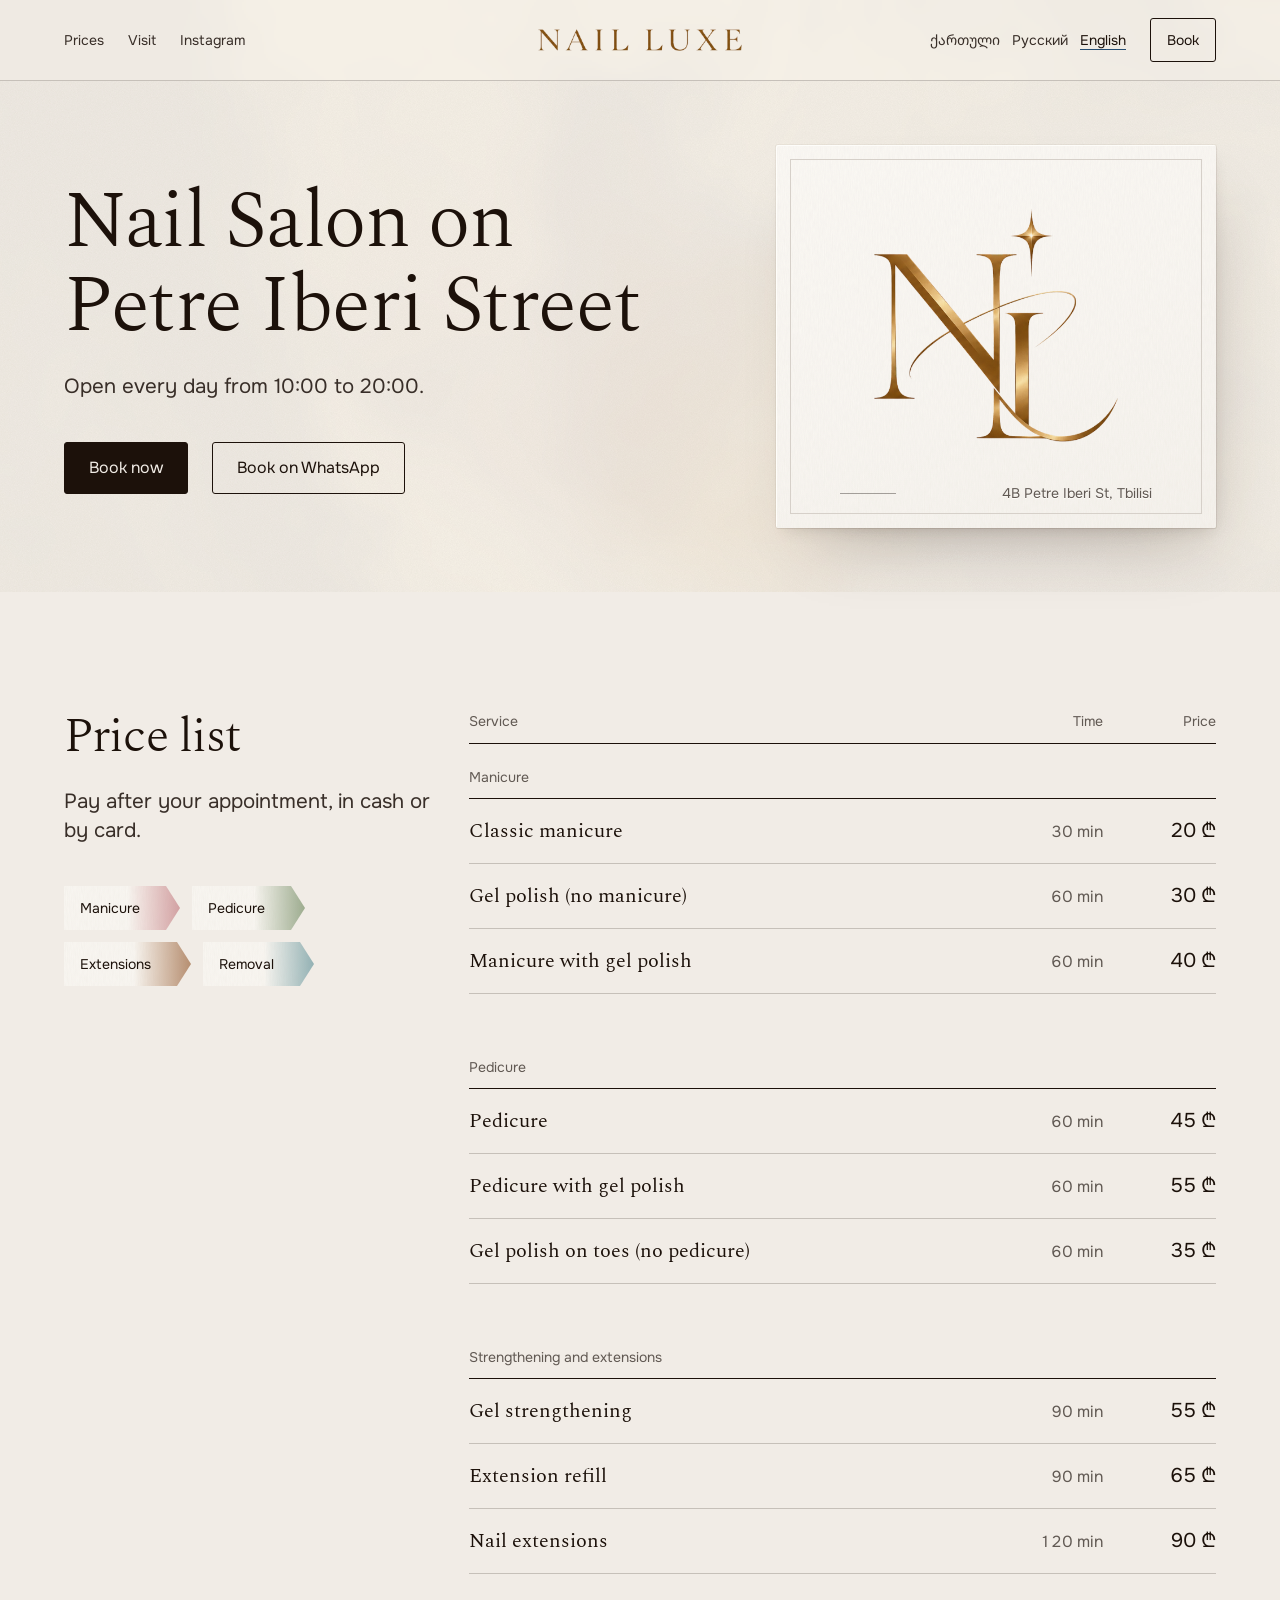
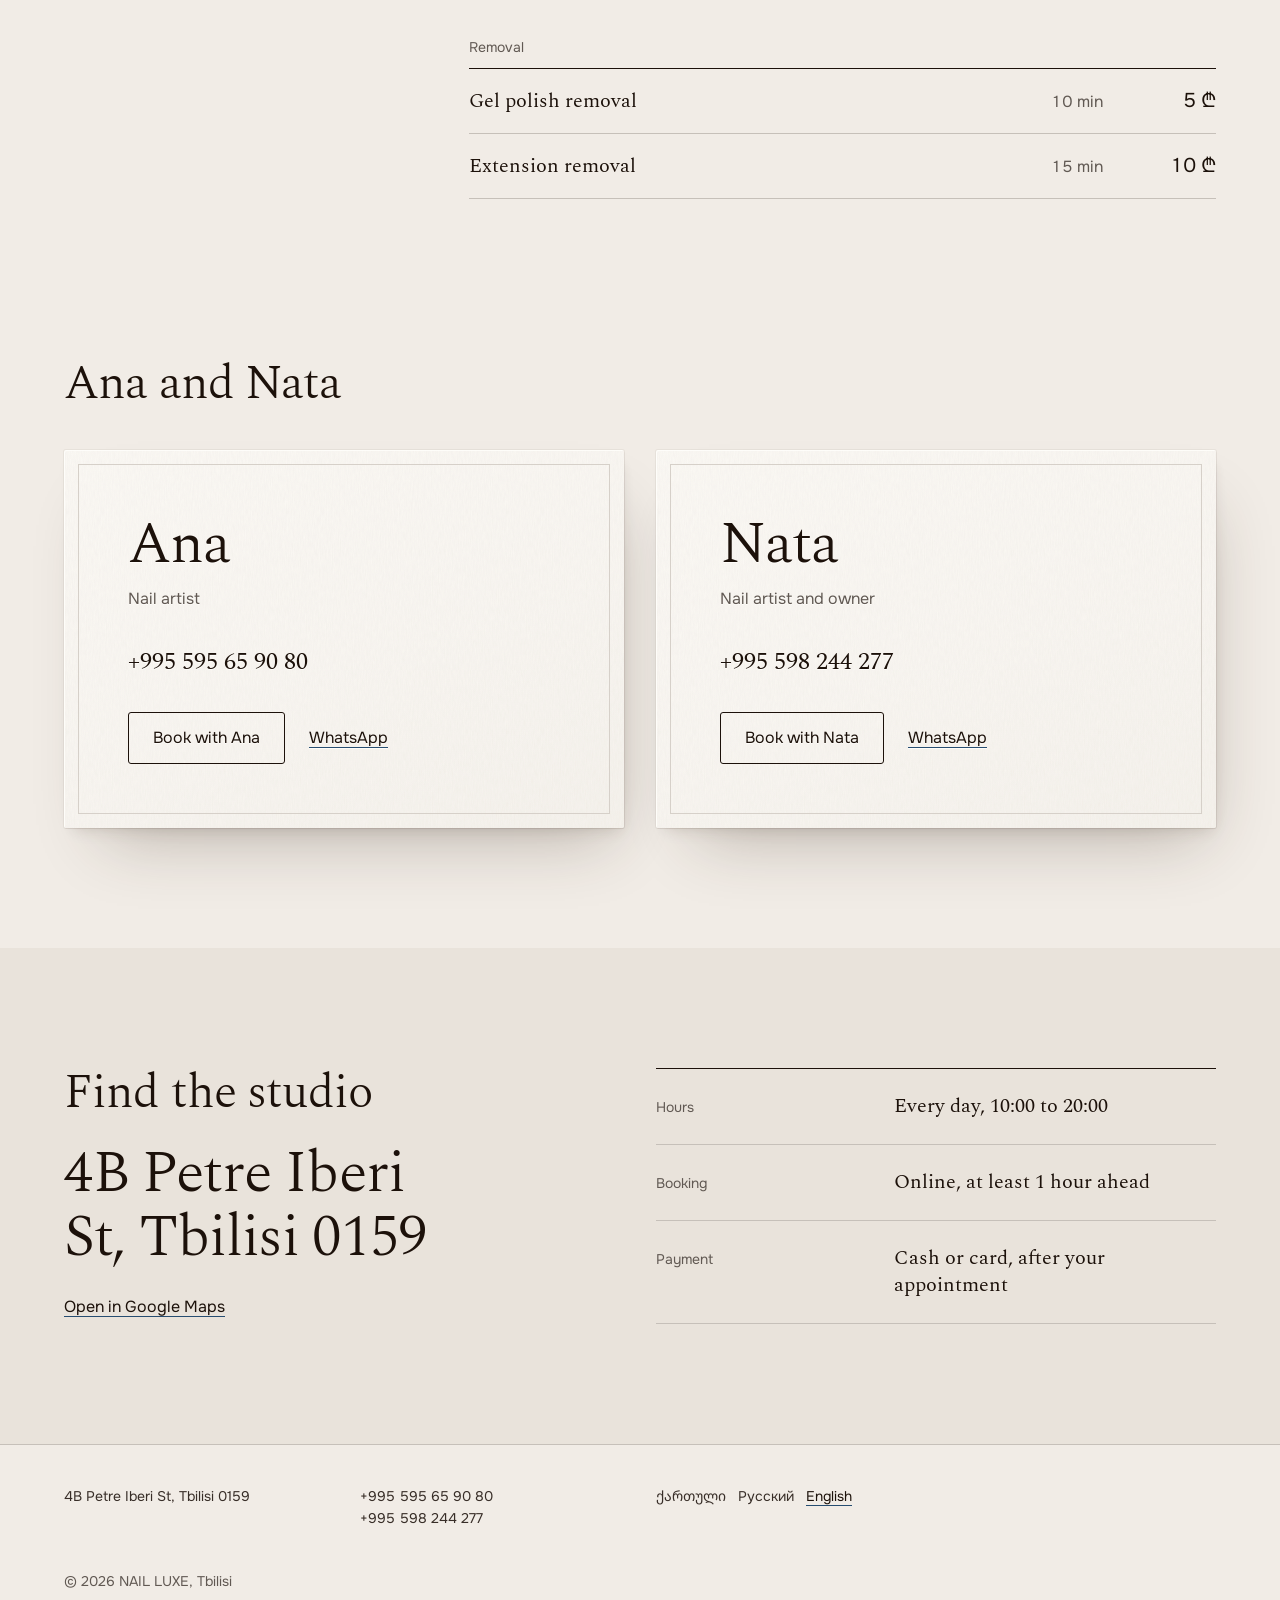
<file: site/index.html>
<!doctype html>
<html lang="ka">
<head>
<meta charset="utf-8">
<meta name="viewport" content="width=device-width, initial-scale=1">
<title>NAIL LUXE</title>
<link rel="canonical" href="https://kunstkameranika.github.io/nail_luxe/ka/">
<link rel="alternate" hreflang="ka" href="https://kunstkameranika.github.io/nail_luxe/ka/">
<link rel="alternate" hreflang="ru" href="https://kunstkameranika.github.io/nail_luxe/ru/">
<link rel="alternate" hreflang="en" href="https://kunstkameranika.github.io/nail_luxe/en/">
<link rel="alternate" hreflang="x-default" href="https://kunstkameranika.github.io/nail_luxe/">
<link rel="icon" href="assets/brand/icon-32.png" sizes="32x32">
<script>
(function () {
  var langs = ["ka","ru","en"], pick = "ka";
  var prefs = navigator.languages || [navigator.language || ""];
  for (var i = 0; i < prefs.length; i++) { var p = String(prefs[i]).slice(0, 2).toLowerCase(); if (langs.indexOf(p) > -1) { pick = p; break; } }
  location.replace(pick + "/");
})();
</script>
<style>body{font:16px/1.5 system-ui,sans-serif;margin:2rem}</style>
</head>
<body>
<p><a href="ka/">ქართული</a><br><a href="ru/">Русский</a><br><a href="en/">English</a></p>
</body>
</html>
</file>
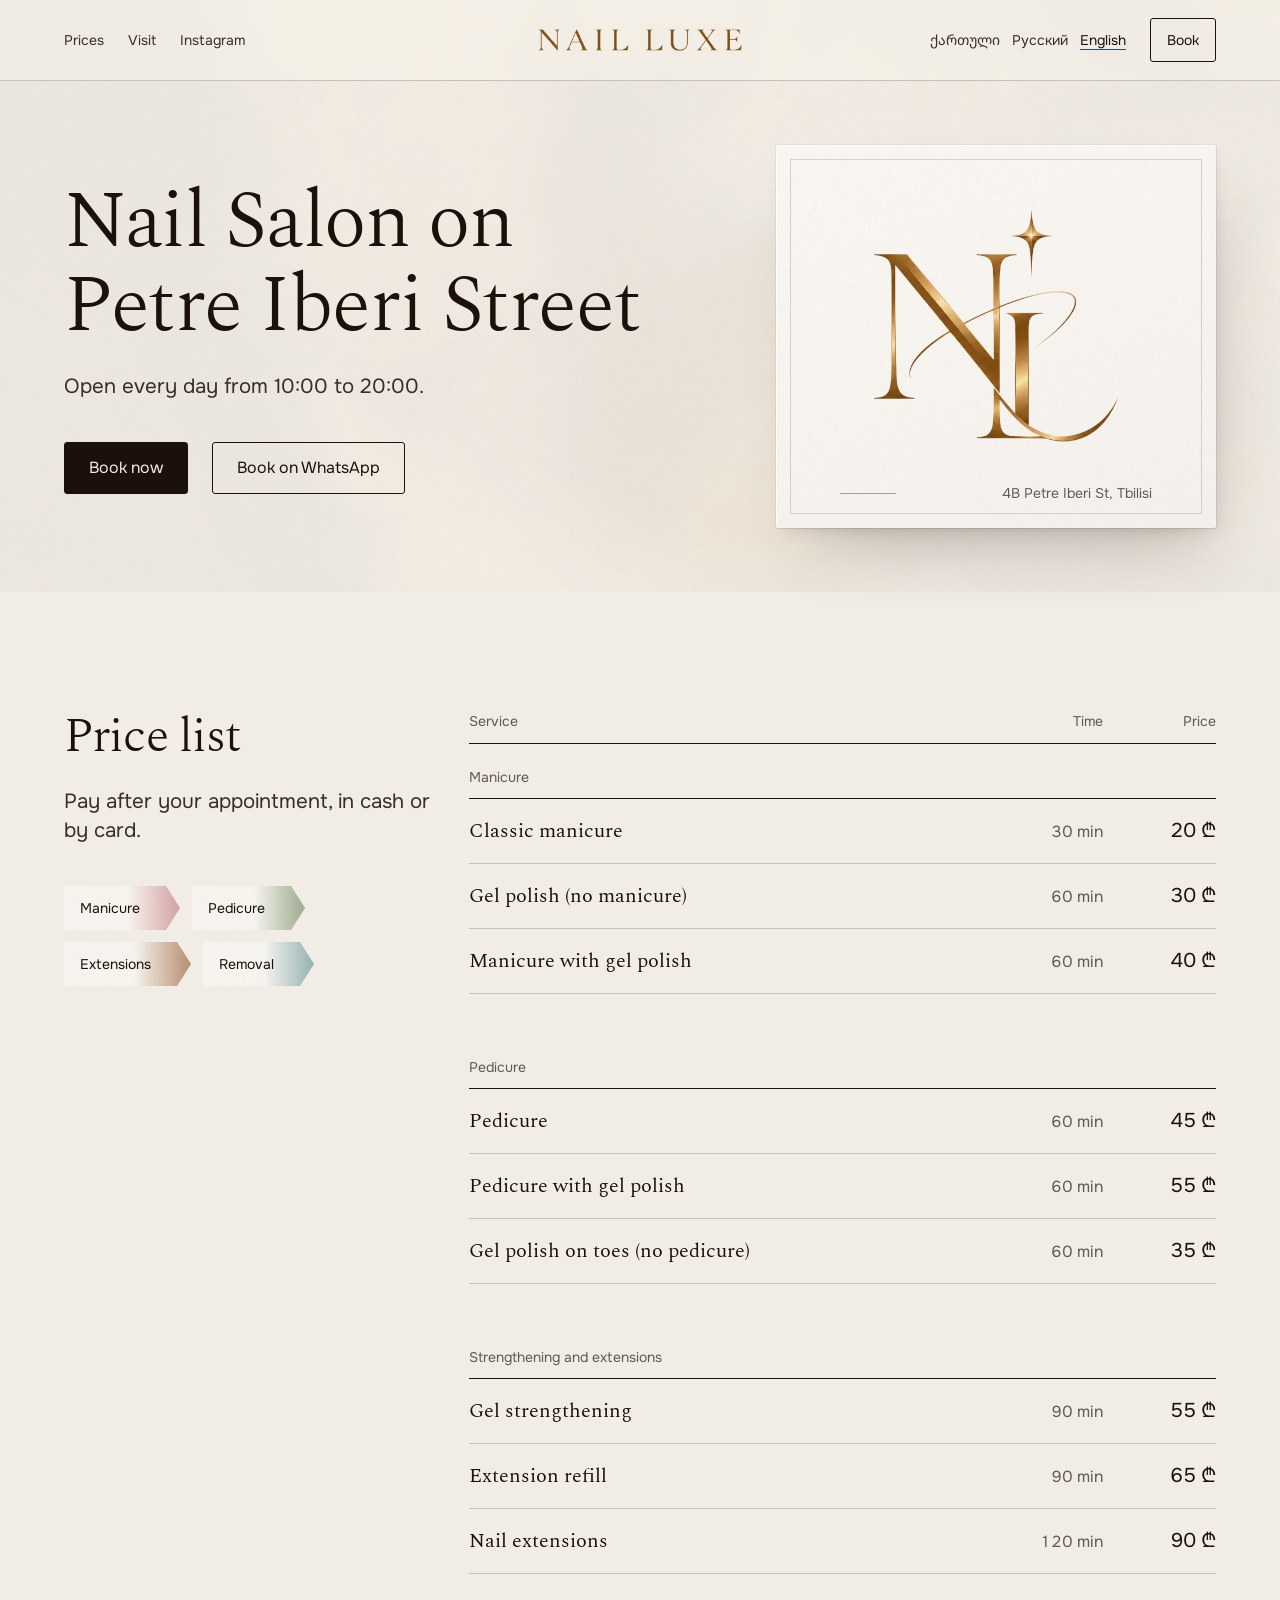
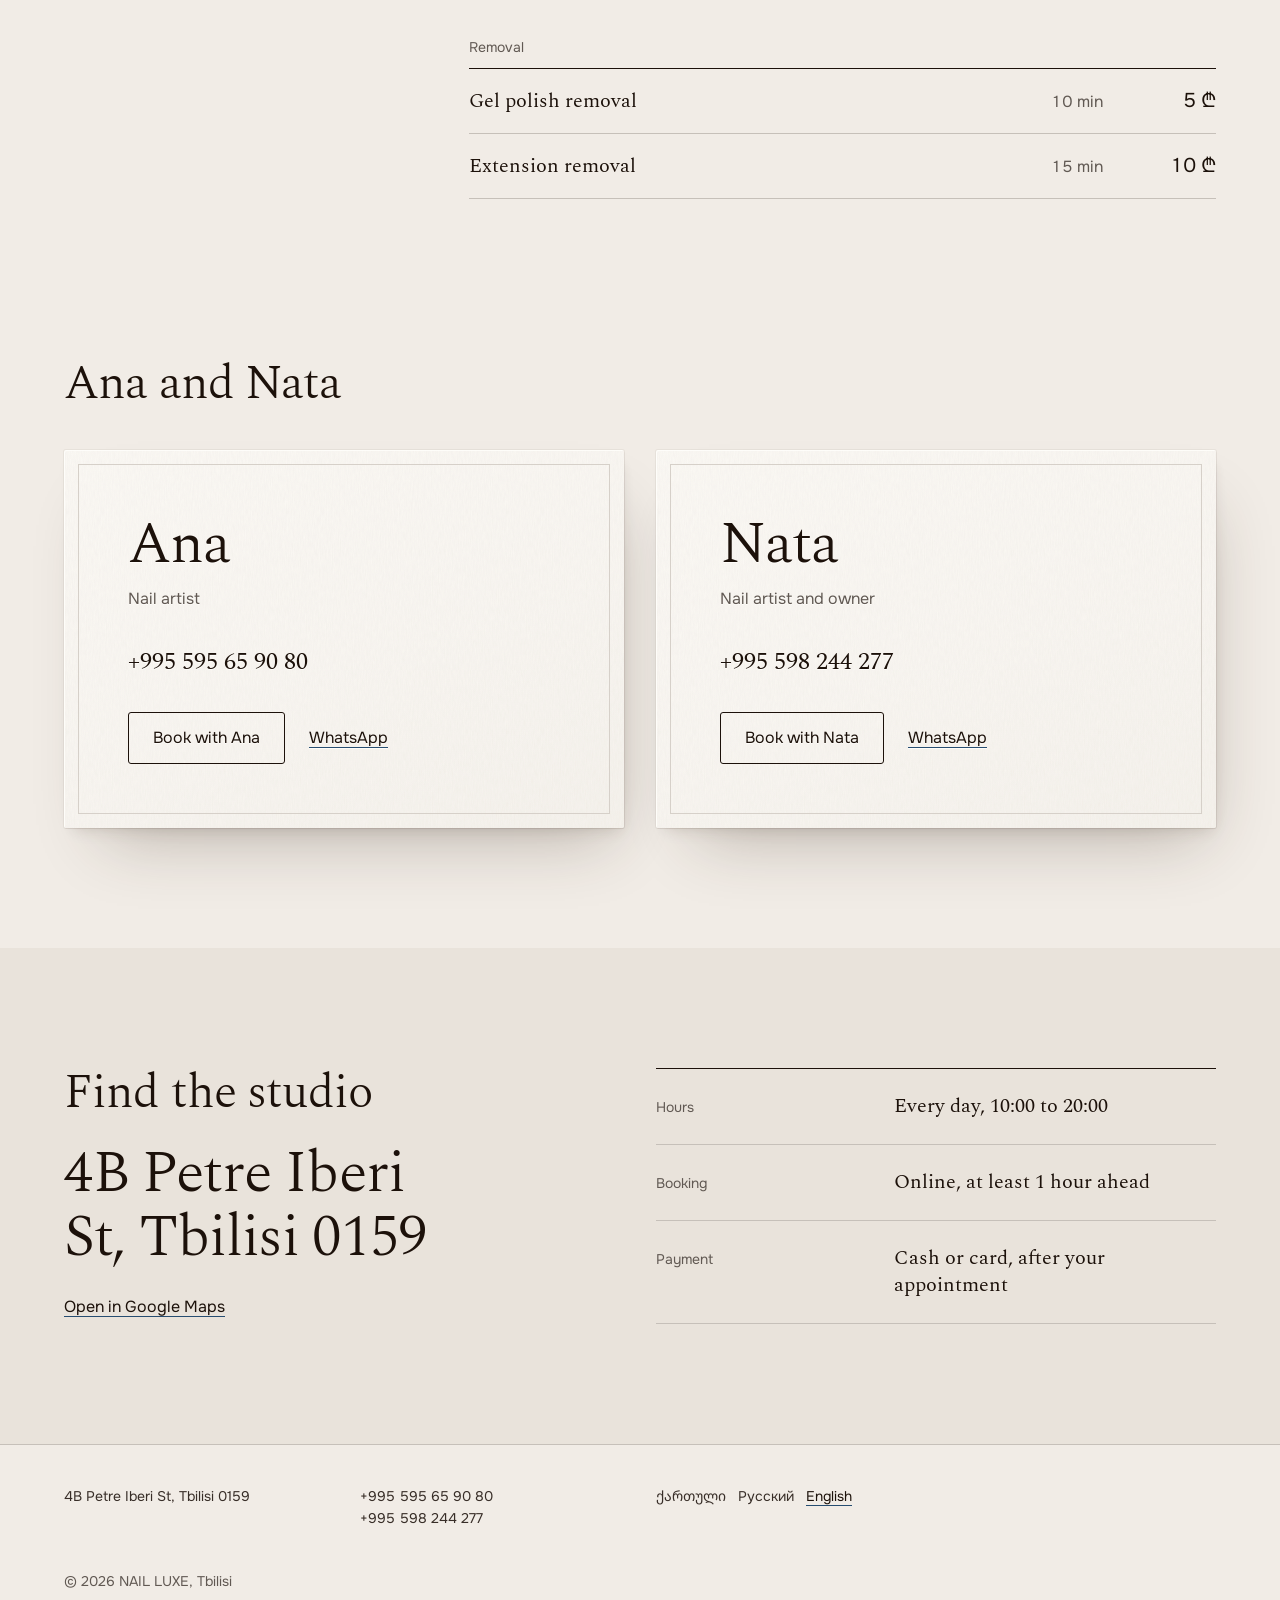
<file: site/en/index.html>
<!doctype html>
<html lang="en">
<head>
<meta charset="utf-8">
<meta name="viewport" content="width=device-width, initial-scale=1, viewport-fit=cover">
<title>NAIL LUXE: manicure and pedicure in Tbilisi</title>
<meta name="description" content="Manicure, pedicure, gel polish and nail extensions at 4B Petre Iberi St, Tbilisi. Open every day 10:00–20:00. Book online.">
<link rel="canonical" href="https://kunstkameranika.github.io/nail_luxe/en/">
<link rel="alternate" hreflang="ka" href="https://kunstkameranika.github.io/nail_luxe/ka/">
<link rel="alternate" hreflang="ru" href="https://kunstkameranika.github.io/nail_luxe/ru/">
<link rel="alternate" hreflang="en" href="https://kunstkameranika.github.io/nail_luxe/en/">
<link rel="alternate" hreflang="x-default" href="https://kunstkameranika.github.io/nail_luxe/">
<meta property="og:type" content="website">
<meta property="og:title" content="NAIL LUXE: manicure and pedicure in Tbilisi">
<meta property="og:description" content="Manicure, pedicure, gel polish and nail extensions at 4B Petre Iberi St, Tbilisi. Open every day 10:00–20:00. Book online.">
<meta property="og:image" content="https://kunstkameranika.github.io/nail_luxe/assets/brand/icon-512.png">
<meta property="og:locale" content="en_US">
<meta name="theme-color" content="#efe9e2">
<link rel="icon" href="../assets/brand/icon-32.png" sizes="32x32">
<link rel="apple-touch-icon" href="../assets/brand/icon-180.png">
<link rel="preconnect" href="https://fonts.googleapis.com">
<link rel="preconnect" href="https://fonts.gstatic.com" crossorigin>
<link rel="stylesheet" href="https://fonts.googleapis.com/css2?family=Onest:wght@400&family=Spectral:wght@300;400&display=swap">
<link rel="stylesheet" href="https://fonts.googleapis.com/css2?family=Noto+Sans+Georgian:wght@400&text=%E1%83%A5%E1%83%90%E1%83%A0%E1%83%97%E1%83%A3%E1%83%9A%E1%83%98&display=swap">
<link rel="stylesheet" href="../assets/css/site.css">
<script type="application/ld+json">{"@context":"https://schema.org","@type":"NailSalon","name":"NAIL LUXE","url":"https://kunstkameranika.github.io/nail_luxe/en/","image":"https://kunstkameranika.github.io/nail_luxe/assets/brand/icon-512.png","telephone":"+995598244277","priceRange":"5–90 GEL","paymentAccepted":"Cash, Credit Card","currenciesAccepted":"GEL","address":{"@type":"PostalAddress","streetAddress":"4B Petre Iberi St","addressLocality":"Tbilisi","postalCode":"0159","addressCountry":"GE"},"openingHoursSpecification":[{"@type":"OpeningHoursSpecification","dayOfWeek":["Monday","Tuesday","Wednesday","Thursday","Friday","Saturday","Sunday"],"opens":"10:00","closes":"20:00"}]}</script>
</head>
<body class="lang-en">
<canvas class="air" aria-hidden="true"></canvas>
<header class="mast">
  <div class="container mast-row">
    <nav class="mast-links" aria-label="NAIL LUXE">
      <a href="#prices">Prices</a>
      <a href="#visit">Visit</a>
      <a href="#" data-pending="instagram">Instagram</a>
    </nav>
    <a class="mast-mark" href="./" aria-label="NAIL LUXE"><img src="../assets/brand/wordmark.webp" width="1291" height="139" alt="NAIL LUXE"></a>
    <div class="mast-end">
      <nav class="langs" aria-label="Language"><a href="../ka/" lang="ka" hreflang="ka">ქართული</a><a href="../ru/" lang="ru" hreflang="ru">Русский</a><a href="../en/" aria-current="page" lang="en">English</a></nav>
      <a class="btn btn--small" href="#" data-pending="fresha">Book</a>
    </div>
  </div>
</header>

<main>
  <section class="hero air-zone">
    <div class="container hero-grid">
      <div class="hero-text">
        <h1>Nail Salon on Petre Iberi Street</h1>
        <p class="lead">Open every day from 10:00 to 20:00.</p>
        <div class="hero-actions">
          <a class="btn btn--primary" href="#" data-pending="fresha">Book now</a>
          <a class="btn" href="https://wa.me/995598244277?text=Hello!%20I'd%20like%20to%20book%20at%20Nail%20Luxe." target="_blank" rel="noopener">Book on WhatsApp</a>
        </div>
      </div>
      <figure class="print stock">
        <img src="../assets/brand/monogram.webp" width="863" height="826" alt="NAIL LUXE" fetchpriority="high">
        <figcaption><span class="pencil" aria-hidden="true"></span>4B Petre Iberi St, Tbilisi</figcaption>
      </figure>
    </div>
  </section>

  <section class="prices" id="prices">
    <div class="container prices-grid">
      <div class="prices-head">
        <h2>Price list</h2>
        <p class="lead">Pay after your appointment, in cash or by card.</p>
        <div class="rail" aria-hidden="false"><a class="strip" href="#g-hands" style="--stain: var(--stain-1)">Manicure</a><a class="strip" href="#g-feet" style="--stain: var(--stain-2)">Pedicure</a><a class="strip" href="#g-build" style="--stain: var(--stain-3)">Extensions</a><a class="strip" href="#g-off" style="--stain: var(--stain-4)">Removal</a></div>
      </div>
      <table class="menu">
        <caption class="visually-hidden">Price list</caption>
        <thead><tr><th scope="col">Service</th><th scope="col" class="num">Time</th><th scope="col" class="num">Price</th></tr></thead>
      <tbody id="g-hands">
        <tr class="group"><th scope="rowgroup" colspan="3">Manicure</th></tr>
        <tr><th scope="row">Classic manicure</th><td class="num">30 min</td><td class="num price">20 ₾</td></tr>
        <tr><th scope="row">Gel polish (no manicure)</th><td class="num">60 min</td><td class="num price">30 ₾</td></tr>
        <tr><th scope="row">Manicure with gel polish</th><td class="num">60 min</td><td class="num price">40 ₾</td></tr>
      </tbody>
      <tbody id="g-feet">
        <tr class="group"><th scope="rowgroup" colspan="3">Pedicure</th></tr>
        <tr><th scope="row">Pedicure</th><td class="num">60 min</td><td class="num price">45 ₾</td></tr>
        <tr><th scope="row">Pedicure with gel polish</th><td class="num">60 min</td><td class="num price">55 ₾</td></tr>
        <tr><th scope="row">Gel polish on toes (no pedicure)</th><td class="num">60 min</td><td class="num price">35 ₾</td></tr>
      </tbody>
      <tbody id="g-build">
        <tr class="group"><th scope="rowgroup" colspan="3">Strengthening and extensions</th></tr>
        <tr><th scope="row">Gel strengthening</th><td class="num">90 min</td><td class="num price">55 ₾</td></tr>
        <tr><th scope="row">Extension refill</th><td class="num">90 min</td><td class="num price">65 ₾</td></tr>
        <tr><th scope="row">Nail extensions</th><td class="num">120 min</td><td class="num price">90 ₾</td></tr>
      </tbody>
      <tbody id="g-off">
        <tr class="group"><th scope="rowgroup" colspan="3">Removal</th></tr>
        <tr><th scope="row">Gel polish removal</th><td class="num">10 min</td><td class="num price">5 ₾</td></tr>
        <tr><th scope="row">Extension removal</th><td class="num">15 min</td><td class="num price">10 ₾</td></tr>
      </tbody>
      </table>
    </div>
  </section>

  <section class="artists" id="artists">
    <div class="container">
      <h2 class="artists-head">Ana and Nata</h2>
      <div class="artist-grid">
      <article class="artist stock">
        <h3>Ana</h3>
        <p class="role">Nail artist</p>
        <p class="phone"><a href="tel:+995595659080">+995 595 65 90 80</a></p>
        <div class="artist-actions">
          <a class="btn" href="#" data-pending="fresha">Book with Ana</a>
          <a class="link" href="https://wa.me/995595659080?text=Hello!%20I'd%20like%20to%20book%20at%20Nail%20Luxe." target="_blank" rel="noopener">WhatsApp</a>
        </div>
      </article>
      <article class="artist stock">
        <h3>Nata</h3>
        <p class="role">Nail artist and owner</p>
        <p class="phone"><a href="tel:+995598244277">+995 598 244 277</a></p>
        <div class="artist-actions">
          <a class="btn" href="#" data-pending="fresha">Book with Nata</a>
          <a class="link" href="https://wa.me/995598244277?text=Hello!%20I'd%20like%20to%20book%20at%20Nail%20Luxe." target="_blank" rel="noopener">WhatsApp</a>
        </div>
      </article>
      </div>
    </div>
  </section>

  <section class="visit" id="visit">
    <div class="container visit-grid">
      <div>
        <h2>Find the studio</h2>
        <p class="address">4B Petre Iberi St, Tbilisi 0159</p>
        <p><a class="link" href="https://www.google.com/maps/search/?api=1&amp;query=4B+Petre+Iberi+St,+Tbilisi+0159,+Georgia" target="_blank" rel="noopener">Open in Google Maps</a></p>
      </div>
      <dl class="ruled">
        <div><dt>Hours</dt><dd>Every day, 10:00 to 20:00</dd></div>
        <div><dt>Booking</dt><dd>Online, at least 1 hour ahead</dd></div>
        <div><dt>Payment</dt><dd>Cash or card, after your appointment</dd></div>
      </dl>
    </div>
  </section>

</main>

<footer class="foot">
  <div class="container">
    <div class="foot-row">
      <p>4B Petre Iberi St, Tbilisi 0159</p>
      <p><a href="tel:+995595659080">+995 595 65 90 80</a><br><a href="tel:+995598244277">+995 598 244 277</a></p>
      <nav class="langs" aria-label="Language"><a href="../ka/" lang="ka" hreflang="ka">ქართული</a><a href="../ru/" lang="ru" hreflang="ru">Русский</a><a href="../en/" aria-current="page" lang="en">English</a></nav>
      
    </div>
    <p class="legal">© 2026 NAIL LUXE, Tbilisi</p>
  </div>
</footer>
<script src="../assets/js/air.js" defer></script>
</body>
</html>
</file>
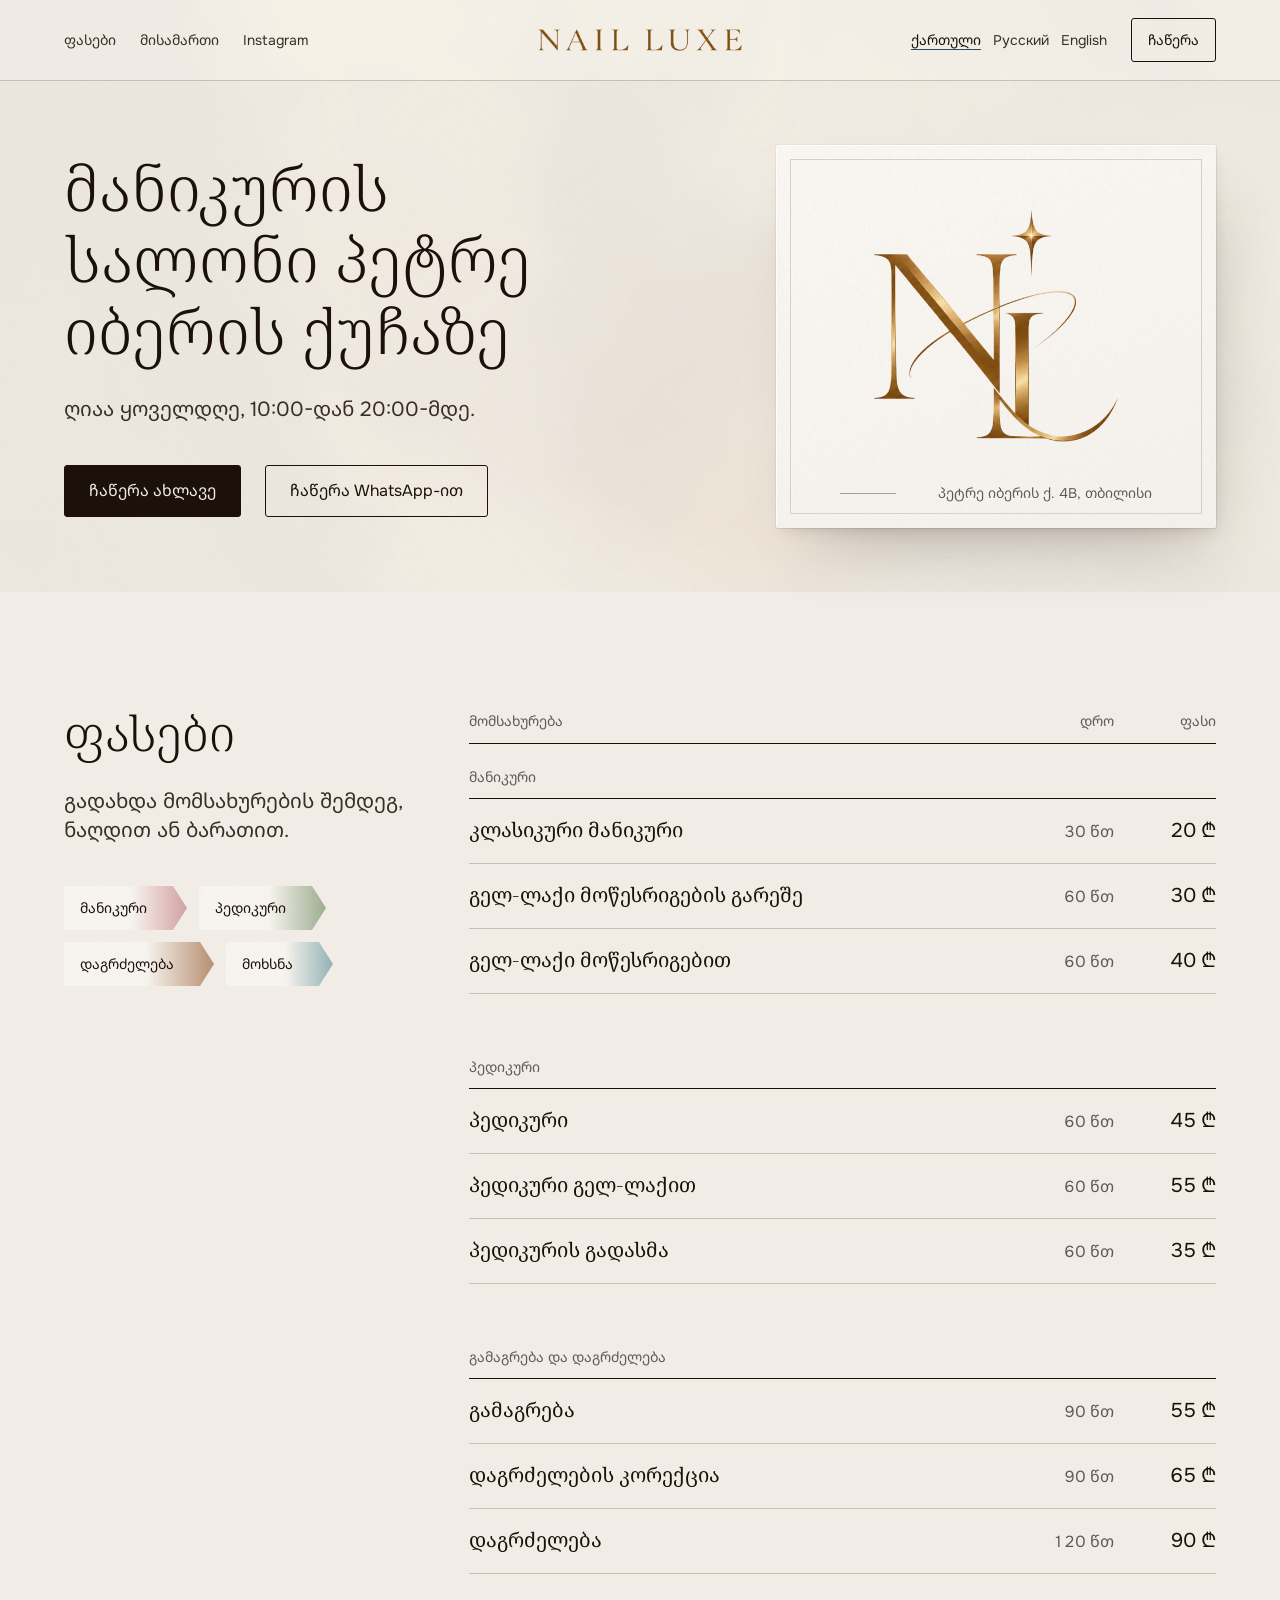
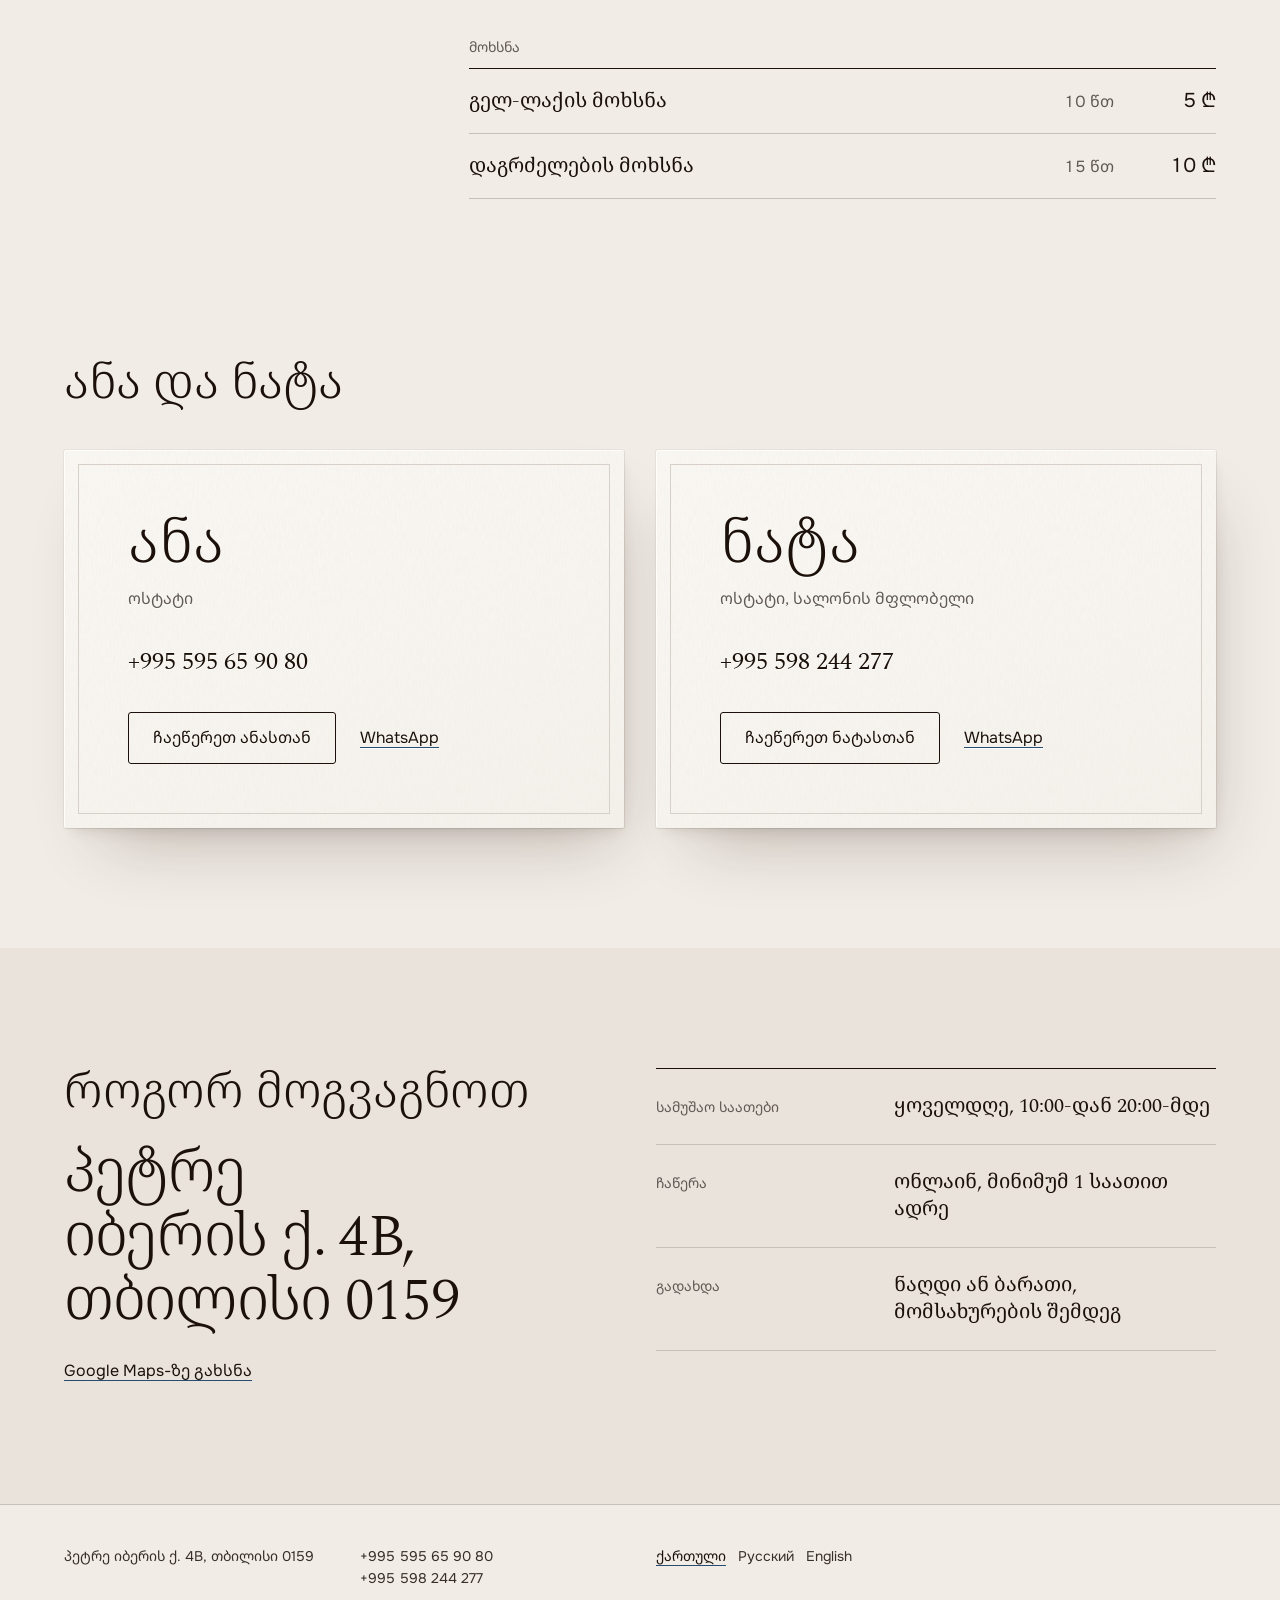
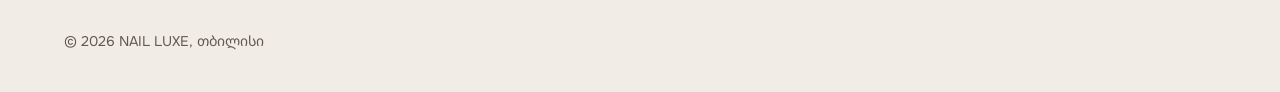
<file: site/ka/index.html>
<!doctype html>
<html lang="ka">
<head>
<meta charset="utf-8">
<meta name="viewport" content="width=device-width, initial-scale=1, viewport-fit=cover">
<title>NAIL LUXE: მანიკური და პედიკური თბილისში</title>
<meta name="description" content="მანიკური, პედიკური, გელ-ლაქი და დაგრძელება პეტრე იბერის ქ. 4B-ში, თბილისი. ყოველდღე 10:00–20:00. ონლაინ ჩაწერა.">
<link rel="canonical" href="https://kunstkameranika.github.io/nail_luxe/ka/">
<link rel="alternate" hreflang="ka" href="https://kunstkameranika.github.io/nail_luxe/ka/">
<link rel="alternate" hreflang="ru" href="https://kunstkameranika.github.io/nail_luxe/ru/">
<link rel="alternate" hreflang="en" href="https://kunstkameranika.github.io/nail_luxe/en/">
<link rel="alternate" hreflang="x-default" href="https://kunstkameranika.github.io/nail_luxe/">
<meta property="og:type" content="website">
<meta property="og:title" content="NAIL LUXE: მანიკური და პედიკური თბილისში">
<meta property="og:description" content="მანიკური, პედიკური, გელ-ლაქი და დაგრძელება პეტრე იბერის ქ. 4B-ში, თბილისი. ყოველდღე 10:00–20:00. ონლაინ ჩაწერა.">
<meta property="og:image" content="https://kunstkameranika.github.io/nail_luxe/assets/brand/icon-512.png">
<meta property="og:locale" content="ka_GE">
<meta name="theme-color" content="#efe9e2">
<link rel="icon" href="../assets/brand/icon-32.png" sizes="32x32">
<link rel="apple-touch-icon" href="../assets/brand/icon-180.png">
<link rel="preconnect" href="https://fonts.googleapis.com">
<link rel="preconnect" href="https://fonts.gstatic.com" crossorigin>
<link rel="stylesheet" href="https://fonts.googleapis.com/css2?family=Onest:wght@400&family=Spectral:wght@300;400&display=swap">
<link rel="stylesheet" href="https://fonts.googleapis.com/css2?family=Noto+Sans+Georgian:wght@400&family=Noto+Serif+Georgian:wght@300;400&display=swap">
<link rel="stylesheet" href="../assets/css/site.css">
<script type="application/ld+json">{"@context":"https://schema.org","@type":"NailSalon","name":"NAIL LUXE","url":"https://kunstkameranika.github.io/nail_luxe/ka/","image":"https://kunstkameranika.github.io/nail_luxe/assets/brand/icon-512.png","telephone":"+995598244277","priceRange":"5–90 GEL","paymentAccepted":"Cash, Credit Card","currenciesAccepted":"GEL","address":{"@type":"PostalAddress","streetAddress":"4B Petre Iberi St","addressLocality":"Tbilisi","postalCode":"0159","addressCountry":"GE"},"openingHoursSpecification":[{"@type":"OpeningHoursSpecification","dayOfWeek":["Monday","Tuesday","Wednesday","Thursday","Friday","Saturday","Sunday"],"opens":"10:00","closes":"20:00"}]}</script>
</head>
<body class="lang-ka">
<canvas class="air" aria-hidden="true"></canvas>
<header class="mast">
  <div class="container mast-row">
    <nav class="mast-links" aria-label="NAIL LUXE">
      <a href="#prices">ფასები</a>
      <a href="#visit">მისამართი</a>
      <a href="#" data-pending="instagram">Instagram</a>
    </nav>
    <a class="mast-mark" href="./" aria-label="NAIL LUXE"><img src="../assets/brand/wordmark.webp" width="1291" height="139" alt="NAIL LUXE"></a>
    <div class="mast-end">
      <nav class="langs" aria-label="ენა"><a href="../ka/" aria-current="page" lang="ka">ქართული</a><a href="../ru/" lang="ru" hreflang="ru">Русский</a><a href="../en/" lang="en" hreflang="en">English</a></nav>
      <a class="btn btn--small" href="#" data-pending="fresha">ჩაწერა</a>
    </div>
  </div>
</header>

<main>
  <section class="hero air-zone">
    <div class="container hero-grid">
      <div class="hero-text">
        <h1>მანიკურის სალონი პეტრე იბერის ქუჩაზე</h1>
        <p class="lead">ღიაა ყოველდღე, 10:00-დან 20:00-მდე.</p>
        <div class="hero-actions">
          <a class="btn btn--primary" href="#" data-pending="fresha">ჩაწერა ახლავე</a>
          <a class="btn" href="https://wa.me/995598244277?text=%E1%83%92%E1%83%90%E1%83%9B%E1%83%90%E1%83%A0%E1%83%AF%E1%83%9D%E1%83%91%E1%83%90!%20%E1%83%9B%E1%83%98%E1%83%9C%E1%83%93%E1%83%90%20%E1%83%A9%E1%83%90%E1%83%AC%E1%83%94%E1%83%A0%E1%83%90%20Nail%20Luxe-%E1%83%A8%E1%83%98." target="_blank" rel="noopener">ჩაწერა WhatsApp-ით</a>
        </div>
      </div>
      <figure class="print stock">
        <img src="../assets/brand/monogram.webp" width="863" height="826" alt="NAIL LUXE" fetchpriority="high">
        <figcaption><span class="pencil" aria-hidden="true"></span>პეტრე იბერის ქ. 4B, თბილისი</figcaption>
      </figure>
    </div>
  </section>

  <section class="prices" id="prices">
    <div class="container prices-grid">
      <div class="prices-head">
        <h2>ფასები</h2>
        <p class="lead">გადახდა მომსახურების შემდეგ, ნაღდით ან ბარათით.</p>
        <div class="rail" aria-hidden="false"><a class="strip" href="#g-hands" style="--stain: var(--stain-1)">მანიკური</a><a class="strip" href="#g-feet" style="--stain: var(--stain-2)">პედიკური</a><a class="strip" href="#g-build" style="--stain: var(--stain-3)">დაგრძელება</a><a class="strip" href="#g-off" style="--stain: var(--stain-4)">მოხსნა</a></div>
      </div>
      <table class="menu">
        <caption class="visually-hidden">ფასები</caption>
        <thead><tr><th scope="col">მომსახურება</th><th scope="col" class="num">დრო</th><th scope="col" class="num">ფასი</th></tr></thead>
      <tbody id="g-hands">
        <tr class="group"><th scope="rowgroup" colspan="3">მანიკური</th></tr>
        <tr><th scope="row">კლასიკური მანიკური</th><td class="num">30 წთ</td><td class="num price">20 ₾</td></tr>
        <tr><th scope="row">გელ-ლაქი მოწესრიგების გარეშე</th><td class="num">60 წთ</td><td class="num price">30 ₾</td></tr>
        <tr><th scope="row">გელ-ლაქი მოწესრიგებით</th><td class="num">60 წთ</td><td class="num price">40 ₾</td></tr>
      </tbody>
      <tbody id="g-feet">
        <tr class="group"><th scope="rowgroup" colspan="3">პედიკური</th></tr>
        <tr><th scope="row">პედიკური</th><td class="num">60 წთ</td><td class="num price">45 ₾</td></tr>
        <tr><th scope="row">პედიკური გელ-ლაქით</th><td class="num">60 წთ</td><td class="num price">55 ₾</td></tr>
        <tr><th scope="row">პედიკურის გადასმა</th><td class="num">60 წთ</td><td class="num price">35 ₾</td></tr>
      </tbody>
      <tbody id="g-build">
        <tr class="group"><th scope="rowgroup" colspan="3">გამაგრება და დაგრძელება</th></tr>
        <tr><th scope="row">გამაგრება</th><td class="num">90 წთ</td><td class="num price">55 ₾</td></tr>
        <tr><th scope="row">დაგრძელების კორექცია</th><td class="num">90 წთ</td><td class="num price">65 ₾</td></tr>
        <tr><th scope="row">დაგრძელება</th><td class="num">120 წთ</td><td class="num price">90 ₾</td></tr>
      </tbody>
      <tbody id="g-off">
        <tr class="group"><th scope="rowgroup" colspan="3">მოხსნა</th></tr>
        <tr><th scope="row">გელ-ლაქის მოხსნა</th><td class="num">10 წთ</td><td class="num price">5 ₾</td></tr>
        <tr><th scope="row">დაგრძელების მოხსნა</th><td class="num">15 წთ</td><td class="num price">10 ₾</td></tr>
      </tbody>
      </table>
    </div>
  </section>

  <section class="artists" id="artists">
    <div class="container">
      <h2 class="artists-head">ანა და ნატა</h2>
      <div class="artist-grid">
      <article class="artist stock">
        <h3>ანა</h3>
        <p class="role">ოსტატი</p>
        <p class="phone"><a href="tel:+995595659080">+995 595 65 90 80</a></p>
        <div class="artist-actions">
          <a class="btn" href="#" data-pending="fresha">ჩაეწერეთ ანასთან</a>
          <a class="link" href="https://wa.me/995595659080?text=%E1%83%92%E1%83%90%E1%83%9B%E1%83%90%E1%83%A0%E1%83%AF%E1%83%9D%E1%83%91%E1%83%90!%20%E1%83%9B%E1%83%98%E1%83%9C%E1%83%93%E1%83%90%20%E1%83%A9%E1%83%90%E1%83%AC%E1%83%94%E1%83%A0%E1%83%90%20Nail%20Luxe-%E1%83%A8%E1%83%98." target="_blank" rel="noopener">WhatsApp</a>
        </div>
      </article>
      <article class="artist stock">
        <h3>ნატა</h3>
        <p class="role">ოსტატი, სალონის მფლობელი</p>
        <p class="phone"><a href="tel:+995598244277">+995 598 244 277</a></p>
        <div class="artist-actions">
          <a class="btn" href="#" data-pending="fresha">ჩაეწერეთ ნატასთან</a>
          <a class="link" href="https://wa.me/995598244277?text=%E1%83%92%E1%83%90%E1%83%9B%E1%83%90%E1%83%A0%E1%83%AF%E1%83%9D%E1%83%91%E1%83%90!%20%E1%83%9B%E1%83%98%E1%83%9C%E1%83%93%E1%83%90%20%E1%83%A9%E1%83%90%E1%83%AC%E1%83%94%E1%83%A0%E1%83%90%20Nail%20Luxe-%E1%83%A8%E1%83%98." target="_blank" rel="noopener">WhatsApp</a>
        </div>
      </article>
      </div>
    </div>
  </section>

  <section class="visit" id="visit">
    <div class="container visit-grid">
      <div>
        <h2>როგორ მოგვაგნოთ</h2>
        <p class="address">პეტრე იბერის ქ. 4B, თბილისი 0159</p>
        <p><a class="link" href="https://www.google.com/maps/search/?api=1&amp;query=4B+Petre+Iberi+St,+Tbilisi+0159,+Georgia" target="_blank" rel="noopener">Google Maps-ზე გახსნა</a></p>
      </div>
      <dl class="ruled">
        <div><dt>სამუშაო საათები</dt><dd>ყოველდღე, 10:00-დან 20:00-მდე</dd></div>
        <div><dt>ჩაწერა</dt><dd>ონლაინ, მინიმუმ 1 საათით ადრე</dd></div>
        <div><dt>გადახდა</dt><dd>ნაღდი ან ბარათი, მომსახურების შემდეგ</dd></div>
      </dl>
    </div>
  </section>

</main>

<footer class="foot">
  <div class="container">
    <div class="foot-row">
      <p>პეტრე იბერის ქ. 4B, თბილისი 0159</p>
      <p><a href="tel:+995595659080">+995 595 65 90 80</a><br><a href="tel:+995598244277">+995 598 244 277</a></p>
      <nav class="langs" aria-label="ენა"><a href="../ka/" aria-current="page" lang="ka">ქართული</a><a href="../ru/" lang="ru" hreflang="ru">Русский</a><a href="../en/" lang="en" hreflang="en">English</a></nav>
      
    </div>
    <p class="legal">© 2026 NAIL LUXE, თბილისი</p>
  </div>
</footer>
<script src="../assets/js/air.js" defer></script>
</body>
</html>
</file>
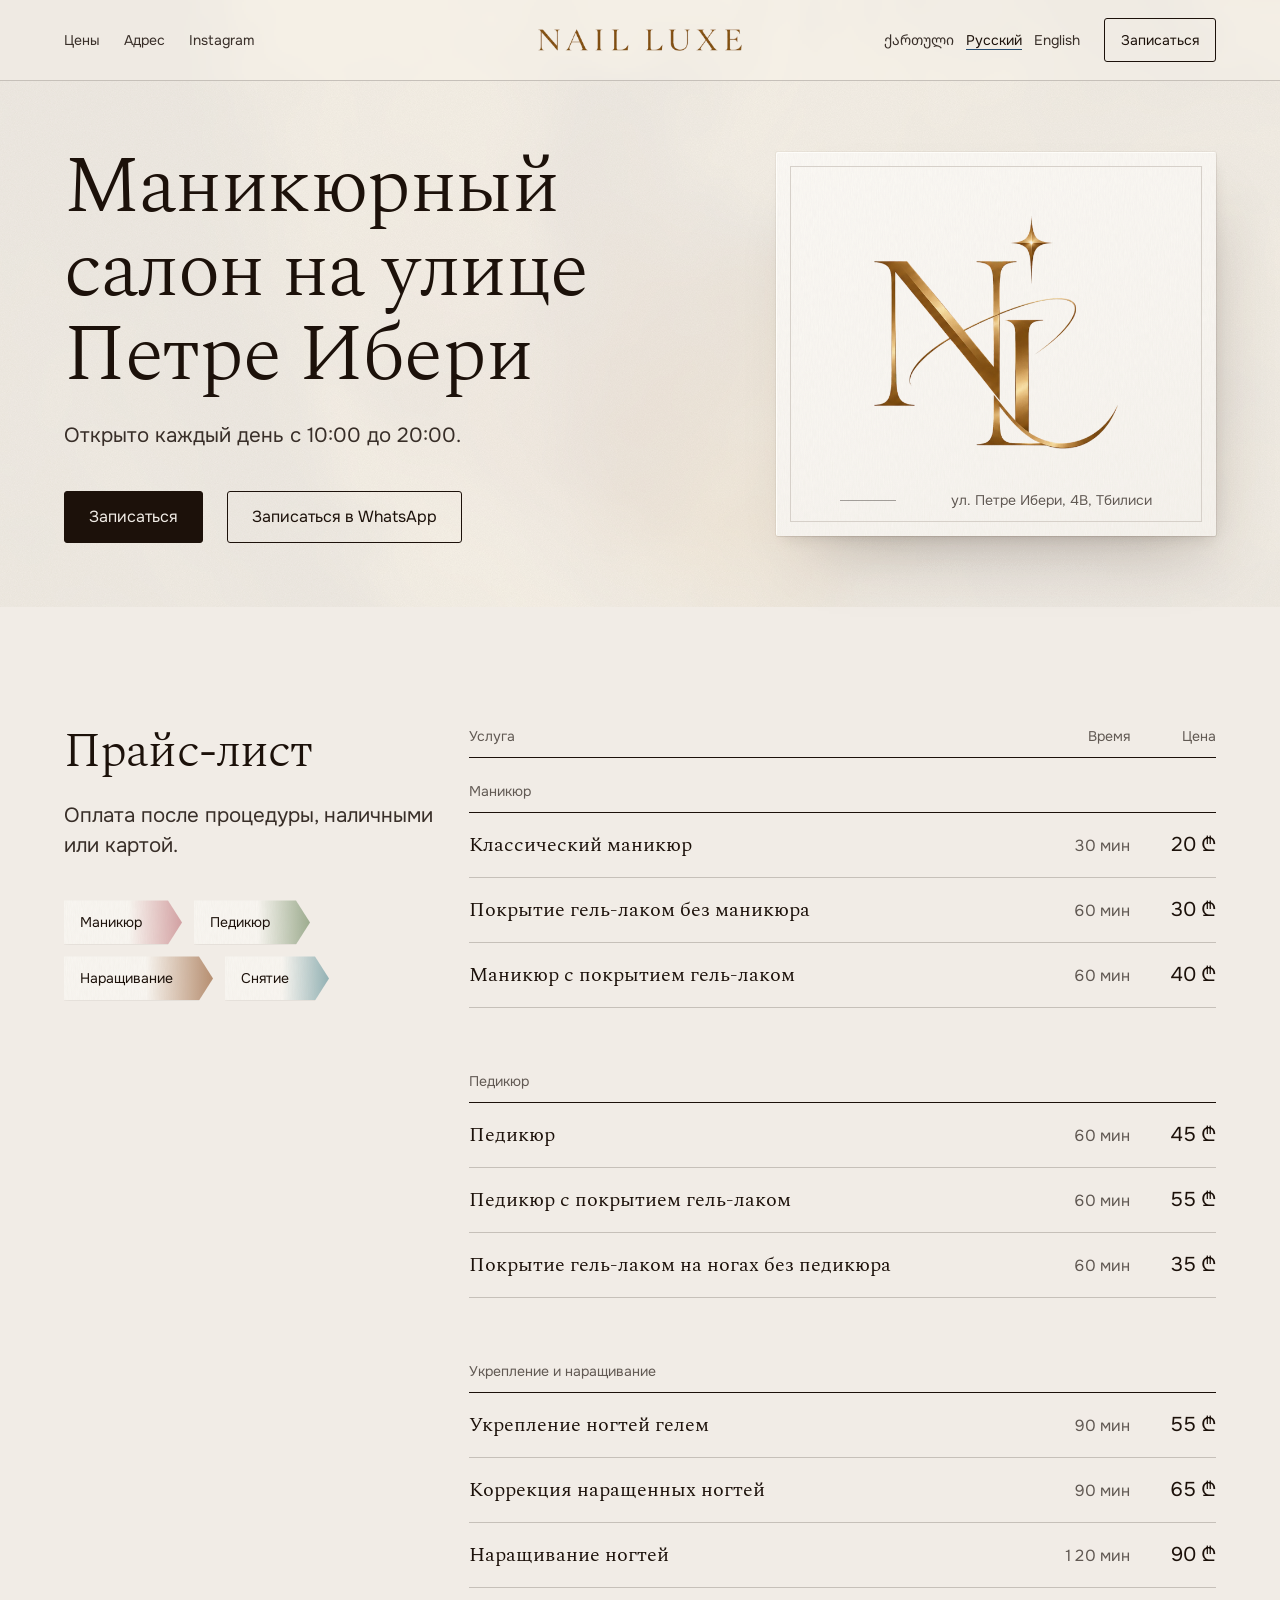
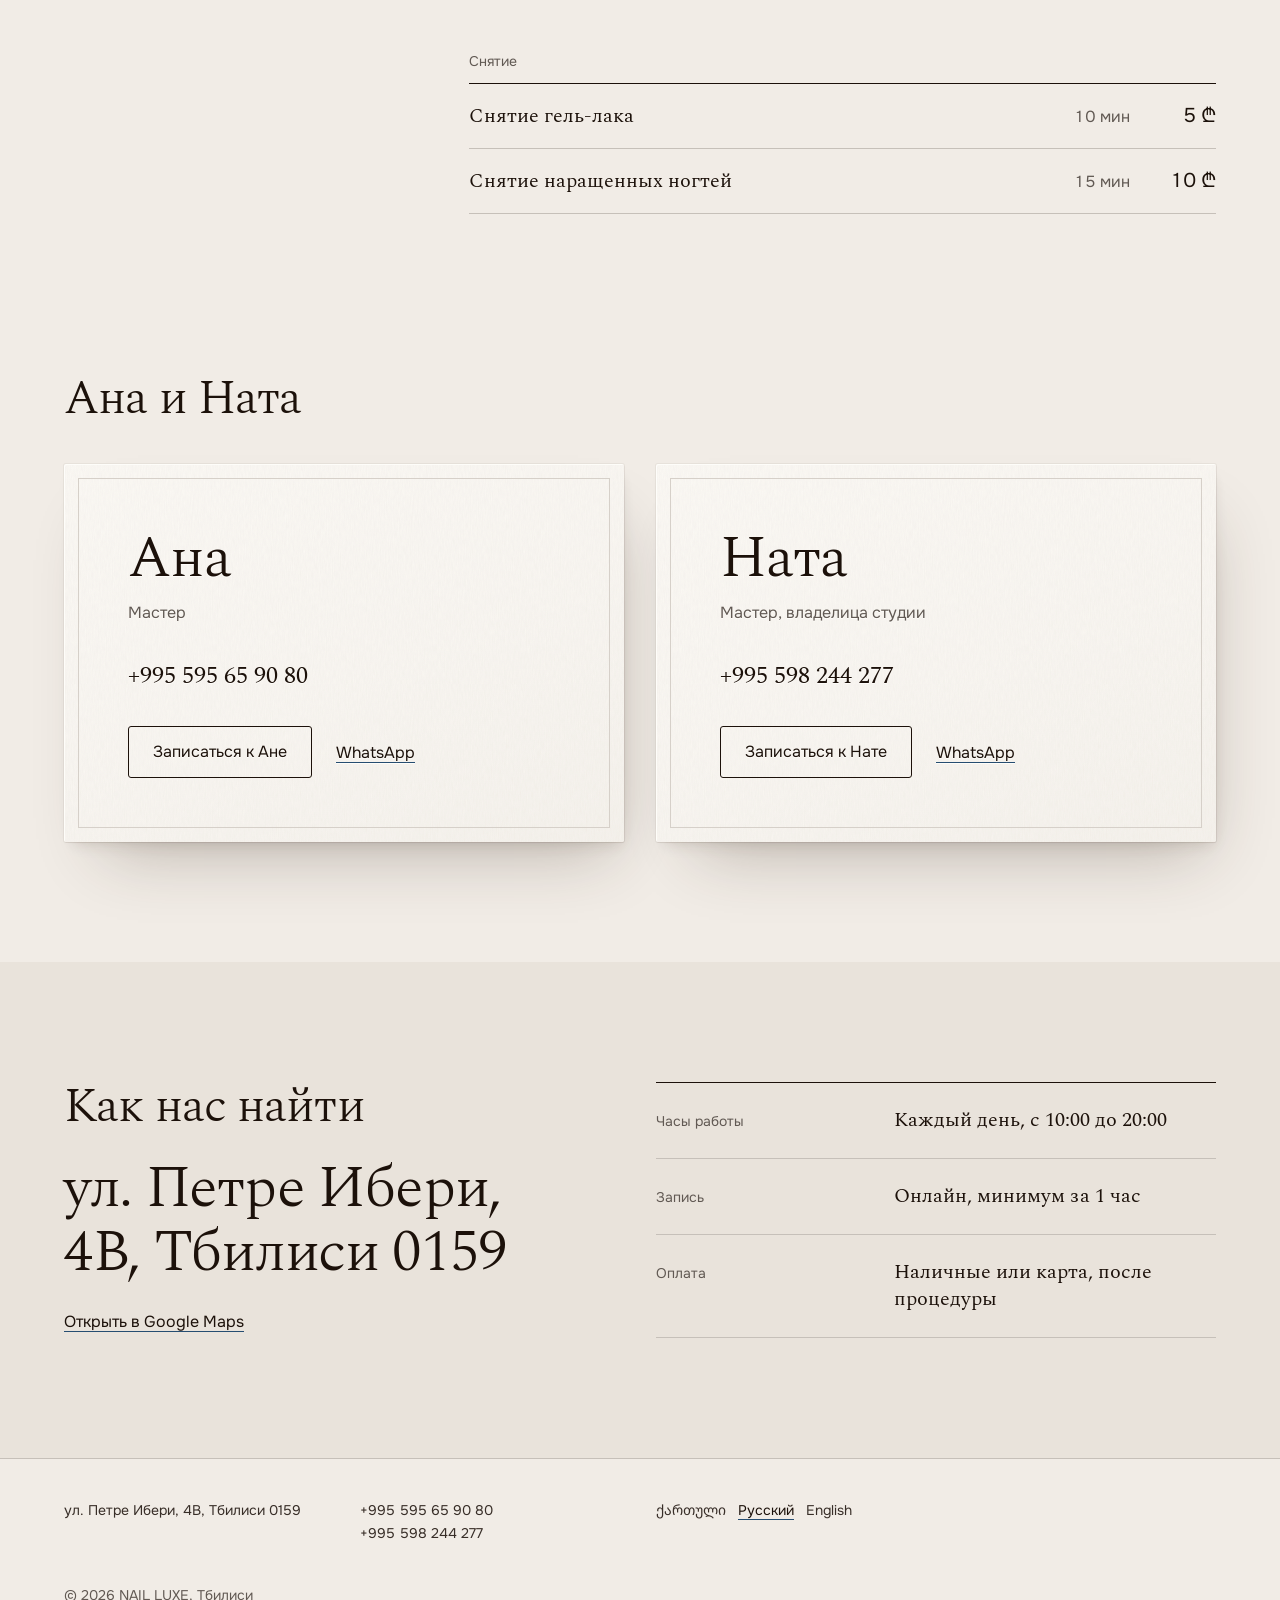
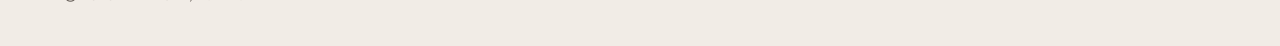
<file: site/ru/index.html>
<!doctype html>
<html lang="ru">
<head>
<meta charset="utf-8">
<meta name="viewport" content="width=device-width, initial-scale=1, viewport-fit=cover">
<title>NAIL LUXE: маникюр и педикюр в Тбилиси</title>
<meta name="description" content="Маникюр, педикюр, гель-лак и наращивание на ул. Петре Ибери, 4B, Тбилиси. Каждый день 10:00–20:00. Онлайн-запись.">
<link rel="canonical" href="https://kunstkameranika.github.io/nail_luxe/ru/">
<link rel="alternate" hreflang="ka" href="https://kunstkameranika.github.io/nail_luxe/ka/">
<link rel="alternate" hreflang="ru" href="https://kunstkameranika.github.io/nail_luxe/ru/">
<link rel="alternate" hreflang="en" href="https://kunstkameranika.github.io/nail_luxe/en/">
<link rel="alternate" hreflang="x-default" href="https://kunstkameranika.github.io/nail_luxe/">
<meta property="og:type" content="website">
<meta property="og:title" content="NAIL LUXE: маникюр и педикюр в Тбилиси">
<meta property="og:description" content="Маникюр, педикюр, гель-лак и наращивание на ул. Петре Ибери, 4B, Тбилиси. Каждый день 10:00–20:00. Онлайн-запись.">
<meta property="og:image" content="https://kunstkameranika.github.io/nail_luxe/assets/brand/icon-512.png">
<meta property="og:locale" content="ru_RU">
<meta name="theme-color" content="#efe9e2">
<link rel="icon" href="../assets/brand/icon-32.png" sizes="32x32">
<link rel="apple-touch-icon" href="../assets/brand/icon-180.png">
<link rel="preconnect" href="https://fonts.googleapis.com">
<link rel="preconnect" href="https://fonts.gstatic.com" crossorigin>
<link rel="stylesheet" href="https://fonts.googleapis.com/css2?family=Onest:wght@400&family=Spectral:wght@300;400&display=swap">
<link rel="stylesheet" href="https://fonts.googleapis.com/css2?family=Noto+Sans+Georgian:wght@400&text=%E1%83%A5%E1%83%90%E1%83%A0%E1%83%97%E1%83%A3%E1%83%9A%E1%83%98&display=swap">
<link rel="stylesheet" href="../assets/css/site.css">
<script type="application/ld+json">{"@context":"https://schema.org","@type":"NailSalon","name":"NAIL LUXE","url":"https://kunstkameranika.github.io/nail_luxe/ru/","image":"https://kunstkameranika.github.io/nail_luxe/assets/brand/icon-512.png","telephone":"+995598244277","priceRange":"5–90 GEL","paymentAccepted":"Cash, Credit Card","currenciesAccepted":"GEL","address":{"@type":"PostalAddress","streetAddress":"4B Petre Iberi St","addressLocality":"Tbilisi","postalCode":"0159","addressCountry":"GE"},"openingHoursSpecification":[{"@type":"OpeningHoursSpecification","dayOfWeek":["Monday","Tuesday","Wednesday","Thursday","Friday","Saturday","Sunday"],"opens":"10:00","closes":"20:00"}]}</script>
</head>
<body class="lang-ru">
<canvas class="air" aria-hidden="true"></canvas>
<header class="mast">
  <div class="container mast-row">
    <nav class="mast-links" aria-label="NAIL LUXE">
      <a href="#prices">Цены</a>
      <a href="#visit">Адрес</a>
      <a href="#" data-pending="instagram">Instagram</a>
    </nav>
    <a class="mast-mark" href="./" aria-label="NAIL LUXE"><img src="../assets/brand/wordmark.webp" width="1291" height="139" alt="NAIL LUXE"></a>
    <div class="mast-end">
      <nav class="langs" aria-label="Язык"><a href="../ka/" lang="ka" hreflang="ka">ქართული</a><a href="../ru/" aria-current="page" lang="ru">Русский</a><a href="../en/" lang="en" hreflang="en">English</a></nav>
      <a class="btn btn--small" href="#" data-pending="fresha">Записаться</a>
    </div>
  </div>
</header>

<main>
  <section class="hero air-zone">
    <div class="container hero-grid">
      <div class="hero-text">
        <h1>Маникюрный салон на улице Петре Ибери</h1>
        <p class="lead">Открыто каждый день с 10:00 до 20:00.</p>
        <div class="hero-actions">
          <a class="btn btn--primary" href="#" data-pending="fresha">Записаться</a>
          <a class="btn" href="https://wa.me/995598244277?text=%D0%97%D0%B4%D1%80%D0%B0%D0%B2%D1%81%D1%82%D0%B2%D1%83%D0%B9%D1%82%D0%B5!%20%D0%A5%D0%BE%D1%87%D1%83%20%D0%B7%D0%B0%D0%BF%D0%B8%D1%81%D0%B0%D1%82%D1%8C%D1%81%D1%8F%20%D0%B2%20Nail%20Luxe." target="_blank" rel="noopener">Записаться в WhatsApp</a>
        </div>
      </div>
      <figure class="print stock">
        <img src="../assets/brand/monogram.webp" width="863" height="826" alt="NAIL LUXE" fetchpriority="high">
        <figcaption><span class="pencil" aria-hidden="true"></span>ул. Петре Ибери, 4B, Тбилиси</figcaption>
      </figure>
    </div>
  </section>

  <section class="prices" id="prices">
    <div class="container prices-grid">
      <div class="prices-head">
        <h2>Прайс-лист</h2>
        <p class="lead">Оплата после процедуры, наличными или картой.</p>
        <div class="rail" aria-hidden="false"><a class="strip" href="#g-hands" style="--stain: var(--stain-1)">Маникюр</a><a class="strip" href="#g-feet" style="--stain: var(--stain-2)">Педикюр</a><a class="strip" href="#g-build" style="--stain: var(--stain-3)">Наращивание</a><a class="strip" href="#g-off" style="--stain: var(--stain-4)">Снятие</a></div>
      </div>
      <table class="menu">
        <caption class="visually-hidden">Прайс-лист</caption>
        <thead><tr><th scope="col">Услуга</th><th scope="col" class="num">Время</th><th scope="col" class="num">Цена</th></tr></thead>
      <tbody id="g-hands">
        <tr class="group"><th scope="rowgroup" colspan="3">Маникюр</th></tr>
        <tr><th scope="row">Классический маникюр</th><td class="num">30 мин</td><td class="num price">20 ₾</td></tr>
        <tr><th scope="row">Покрытие гель-лаком без маникюра</th><td class="num">60 мин</td><td class="num price">30 ₾</td></tr>
        <tr><th scope="row">Маникюр с покрытием гель-лаком</th><td class="num">60 мин</td><td class="num price">40 ₾</td></tr>
      </tbody>
      <tbody id="g-feet">
        <tr class="group"><th scope="rowgroup" colspan="3">Педикюр</th></tr>
        <tr><th scope="row">Педикюр</th><td class="num">60 мин</td><td class="num price">45 ₾</td></tr>
        <tr><th scope="row">Педикюр с покрытием гель-лаком</th><td class="num">60 мин</td><td class="num price">55 ₾</td></tr>
        <tr><th scope="row">Покрытие гель-лаком на ногах без педикюра</th><td class="num">60 мин</td><td class="num price">35 ₾</td></tr>
      </tbody>
      <tbody id="g-build">
        <tr class="group"><th scope="rowgroup" colspan="3">Укрепление и наращивание</th></tr>
        <tr><th scope="row">Укрепление ногтей гелем</th><td class="num">90 мин</td><td class="num price">55 ₾</td></tr>
        <tr><th scope="row">Коррекция наращенных ногтей</th><td class="num">90 мин</td><td class="num price">65 ₾</td></tr>
        <tr><th scope="row">Наращивание ногтей</th><td class="num">120 мин</td><td class="num price">90 ₾</td></tr>
      </tbody>
      <tbody id="g-off">
        <tr class="group"><th scope="rowgroup" colspan="3">Снятие</th></tr>
        <tr><th scope="row">Снятие гель-лака</th><td class="num">10 мин</td><td class="num price">5 ₾</td></tr>
        <tr><th scope="row">Снятие наращенных ногтей</th><td class="num">15 мин</td><td class="num price">10 ₾</td></tr>
      </tbody>
      </table>
    </div>
  </section>

  <section class="artists" id="artists">
    <div class="container">
      <h2 class="artists-head">Ана и Ната</h2>
      <div class="artist-grid">
      <article class="artist stock">
        <h3>Ана</h3>
        <p class="role">Мастер</p>
        <p class="phone"><a href="tel:+995595659080">+995 595 65 90 80</a></p>
        <div class="artist-actions">
          <a class="btn" href="#" data-pending="fresha">Записаться к Ане</a>
          <a class="link" href="https://wa.me/995595659080?text=%D0%97%D0%B4%D1%80%D0%B0%D0%B2%D1%81%D1%82%D0%B2%D1%83%D0%B9%D1%82%D0%B5!%20%D0%A5%D0%BE%D1%87%D1%83%20%D0%B7%D0%B0%D0%BF%D0%B8%D1%81%D0%B0%D1%82%D1%8C%D1%81%D1%8F%20%D0%B2%20Nail%20Luxe." target="_blank" rel="noopener">WhatsApp</a>
        </div>
      </article>
      <article class="artist stock">
        <h3>Ната</h3>
        <p class="role">Мастер, владелица студии</p>
        <p class="phone"><a href="tel:+995598244277">+995 598 244 277</a></p>
        <div class="artist-actions">
          <a class="btn" href="#" data-pending="fresha">Записаться к Нате</a>
          <a class="link" href="https://wa.me/995598244277?text=%D0%97%D0%B4%D1%80%D0%B0%D0%B2%D1%81%D1%82%D0%B2%D1%83%D0%B9%D1%82%D0%B5!%20%D0%A5%D0%BE%D1%87%D1%83%20%D0%B7%D0%B0%D0%BF%D0%B8%D1%81%D0%B0%D1%82%D1%8C%D1%81%D1%8F%20%D0%B2%20Nail%20Luxe." target="_blank" rel="noopener">WhatsApp</a>
        </div>
      </article>
      </div>
    </div>
  </section>

  <section class="visit" id="visit">
    <div class="container visit-grid">
      <div>
        <h2>Как нас найти</h2>
        <p class="address">ул. Петре Ибери, 4B, Тбилиси 0159</p>
        <p><a class="link" href="https://www.google.com/maps/search/?api=1&amp;query=4B+Petre+Iberi+St,+Tbilisi+0159,+Georgia" target="_blank" rel="noopener">Открыть в Google Maps</a></p>
      </div>
      <dl class="ruled">
        <div><dt>Часы работы</dt><dd>Каждый день, с 10:00 до 20:00</dd></div>
        <div><dt>Запись</dt><dd>Онлайн, минимум за 1 час</dd></div>
        <div><dt>Оплата</dt><dd>Наличные или карта, после процедуры</dd></div>
      </dl>
    </div>
  </section>

</main>

<footer class="foot">
  <div class="container">
    <div class="foot-row">
      <p>ул. Петре Ибери, 4B, Тбилиси 0159</p>
      <p><a href="tel:+995595659080">+995 595 65 90 80</a><br><a href="tel:+995598244277">+995 598 244 277</a></p>
      <nav class="langs" aria-label="Язык"><a href="../ka/" lang="ka" hreflang="ka">ქართული</a><a href="../ru/" aria-current="page" lang="ru">Русский</a><a href="../en/" lang="en" hreflang="en">English</a></nav>
      
    </div>
    <p class="legal">© 2026 NAIL LUXE, Тбилиси</p>
  </div>
</footer>
<script src="../assets/js/air.js" defer></script>
</body>
</html>
</file>
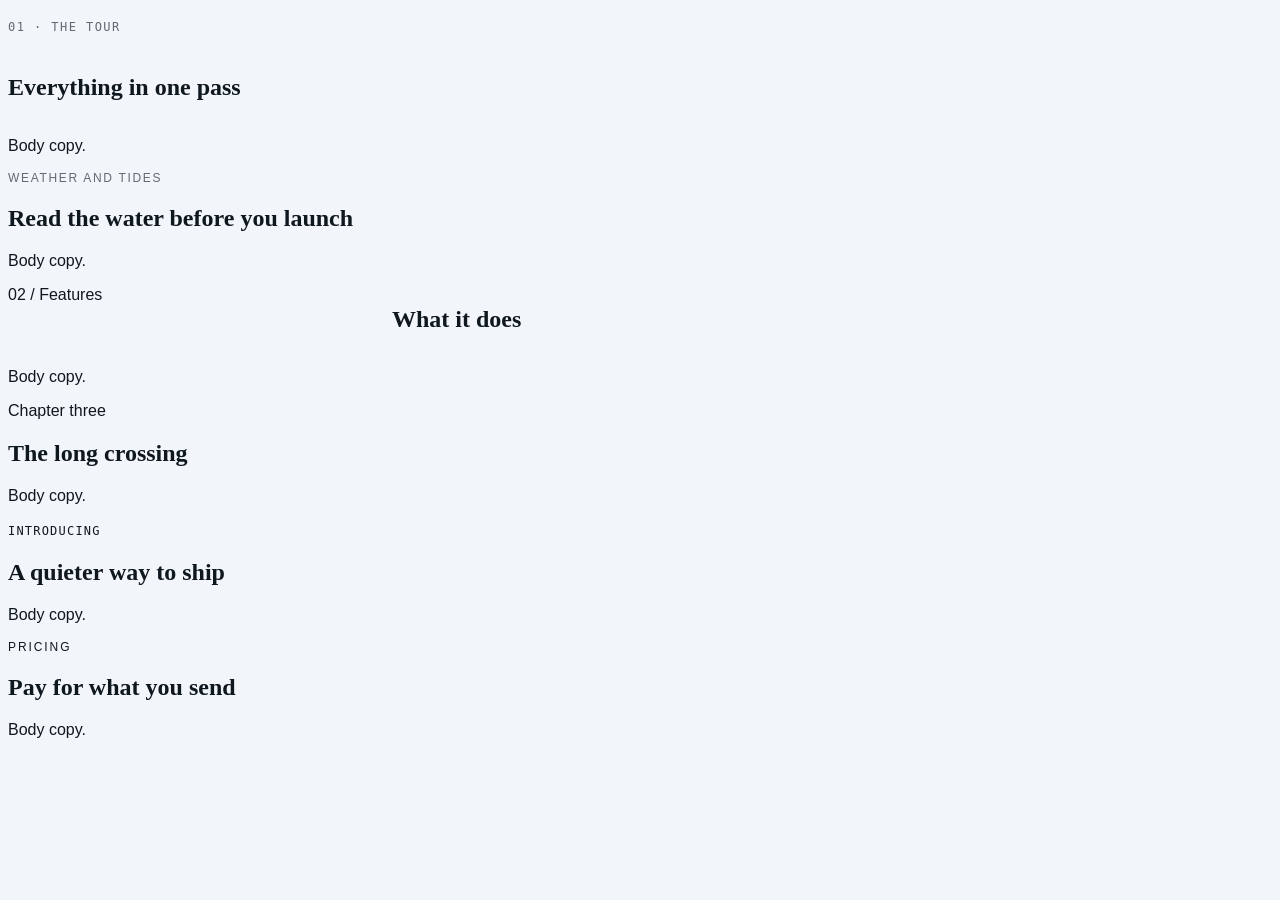
<file: .claude/skills/hallmark/scripts/fixtures/eyebrow-fail/index.html>
<!doctype html>
<!--
  Gate 54 fixture: MUST FAIL, six times.

  Every case here was invisible to the pre-1.3 detector, which keyed on
  `grid-template-columns` in the CSS and so only ever saw one geometry.
  Assertion (run from this directory):

    node ../../sloplint.mjs . --json | node -e "let s='';process.stdin.on('data',d=>s+=d).on('end',()=>console.log(JSON.parse(s).findings.filter(f=>f.gate==='54'&&f.grade==='FAIL').length))"
    # expected: 6

  Scoped to gate 54 on purpose: this file is deliberately slop in other ways too.
-->
<html lang="en">
<head>
<meta charset="utf-8">
<meta name="viewport" content="width=device-width, initial-scale=1">
<title>Gate 54 eyebrow fixture (must fail)</title>
<style>
/* Hallmark · macrostructure: fixture · tone: n/a · anchor hue: 250 · hero: Settled/H1 */
/* Hallmark · pre-emit critique: P3 H3 E3 S3 R3 V3 · weakest: all - this is a fixture */
:root {
  --color-paper: oklch(97% 0.006 250); --color-ink: oklch(20% 0.02 250);
  --color-muted: oklch(52% 0.015 250);
  --font-display: "Fraunces", serif; --font-body: "Public Sans", sans-serif;
  --font-label: "Geist Mono", monospace;
  --text-xs: 0.75rem; --tracking-label: 0.12em;
}
html, body { overflow-x: clip; }
body { background: var(--color-paper); color: var(--color-ink); font-family: var(--font-body); }
h1, h2, h3 { font-family: var(--font-display); }

/* 1: flex column. No grid anywhere; the old check could not see this. */
.a__head { display: flex; flex-direction: column; gap: 0.5rem; }
.a__eyebrow { font-family: var(--font-label); text-transform: uppercase;
  letter-spacing: var(--tracking-label); font-size: var(--text-xs); color: var(--color-muted); }

/* 2: plain block stack, and a class name outside the label vocabulary.
       Caught by resolved CSS alone: uppercase + tracking + small size. */
.b__strand { text-transform: uppercase; letter-spacing: 0.14em; font-size: 0.75rem;
  color: var(--color-muted); }

/* 3: the classic side-by-side grid. Regression guard for the old behaviour. */
.c__head { display: grid; grid-template-columns: minmax(0, 0.4fr) minmax(0, 1fr); gap: 2rem; }

/* 4: multi-column head declared ONLY inside a max-width block. The old check
       skipped every max-width rule, so this shape was a free pass. */
@media (max-width: 48rem) {
  .d__head { display: grid; grid-template-columns: 1fr 2fr; }
}

/* 5: class-less heading. The old check required a semantic match on the head
       wrapper's own classes to even look. */
.e__mark { font-family: var(--font-label); text-transform: uppercase;
  letter-spacing: 0.1em; font-size: 0.75rem; }

/* 6: "overline" was not in the old vocabulary at all. */
.overline { font-size: 0.75rem; letter-spacing: 0.16em; text-transform: uppercase; }
</style>
</head>
<body>

<!-- 1 · flex column stack -->
<section>
  <div class="a__head">
    <p class="a__eyebrow">01 · The tour</p>
    <h2>Everything in one pass</h2>
  </div>
  <p>Body copy.</p>
</section>

<!-- 2 · plain block stack, non-vocabulary class, CSS signals only -->
<section>
  <div>
    <p class="b__strand">Weather and tides</p>
    <h2>Read the water before you launch</h2>
  </div>
  <p>Body copy.</p>
</section>

<!-- 3 · side-by-side grid (the only shape the old gate caught) -->
<section>
  <div class="c__head">
    <span class="eyebrow">02 / Features</span>
    <h2>What it does</h2>
  </div>
  <p>Body copy.</p>
</section>

<!-- 4 · two-column head hidden inside a max-width query -->
<section>
  <div class="d__head">
    <span class="kicker">Chapter three</span>
    <h2>The long crossing</h2>
  </div>
  <p>Body copy.</p>
</section>

<!-- 5 · class-less heading under a labelled span -->
<section>
  <div>
    <span class="e__mark">Introducing</span>
    <h2>A quieter way to ship</h2>
  </div>
  <p>Body copy.</p>
</section>

<!-- 6 · the word the old vocabulary never knew -->
<section>
  <div>
    <p class="overline">Pricing</p>
    <h2>Pay for what you send</h2>
  </div>
  <p>Body copy.</p>
</section>

</body>
</html>
</file>
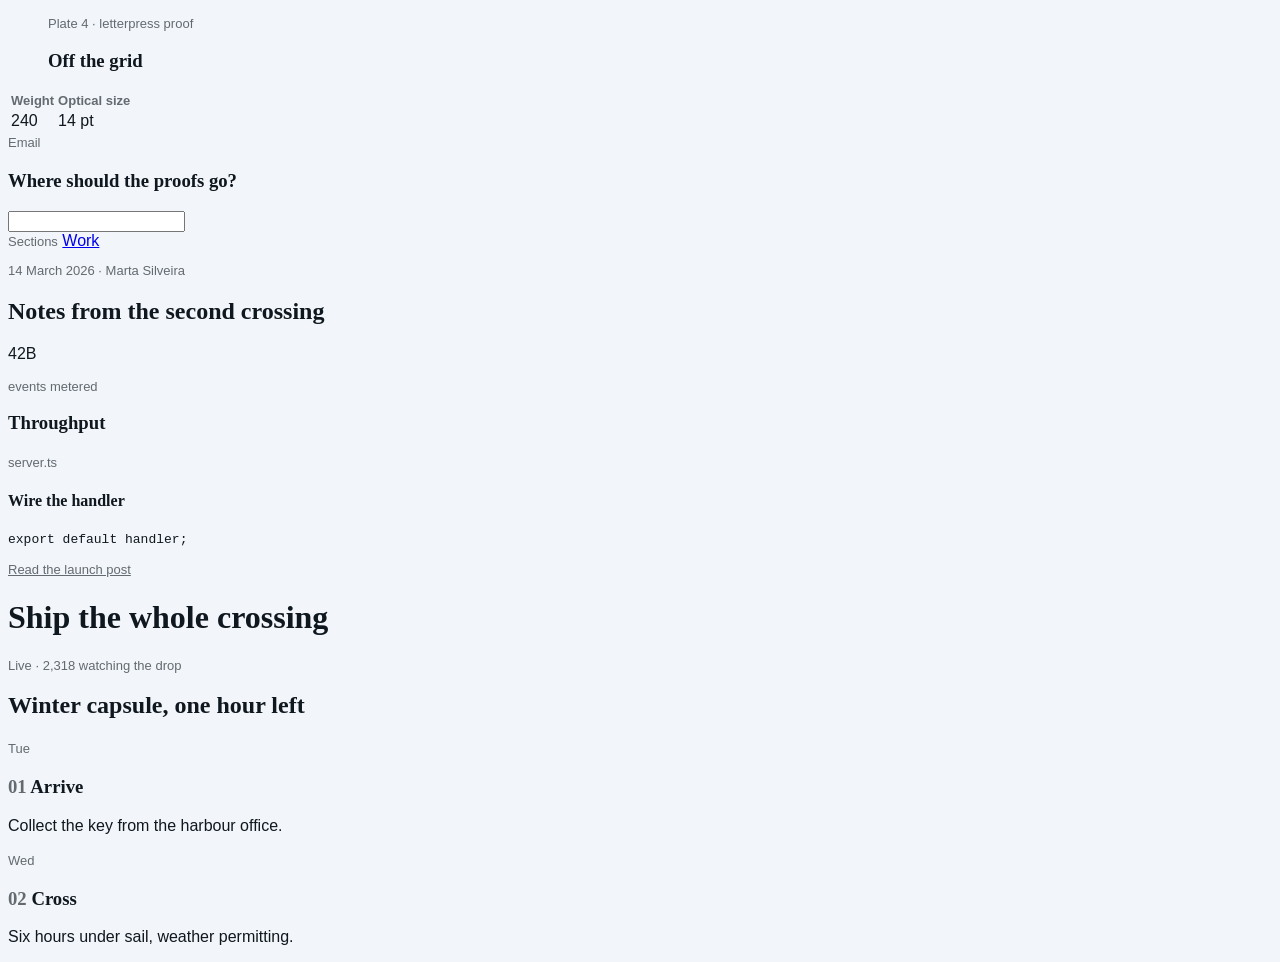
<file: .claude/skills/hallmark/scripts/fixtures/eyebrow-pass/index.html>
<!doctype html>
<!--
  Gate 54 fixture: MUST NOT FAIL.

  Ten shapes that look like an eyebrow to a naive detector and are not one.
  Each carries a fact, a destination, or an identifier the reader would
  otherwise lack: the exceptions gate 54 lists in references/gates.md.

  Assertion (run from this directory):

    node ../../sloplint.mjs . --json | node -e "let s='';process.stdin.on('data',d=>s+=d).on('end',()=>console.log(JSON.parse(s).findings.filter(f=>f.gate==='54').length))"
    # expected: 0

  Scoped to gate 54: this file makes no claim to be clean on the other gates.
-->
<html lang="en">
<head>
<meta charset="utf-8">
<meta name="viewport" content="width=device-width, initial-scale=1">
<title>Gate 54 carve-out fixture (must pass)</title>
<meta name="description" content="Fragments that sit near a heading without announcing it; gate 54 must stay quiet on every one.">
<style>
/* Hallmark · shape: fixture · genre: editorial · theme: fixture (by request)
 * hero: Settled · nav: none · footer: none · enrichment: none · signature: none, this is a gate 54 fixture
 * axes: light/roman-serif/cool · posture: restrained · contrast: pass · fold: n/a · v2.0.0 */
/* Hallmark · pre-emit critique: P3 H3 E3 S3 R3 V3 · weakest: all, this is a fixture */
/* Hallmark · answered F21 · unrelated fragments in one file, not a single document outline */
:root {
  --color-paper: oklch(97% 0.006 250); --color-ink: oklch(20% 0.02 250);
  --color-muted: oklch(52% 0.015 250); --color-accent: oklch(52% 0.14 250); --color-accent-ink: oklch(98% 0.005 250);
  --font-display: "Fraunces", serif; --font-body: "Public Sans", sans-serif;
  --font-label: var(--font-body);
  --text-xs: 0.8125rem;
}
html, body { overflow-x: clip; }
html { scrollbar-color: var(--color-muted) var(--color-paper); }
body { background: var(--color-paper); color: var(--color-ink); font-family: var(--font-body); caret-color: var(--color-accent); }
::selection { background: color-mix(in oklab, var(--color-accent) 22%, transparent); color: var(--color-ink); }
:focus-visible { outline: 2px solid var(--color-accent); outline-offset: 2px; }
a:active, button:active { transform: translateY(1px); }
button:disabled { opacity: 0.55; cursor: not-allowed; }
h1, h2, h3, h4 { font-family: var(--font-display); text-wrap: balance; }
.label { font-family: var(--font-label); font-size: var(--text-xs); color: var(--color-muted); }
.steps { list-style: none; counter-reset: step; padding: 0; }
.steps li { counter-increment: step; }
.steps li h3::before { content: counter(step, decimal-leading-zero) "  "; color: var(--color-muted); }
</style>
</head>
<body>

<!-- 1 · figcaption. Identifier, and it names something that is present. -->
<figure>
  <figcaption class="label">Plate 4 · letterpress proof</figcaption>
  <h3>Off the grid</h3>
</figure>

<!-- 2 · table column header. Identifier. -->
<table>
  <thead><tr><th class="label">Weight</th><th class="label">Optical size</th></tr></thead>
  <tbody><tr><td>240</td><td>14 pt</td></tr></tbody>
</table>

<!-- 3 · form field label. Identifier, bound to its control. -->
<form>
  <div>
    <label class="label" for="email">Email</label>
    <h3>Where should the proofs go?</h3>
    <input id="email" type="email">
  </div>
</form>

<!-- 4 · nav label. Destination. -->
<nav>
  <div>
    <span class="label">Sections</span>
    <h2 hidden>Navigation</h2>
    <a href="/work">Work</a>
  </div>
</nav>

<!-- 5 · dateline. Fact: the date appears nowhere else. -->
<article>
  <p class="label"><time datetime="2026-03-14">14 March 2026</time> · Marta Silveira</p>
  <h2>Notes from the second crossing</h2>
</article>

<!-- 6 · unit label AFTER the figure it labels. Order is the discriminator. -->
<section>
  <div>
    <p class="stat__num">42B</p>
    <p class="label">events metered</p>
  </div>
  <h3>Throughput</h3>
</section>

<!-- 7 · code filename tab. Identifier: a real path. -->
<section>
  <div>
    <span class="label">server.ts</span>
    <h4>Wire the handler</h4>
  </div>
  <pre><code>export default handler;</code></pre>
</section>

<!-- 8 · linked announcement chip. Destination, and it goes somewhere real. -->
<header>
  <div>
    <a class="label" href="/changelog/v2">Read the launch post</a>
    <h1>Ship the whole crossing</h1>
  </div>
</header>

<!-- 9 · live telemetry above a headline. Fact, and the digits prove it. -->
<section>
  <div>
    <p class="label">Live · 2,318 watching the drop</p>
    <h1>Winter capsule, one hour left</h1>
  </div>
</section>

<!-- 10 · a real <ol>. The numbers come from counter(), not from typed labels;
         a genuine per-step identifier rides along without becoming a kicker. -->
<ol class="steps">
  <li>
    <span class="label">Tue</span>
    <h3>Arrive</h3>
    <p>Collect the key from the harbour office.</p>
  </li>
  <li>
    <span class="label">Wed</span>
    <h3>Cross</h3>
    <p>Six hours under sail, weather permitting.</p>
  </li>
</ol>

</body>
</html>
</file>
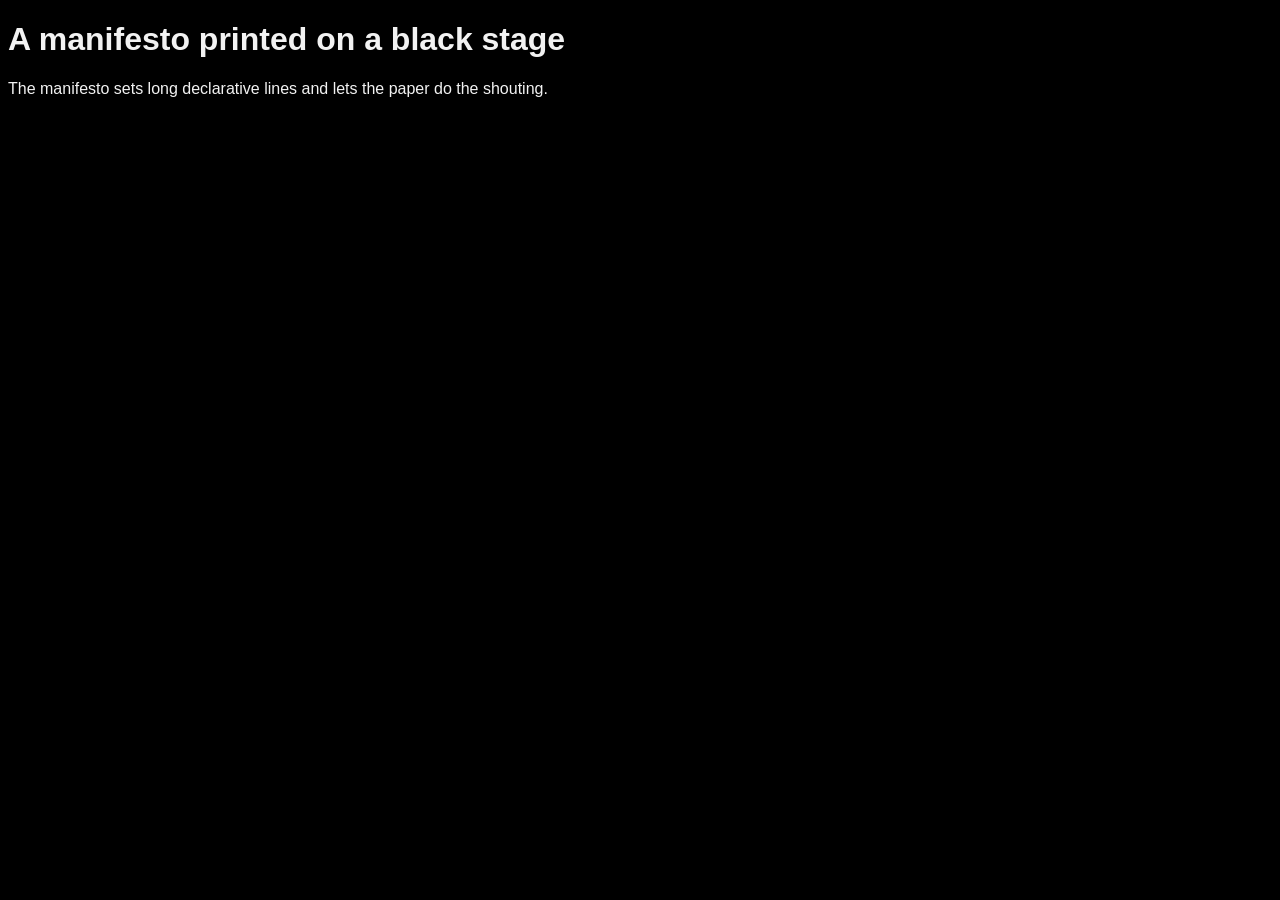
<file: .claude/skills/hallmark/scripts/fixtures/waiver/index.html>
<!doctype html>
<!--
  Waiver fixture. Five waivers are claimed on a deliberately expressive page:
  four are honoured, one is refused because it names a Floor gate, and the build
  ships. There is no cap, so the page is not blocked for being expressive; what
  it gets instead is a NOTE saying four waivers is a house style, not exceptions.

  Assertion (run from this directory):

    node ../../sloplint.mjs . --json | node -e "let s='';process.stdin.on('data',d=>s+=d).on('end',()=>{const j=JSON.parse(s);console.log(JSON.stringify(j.summary))})"
    # expected: fails 0, reflex 0, waived 5, rejected 2, answered 1, notes 1
    # (waived counts findings, not gates: gate 1 fires on both the token and the
    #  h1 rule, and gate 7 on both the token and the body background)

  Case by case:
    waive 40  -> refused, Floor is never waivable, and gate 40 still binds
    waive 7b  -> honoured; the guard (surface: absolute in the stamp) holds
    waive 22  -> honoured
    waive 25  -> honoured (no finding to downgrade on this page)
    waive 1   -> honoured, and trips the >3 house-style NOTE
    answered F3  -> honoured; the Finish finding reports ANSWERED instead of WARN
    answered 40  -> refused; 40 is Floor, and Floor findings are fixed, not answered
-->
<html lang="en">
<head>
<meta charset="utf-8">
<meta name="viewport" content="width=device-width, initial-scale=1">
<title>Waiver fixture</title>
<style>
/* Hallmark · macrostructure: Manifesto · tone: austere · anchor hue: 250 · surface: absolute · nav: N9 · footer: Ft2 · hero: Poster/H1 */
/* Hallmark · pre-emit critique: P5 H4 E5 S4 R5 V4 · weakest: E - fixture, not a real build */
/* Hallmark · waive 40 · contrast measured on the stage · the manifesto is printed white on black */
/* Hallmark · waive 7b · surface: absolute declared, 40-41 pass · the manifesto stage is printed on black paper */
/* Hallmark · waive 22 · neutrals achromatic throughout · the manifesto rules are pure grey by intent */
/* Hallmark · waive 25 · measure runs to 96ch · the manifesto sets long declarative lines */
/* Hallmark · waive 1 · two families declared · the manifesto pairs a display serif with a grotesque */
/* Hallmark · answered F3 · the manifesto head is one word and cannot wrap, so balance has nothing to balance */
/* Hallmark · answered 40 · contrast is fine here honestly */
:root {
  --color-paper: #000;
  --color-ink: oklch(96% 0 250);
  --font-display: Inter, sans-serif;
  --font-body: "Public Sans", sans-serif;
}
html, body { overflow-x: clip; }
body { background: var(--color-paper); color: var(--color-ink); font-family: var(--font-body); }
h1 { font-family: var(--font-display); }
</style>
</head>
<body>
  <h1>A manifesto printed on a black stage</h1>
  <p>The manifesto sets long declarative lines and lets the paper do the shouting.</p>
</body>
</html>
</file>
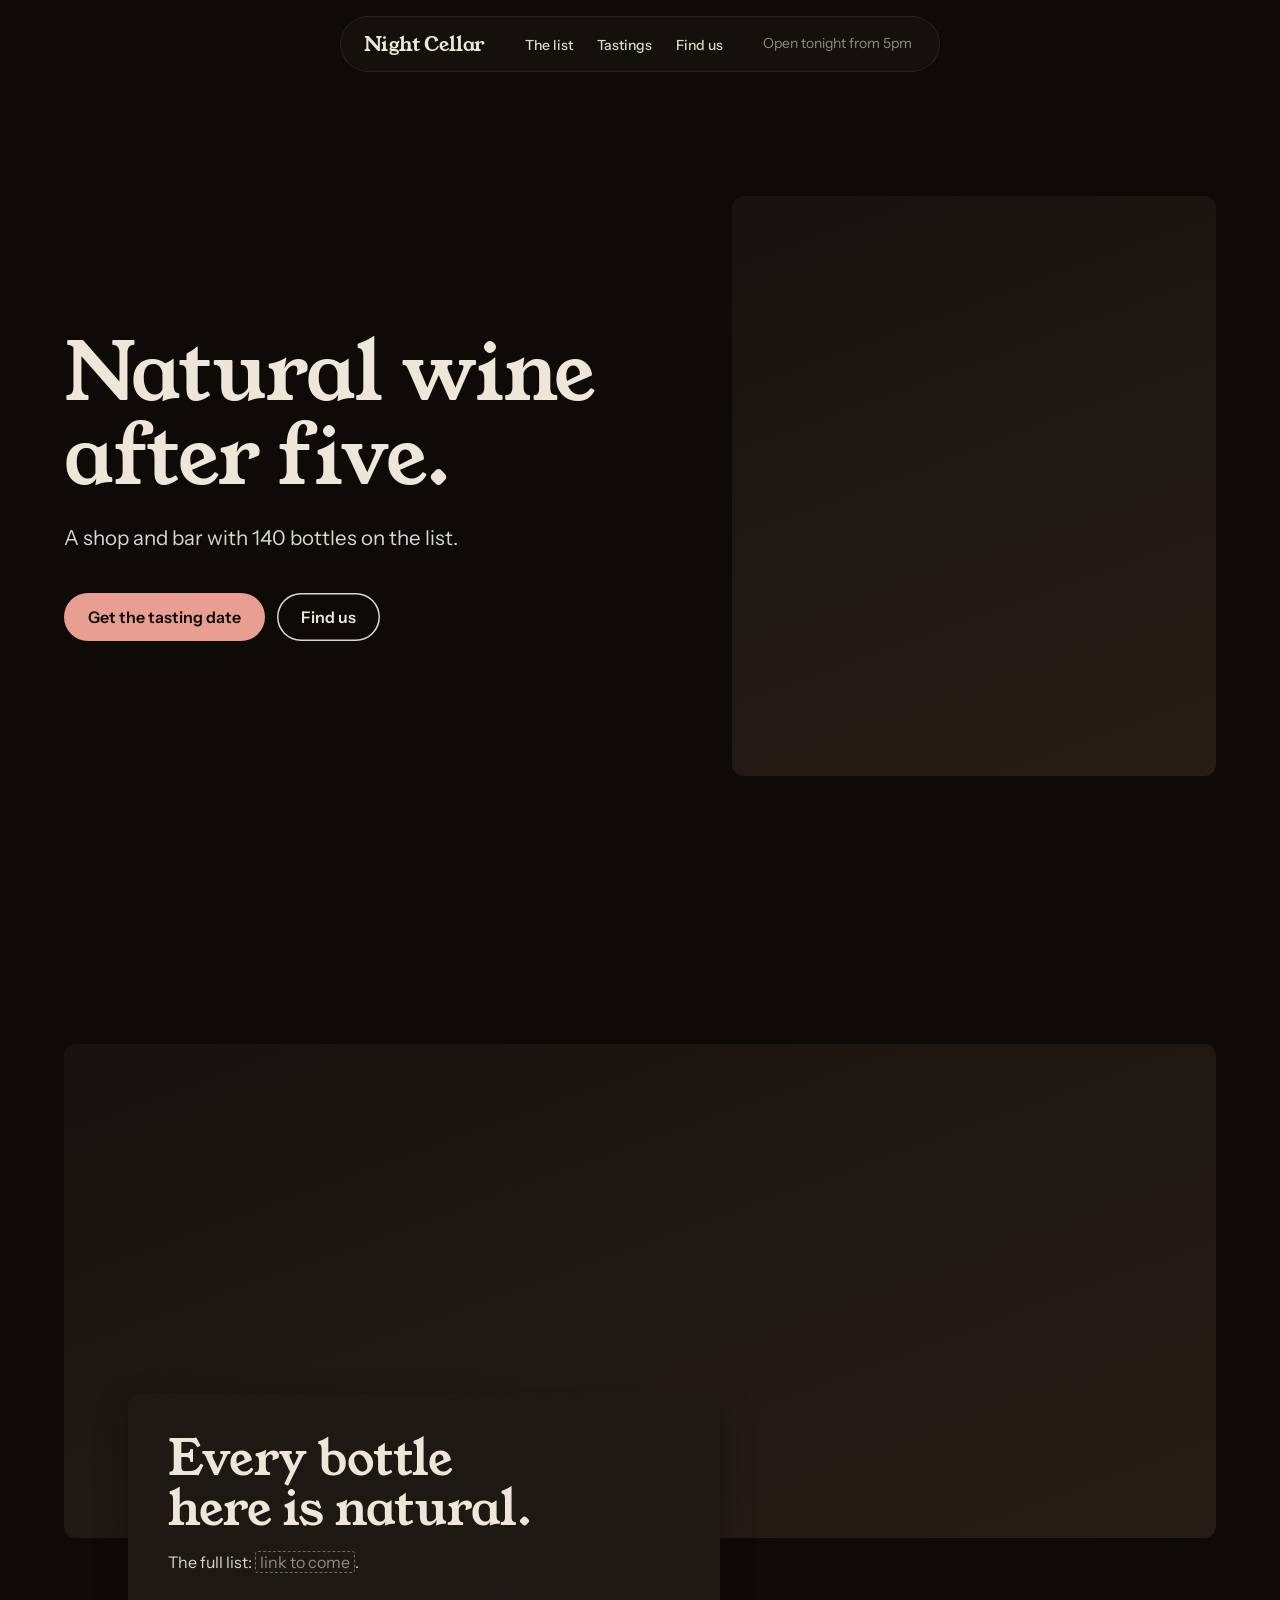
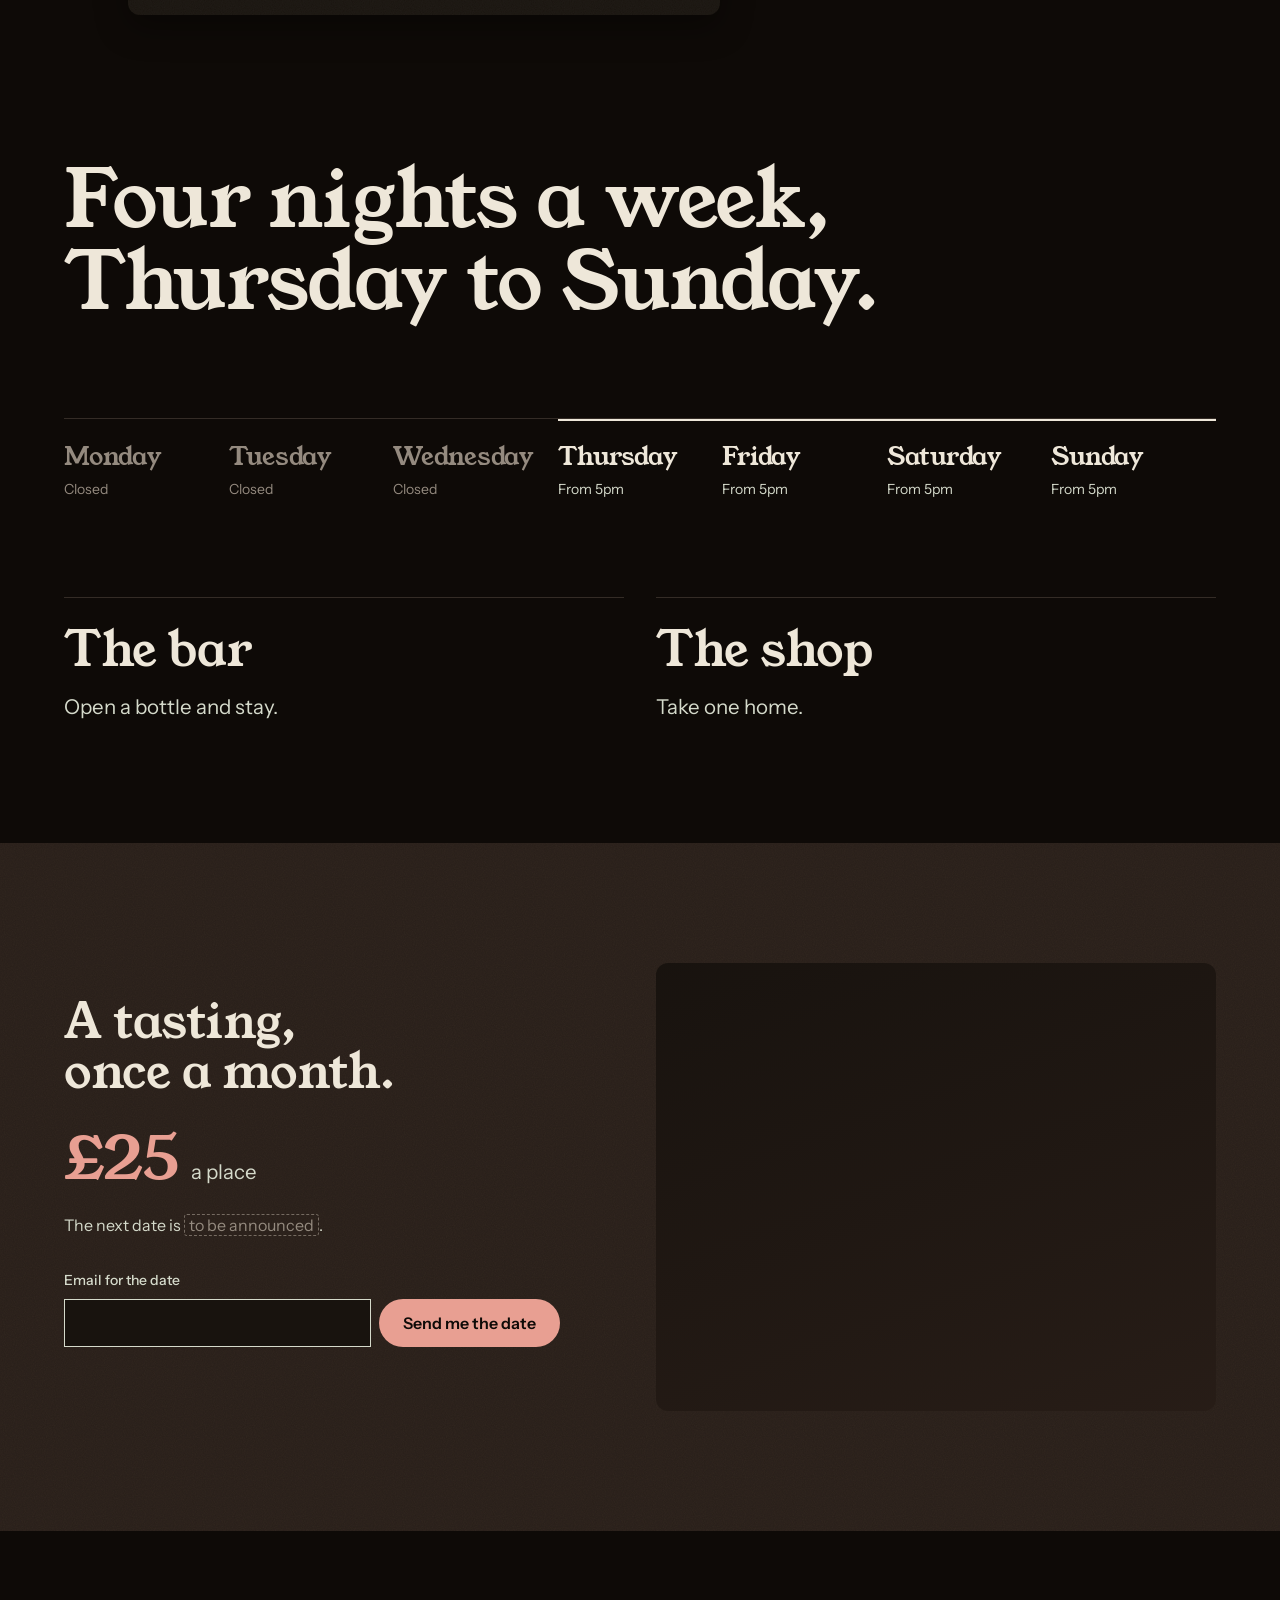
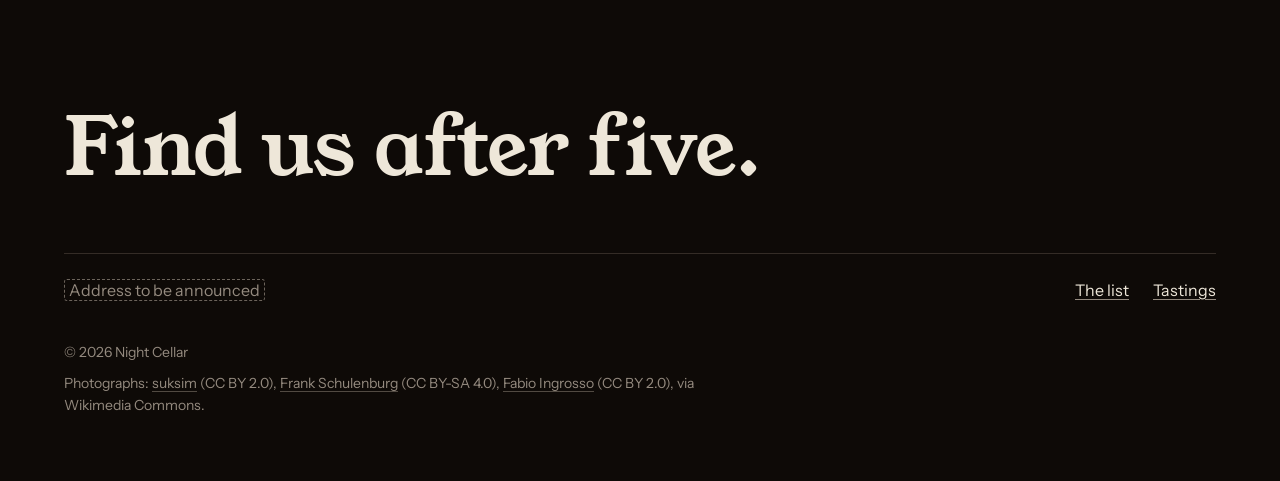
<file: .claude/skills/hallmark/scripts/fixtures/exemplars/atmospheric.html>
<!doctype html>
<html lang="en">
<head>
<meta charset="utf-8">
<meta name="viewport" content="width=device-width, initial-scale=1">
<title>Night Cellar: natural wine after five, Thursday to Sunday</title>
<meta name="description" content="Night Cellar is a natural wine shop and bar with 140 bottles on the list, open Thursday to Sunday from 5pm, with a tasting once a month.">
<link rel="preconnect" href="https://fonts.googleapis.com">
<link rel="preconnect" href="https://fonts.gstatic.com" crossorigin>
<link href="https://fonts.googleapis.com/css2?family=Young+Serif&family=Instrument+Sans:wght@400;500;600&display=swap" rel="stylesheet">
<style>
/* Hallmark · job: visit · shape: Photographic · genre: atmospheric · theme: Spore (by request)
 * hero: Settled · nav: floating pill · footer: statement · imagery: photographs, library 3, warm con=6 exp=-4 · signature: a pour into the decanter after five beside the head, with tonight's door in the nav · spore: cellar
 * axes: dark/roman-serif/warm · posture: committed · contrast: pass · fold: pass · v2.0.0 */
/* Hallmark · pre-emit critique: P4 H4 E4 S4 R5 V4 · weakest: S, the photographs are a stand-in bar; every head carries a fact from the brief, the pour is pink like the one signal, and the nav reads tonight's door from the brief's hours */
/* Hallmark · hero-review: in-thread · ship · 0 findings · finish-review: subagent · fix · 5 findings · 5 resolved · gap: the maker's-log voice can name no bottle until the user gives the list */
:root {
  color-scheme: dark;
  --space-3xs: 2px; --space-2xs: 4px; --space-xs: 8px; --space-sm: 12px; --space-md: 16px; --space-lg: 24px; --space-xl: 40px; --space-2xl: 64px; --space-3xl: 96px; --space-4xl: 144px;
  --text-xs: 0.8125rem; --text-sm: 0.875rem; --text-md: 1rem; --text-lg: 1.25rem; --text-xl: 1.5625rem; --text-2xl: 1.953rem; --text-3xl: 2.441rem;
  --text-display-s: clamp(2.25rem, 4vw + 0.5rem, 3.75rem); --text-display: clamp(2.75rem, 5vw + 1rem, 5.25rem);
  --text-section: clamp(2rem, 2.5vw + 1rem, 3.5rem); --text-title: clamp(1.25rem, 0.75vw + 0.875rem, 1.625rem); --text-lead: clamp(1.125rem, 0.35vw + 1rem, 1.375rem);
  --ease-out: cubic-bezier(0.16, 1, 0.3, 1); --ease-in: cubic-bezier(0.7, 0, 0.84, 0); --ease-in-out: cubic-bezier(0.65, 0, 0.35, 1);
  --dur-micro: 120ms; --dur-short: 220ms; --dur-long: 420ms;
  --color-error: oklch(72% 0.15 27); --color-success: oklch(76% 0.13 150);
  --container: 1440px; --gutter: 64px; --gap-columns: 32px; --section-gap-s: 120px; --section-gap: 144px; --section-gap-l: 176px;
  --z-base: 1; --z-raised: 10; --z-dropdown: 100; --z-sticky: 200; --z-sticky-nav: 300; --z-modal: 400; --z-toast: 500; --z-tooltip: 600;
  --color-paper: oklch(15% 0.01 60); --color-paper-2: oklch(19% 0.012 60); --color-paper-3: oklch(24% 0.02 50);
  --color-ink: oklch(93% 0.02 85); --color-ink-2: oklch(88% 0.02 120); --color-muted: oklch(64% 0.02 70);
  --color-rule: oklch(30% 0.015 60);
  --color-accent: oklch(77% 0.09 30); --color-accent-2: oklch(86% 0.06 30); --color-accent-ink: oklch(15% 0.01 60); --color-focus: oklch(86% 0.06 30);
  --font-display: "Young Serif", Georgia, serif; --font-body: "Instrument Sans", ui-sans-serif, system-ui, sans-serif;
  --font-outlier: "DM Mono", ui-monospace, monospace;
  --radius-card: 12px; --radius-pill: 999px; --rule-hair: 1px;
  --shadow-card: 0 12px 32px oklch(8% 0.01 60 / 0.35);
  --tracking-display: -0.01em;
  --grain: 0.15; --display-weight: 400;
}
*, *::before, *::after { box-sizing: border-box; }
html, body { overflow-x: clip; }
html { scrollbar-color: var(--color-muted) var(--color-paper); scroll-padding-top: var(--space-3xl); }
body { margin: 0; background: var(--color-paper); color: var(--color-ink); font-family: var(--font-body); font-size: var(--text-md); line-height: 1.55; -webkit-font-smoothing: antialiased; caret-color: var(--color-accent); }
::selection { background: color-mix(in oklab, var(--color-accent) 22%, transparent); color: var(--color-ink); }
:focus-visible { outline: 2px solid var(--color-focus); outline-offset: 2px; }
a { color: inherit; text-decoration-thickness: 1px; text-underline-offset: 0.16em; }
h1, h2, h3 { margin: 0; font-family: var(--font-display); font-weight: var(--display-weight, 700); font-synthesis: none; letter-spacing: var(--tracking-display); line-height: 1.05; overflow-wrap: break-word; min-width: 0; text-wrap: balance; }
h1 { max-width: 20ch; font-size: var(--text-display); } h2 { max-width: 30ch; font-size: var(--text-section); } h3 { max-width: 40ch; font-size: var(--text-title); line-height: 1.2; }
.lead { font-size: var(--text-lead); line-height: 1.45; max-width: 52ch; }
p { margin: 0; text-wrap: pretty; }
p:not([class]) { max-width: 65ch; }
img, video { max-width: 100%; height: auto; display: block; }
svg { display: block; }
[hidden] { display: none !important; }
button, input, select, textarea { font: inherit; }
.container { width: 100%; max-width: var(--container); margin-inline: auto; padding-inline: var(--gutter); box-sizing: border-box; }
.num, .figure, td.num { font-variant-numeric: tabular-nums; }
.visually-hidden { position: absolute; width: 1px; height: 1px; overflow: hidden; clip-path: inset(50%); white-space: nowrap; }
[data-slot] { position: relative; overflow: hidden; background: linear-gradient(160deg, var(--color-paper-2, var(--color-paper)), var(--color-paper-3, var(--color-paper))); }
[data-slot] > img { position: absolute; inset: 0; width: 100%; height: 100%; object-fit: cover; z-index: 1; }
[data-slot]:has(> img) > :not(img):not([data-keep]) { display: none !important; }
@media (max-width: 60rem) { :root { --gutter: 24px; --section-gap-s: 80px; --section-gap: 96px; --section-gap-l: 120px; } }
@media (max-width: 40rem) { :root { --gutter: 16px; --section-gap-s: 56px; --section-gap: 72px; --section-gap-l: 96px; --gap-columns: 16px; } }
@media (prefers-reduced-motion: reduce) { *:not(.keep-motion), *:not(.keep-motion)::before, *:not(.keep-motion)::after { animation-duration: 0.01ms !important; animation-iteration-count: 1 !important; transition-duration: 0.01ms !important; scroll-behavior: auto !important; } }
/* photographs: warm con=6 exp=-4 */
[data-slot] > img { filter: sepia(0.28) saturate(0.94) contrast(1.06) brightness(0.96); }
/* Page */
*, *::before, *::after { box-sizing: border-box; }
.skip { position: absolute; left: var(--space-md); top: calc(-1 * var(--space-3xl)); z-index: var(--z-toast); padding: var(--space-xs) var(--space-md); border-radius: var(--radius-pill); background: var(--color-ink); color: var(--color-paper); }
.skip:focus-visible { top: var(--space-md); }

/* Controls: the theme's pair */
.btn { display: inline-flex; align-items: center; justify-content: center; min-height: 48px; padding: 0 var(--space-lg); border: 0; border-radius: var(--radius-pill); font: 600 var(--text-md)/1 var(--font-body); white-space: nowrap; text-decoration: none; cursor: pointer; transition: background-color var(--dur-micro) var(--ease-out), box-shadow var(--dur-micro) var(--ease-out), transform var(--dur-micro) var(--ease-out); }
.btn--primary { background: var(--color-accent); color: var(--color-accent-ink); }
.btn--primary:hover { background: var(--color-accent-2); }
.btn--secondary { background: transparent; color: var(--color-ink); box-shadow: inset 0 0 0 1.5px var(--color-ink-2); }
.btn--secondary:hover { background: var(--color-paper-3); }
.btn:active { transform: translateY(1px); }
.btn:focus-visible { outline: 2px solid var(--color-focus); outline-offset: 3px; }
.btn:disabled, .btn[aria-disabled="true"] { opacity: 0.55; cursor: not-allowed; transform: none; }
.btn[aria-busy="true"] { cursor: progress; }
.actions { display: flex; flex-wrap: wrap; gap: var(--space-sm); }

/* Nav: a floating pill on a blur, the genre's one glass */
.nav { position: fixed; top: var(--space-md); left: 0; right: 0; z-index: var(--z-sticky-nav); display: flex; justify-content: center; padding-inline: var(--gutter); pointer-events: none; }
.nav__pill { pointer-events: auto; display: flex; align-items: center; gap: var(--space-xl); min-height: 56px; padding: var(--space-2xs) var(--space-2xs) var(--space-2xs) var(--space-lg); border-radius: var(--radius-pill); background: color-mix(in oklab, var(--color-paper-2) 74%, transparent); -webkit-backdrop-filter: blur(14px); backdrop-filter: blur(14px); box-shadow: inset 0 0 0 1px color-mix(in oklab, var(--color-ink) 9%, transparent); }
.wordmark { font: 400 var(--text-lg)/1 var(--font-display); letter-spacing: var(--tracking-display); color: var(--color-ink); text-decoration: none; white-space: nowrap; }
.nav__links { display: flex; gap: var(--space-lg); margin: 0; padding: 0; list-style: none; }
.nav__links a { font-size: var(--text-sm); font-weight: 500; color: var(--color-ink-2); text-decoration: none; text-underline-offset: 0.3em; white-space: nowrap; }
.nav__links a:hover { color: var(--color-ink); text-decoration: underline; text-decoration-color: var(--color-accent); }
.nav__links a:active { color: var(--color-accent-2); }
.wordmark:focus-visible, .nav__links a:focus-visible { outline: 2px solid var(--color-focus); outline-offset: 4px; border-radius: var(--radius-pill); }
.nav__door { margin: 0; padding-right: var(--space-lg); font-size: var(--text-sm); color: var(--color-muted); white-space: nowrap; }

/* Photographs */
.photo { position: relative; margin: 0; border-radius: var(--radius-card); }
.photo > img { border-radius: inherit; outline: var(--rule-hair) solid color-mix(in oklab, var(--color-ink) 8%, transparent); outline-offset: -1px; }

/* Hero: Settled, the pour standing beside the head */
.hero { display: grid; align-items: center; min-height: 100dvh; padding-block: calc(56px + var(--space-xl)) var(--space-lg); box-sizing: border-box; }
.hero__grid { display: grid; grid-template-columns: minmax(0, 1fr) minmax(0, min(35rem, 42%)); column-gap: var(--space-3xl); align-items: center; }
.hero__text { display: grid; gap: var(--space-lg); }
.hero__text h1 { max-width: 13ch; }
.hero__text .lead { color: var(--color-ink-2); max-width: 34ch; }
.hero__text .actions { margin-top: var(--space-md); }
.hero__photo { aspect-ratio: 5 / 6; max-height: calc(100dvh - 56px - var(--space-3xl) - var(--space-xl)); }

@media (max-width: 60rem) {
  .nav { padding-inline: var(--space-md); }
  .nav__pill { gap: var(--space-md); padding-left: var(--space-md); }
  .nav__links { display: none; }
  .hero { min-height: 0; padding-block: calc(56px + var(--space-3xl)) var(--space-2xl); }
  .hero__grid { grid-template-columns: minmax(0, 1fr); row-gap: var(--space-xl); }
  .hero__photo { max-height: none; }
}

/* Grain: the theme's speck, on a band or a panel, never on a photograph */
.grained { position: relative; isolation: isolate; }
.grained::after { content: ""; position: absolute; inset: 0; z-index: var(--z-base); border-radius: inherit; pointer-events: none; opacity: var(--grain); mix-blend-mode: screen;
  background-image: url("data:image/svg+xml,%3Csvg xmlns='http://www.w3.org/2000/svg' width='200' height='200'%3E%3Cfilter id='n'%3E%3CfeTurbulence type='fractalNoise' baseFrequency='0.9' numOctaves='2'/%3E%3CfeColorMatrix values='0 0 0 0 0.6 0 0 0 0 0.55 0 0 0 0 0.45 0 0 0 0.35 0'/%3E%3C/filter%3E%3Crect width='200' height='200' filter='url(%23n)'/%3E%3C/svg%3E"); }
.grained > * { position: relative; z-index: var(--z-raised); }

/* The list: the racks edge to edge, the head on a grained plate across its foot */
.list { padding-top: var(--section-gap); }
.list__photo { aspect-ratio: 21 / 9; }
.plate { display: grid; gap: var(--space-md); width: min(100%, 37rem); margin: calc(-1 * var(--space-4xl)) 0 0 var(--space-2xl); padding: var(--space-xl); border-radius: var(--radius-card); background: var(--color-paper-2); box-shadow: var(--shadow-card); z-index: var(--z-raised); }
.plate__more { color: var(--color-ink-2); }

/* Four nights: the week set in type, the open nights lit, the dark ones left dim */
.nights { margin-top: var(--section-gap); }
.statement { max-width: 18ch; font-size: var(--text-display); line-height: 1.02; }
.week { display: grid; grid-template-columns: repeat(7, minmax(0, 1fr)); margin: var(--space-3xl) 0 0; padding: 0; list-style: none; border-top: var(--rule-hair) solid var(--color-rule); }
.week__day { display: grid; gap: var(--space-xs); padding: var(--space-lg) var(--space-md) 0 0; }
.week__name { font: 400 var(--text-xl)/1.1 var(--font-display); letter-spacing: var(--tracking-display); }
.week__hours { font-size: var(--text-sm); color: var(--color-ink-2); }
.week__day.is-open { box-shadow: inset 0 2px 0 var(--color-ink); }
.week__day.is-shut .week__name, .week__day.is-shut .week__hours { color: var(--color-muted); }
.ways { display: grid; grid-template-columns: repeat(2, minmax(0, 1fr)); column-gap: var(--gap-columns); margin-top: var(--space-3xl); }
.way { display: grid; gap: var(--space-sm); padding-top: var(--space-lg); border-top: var(--rule-hair) solid var(--color-rule); }
.way h3 { font-size: var(--text-section); max-width: none; }
.way p { font-size: var(--text-lead); color: var(--color-ink-2); }

/* Tastings: the one band, grained, the price in pink */
.tastings { margin-top: var(--section-gap-s); padding-block: var(--section-gap-s); background: var(--color-paper-3); }
.tastings__grid { display: grid; grid-template-columns: repeat(2, minmax(0, 1fr)); column-gap: var(--gap-columns); align-items: center; }
.tastings__text { display: grid; gap: var(--space-lg); padding-right: var(--space-2xl); }
.tastings__text > p:not([class]) { color: var(--color-ink-2); }
.price { display: flex; align-items: baseline; gap: var(--space-sm); margin-top: var(--space-xs); color: var(--color-ink-2); font-size: var(--text-lead); }
.price__figure { font: 400 var(--text-display-s)/1 var(--font-display); letter-spacing: var(--tracking-display); color: var(--color-accent); font-variant-numeric: lining-nums tabular-nums; }
.tastings__photo { aspect-ratio: 5 / 4; min-height: 440px; }
.fill { padding: 0 0.25em; border: 1px dashed color-mix(in oklch, var(--color-muted) 70%, transparent); border-radius: 3px; color: var(--color-muted); -webkit-box-decoration-break: clone; box-decoration-break: clone; }

.signup { display: grid; gap: var(--space-xs); margin-top: var(--space-xs); }
.signup label { font-size: var(--text-sm); font-weight: 500; color: var(--color-ink-2); }
.signup__row { display: flex; gap: var(--space-xs); }
.signup input { flex: 1; min-width: 0; min-height: 48px; padding: 0 var(--space-md); border: 1.5px solid var(--color-ink-2); border-radius: 0; background: var(--color-paper-2); color: var(--color-ink); outline: 2px solid transparent; outline-offset: -4px; }
.signup input:hover { background: var(--color-paper); }
.signup input:focus-visible { outline-color: var(--color-focus); }
.signup input[aria-invalid] { border-color: var(--color-error); }
.signup input:disabled { opacity: 0.55; cursor: not-allowed; }
.signup__help { min-height: 1lh; font-size: var(--text-sm); color: var(--color-muted); }

/* Footer: a statement, then the facts and links */
.footer { padding-block: var(--section-gap-l) var(--space-2xl); }
.footer__line { max-width: 16ch; font-size: var(--text-display); line-height: 1.02; }
.footer__row { display: flex; flex-wrap: wrap; justify-content: space-between; align-items: baseline; gap: var(--space-lg); margin-top: var(--space-2xl); padding-top: var(--space-lg); border-top: var(--rule-hair) solid var(--color-rule); }
.footer__where { color: var(--color-ink-2); }
.footer__links { display: flex; flex-wrap: wrap; gap: var(--space-lg); margin: 0; padding: 0; list-style: none; }
.footer__links a { color: var(--color-ink); text-decoration-color: var(--color-muted); white-space: nowrap; }
.footer__links a:hover { text-decoration-color: var(--color-accent); }
.footer__links a:focus-visible { outline: 2px solid var(--color-focus); outline-offset: 3px; }
.legal { margin-top: var(--space-xl); font-size: var(--text-sm); color: var(--color-muted); }
.credits { max-width: 80ch; margin-top: var(--space-xs); font-size: var(--text-sm); line-height: 1.6; color: var(--color-muted); }
.credits span { white-space: nowrap; }
.credits a { color: inherit; text-decoration-color: color-mix(in oklab, var(--color-muted) 50%, transparent); text-underline-offset: 0.2em; }
.credits a:hover { text-decoration-color: var(--color-accent); }

@media (max-width: 60rem) {
  .plate { margin: calc(-1 * var(--space-2xl)) 0 0; padding: var(--space-lg); }
  .list__photo { aspect-ratio: 4 / 3; }
  .week { grid-template-columns: minmax(0, 1fr); margin-top: var(--space-2xl); border-top: 0; }
  .week__day { grid-template-columns: minmax(0, 1fr) auto; align-items: baseline; padding: var(--space-sm) 0; border-top: var(--rule-hair) solid var(--color-rule); }
  .week__day.is-open { box-shadow: none; }
  .week__name { font-size: var(--text-lg); }
  .ways { grid-template-columns: minmax(0, 1fr); row-gap: var(--space-xl); margin-top: var(--space-3xl); }
  .statement, .footer__line { font-size: var(--text-section); }
  .tastings__grid { grid-template-columns: minmax(0, 1fr); row-gap: var(--space-xl); }
  .tastings__text { padding-right: 0; }
  .tastings__photo { min-height: 0; }
}
@media (max-width: 40rem) {
  .signup__row { flex-direction: column; }
}
</style>
<script>document.documentElement.classList.add('js');</script>
</head>
<body>
<a class="skip" href="#main">Skip to content</a>

<header class="nav">
  <nav class="nav__pill" aria-label="Main">
    <a class="wordmark" href="#top" aria-label="Night Cellar, home">Night Cellar</a>
    <ul class="nav__links" role="list">
      <li><a href="#list">The list</a></li>
      <li><a href="#tastings">Tastings</a></li>
      <li><a href="#find">Find us</a></li>
    </ul>
    <p class="nav__door" role="status" id="door">Open Thursday to Sunday</p>
  </nav>
</header>

<main id="main">
  <section class="hero" id="top" aria-labelledby="hero-title">
    <div class="container hero__grid">
      <div class="hero__text">
        <h1 id="hero-title">Natural wine after five.</h1>
        <p class="lead">A shop and bar with 140 bottles on the list.</p>
        <div class="actions">
          <a class="btn btn--primary" href="#tastings">Get the tasting date</a>
          <a class="btn btn--secondary" href="#find">Find us</a>
        </div>
      </div>
      <figure class="photo hero__photo" data-slot="hero" data-alt="A glass being poured at the bar after five">
        <img src="https://upload.wikimedia.org/wikipedia/commons/thumb/b/b1/Pouring_wine_into_a_decanter.jpg/1280px-Pouring_wine_into_a_decanter.jpg" width="3872" height="2592" fetchpriority="high" alt="Wine poured from a bottle into a glass decanter in low light" style="object-position: 42% 50%">
      </figure>
    </div>
  </section>

  <section class="list" id="list" aria-labelledby="list-title">
    <div class="container">
      <figure class="photo list__photo" data-slot="photo-1" data-alt="The bottles on the list, racked in the shop">
        <img src="https://upload.wikimedia.org/wikipedia/commons/thumb/9/9e/Schramsberg_Vineyards%2C_July_2019-7579%2B7580.jpg/1280px-Schramsberg_Vineyards%2C_July_2019-7579%2B7580.jpg" width="6244" height="3903" loading="lazy" alt="A long cellar aisle between racks of bottles laid neck down" style="object-position: 50% 60%">
      </figure>
      <div class="plate grained">
        <h2 id="list-title">Every bottle here is natural.</h2>
        <p class="plate__more">The full list: <span class="fill" data-fill="list">link to come</span>.</p>
      </div>
    </div>
  </section>

  <section class="nights" aria-labelledby="nights-title">
    <div class="container">
      <h2 id="nights-title" class="statement">Four nights a week, Thursday to Sunday.</h2>
      <ol class="week" role="list" aria-label="Opening hours">
        <li class="week__day is-shut"><span class="week__name">Monday</span><span class="week__hours">Closed</span></li>
        <li class="week__day is-shut"><span class="week__name">Tuesday</span><span class="week__hours">Closed</span></li>
        <li class="week__day is-shut"><span class="week__name">Wednesday</span><span class="week__hours">Closed</span></li>
        <li class="week__day is-open"><span class="week__name">Thursday</span><span class="week__hours">From 5pm</span></li>
        <li class="week__day is-open"><span class="week__name">Friday</span><span class="week__hours">From 5pm</span></li>
        <li class="week__day is-open"><span class="week__name">Saturday</span><span class="week__hours">From 5pm</span></li>
        <li class="week__day is-open"><span class="week__name">Sunday</span><span class="week__hours">From 5pm</span></li>
      </ol>
      <div class="ways">
        <div class="way">
          <h3>The bar</h3>
          <p>Open a bottle and stay.</p>
        </div>
        <div class="way">
          <h3>The shop</h3>
          <p>Take one home.</p>
        </div>
      </div>
    </div>
  </section>

  <section class="tastings grained" id="tastings" aria-labelledby="tastings-title">
    <div class="container tastings__grid">
      <div class="tastings__text">
        <h2 id="tastings-title">A tasting, once a month.</h2>
        <p class="price"><span class="price__figure">£25</span> a place</p>
        <p>The next date is <span class="fill" data-fill="date">to be announced</span>.</p>
        <form class="signup" data-endpoint="" novalidate>
          <label for="email">Email for the date</label>
          <div class="signup__row">
            <input id="email" name="email" type="email" autocomplete="email" inputmode="email" required>
            <button class="btn btn--primary" type="submit">Send me the date</button>
          </div>
          <p class="signup__help" id="email-help" aria-live="polite"></p>
        </form>
      </div>
      <figure class="photo tastings__photo" data-slot="photo-2" data-alt="Glasses poured for a tasting">
        <img src="https://upload.wikimedia.org/wikipedia/commons/thumb/e/e3/Wine_being_poured_into_a_glass.jpg/1280px-Wine_being_poured_into_a_glass.jpg" width="1955" height="1300" loading="lazy" alt="A taste of red wine poured into a glass held by its stem" style="object-position: 62% 50%">
      </figure>
    </div>
  </section>
</main>

<footer class="footer" id="find" aria-labelledby="find-title">
  <div class="container">
    <h2 id="find-title" class="footer__line">Find us after five.</h2>
    <div class="footer__row">
      <p class="footer__where"><span class="fill" data-fill="address">Address to be announced</span></p>
      <ul class="footer__links" role="list">
        <li><a href="#list">The list</a></li>
        <li><a href="#tastings">Tastings</a></li>
      </ul>
    </div>
    <p class="legal">&copy; 2026 Night Cellar</p>
    <p class="credits" data-credits>Photographs: <a href="https://commons.wikimedia.org/wiki/File:Pouring_wine_into_a_decanter.jpg">suksim</a> <span>(CC BY 2.0)</span>, <a href="https://commons.wikimedia.org/wiki/File:Schramsberg_Vineyards,_July_2019-7579%2B7580.jpg">Frank Schulenburg</a> <span>(CC BY-SA 4.0)</span>, <a href="https://commons.wikimedia.org/wiki/File:Wine_being_poured_into_a_glass.jpg">Fabio Ingrosso</a> <span>(CC BY 2.0)</span>, via Wikimedia Commons.</p>
  </div>
</footer>

<script>window.hallmarkSlots = (m) => { for (const [k, v] of Object.entries(m)) { const s = document.querySelector(`[data-slot="${k}"]`); if (!s) continue; const im = new Image(); im.src = typeof v === 'string' ? v : v.src; im.alt = (typeof v === 'object' && v.alt) || s.dataset.alt || ''; s.querySelectorAll(':scope > img').forEach((o) => o.remove()); s.prepend(im); } };
document.querySelectorAll('[data-slot] > img').forEach((i) => { if (i.complete && !i.naturalWidth) i.remove(); else i.addEventListener('error', () => i.remove(), { once: true }); });</script>
<script>
  (() => {
    const door = document.getElementById('door');
    if (door) door.textContent = [4, 5, 6, 0].includes(new Date().getDay()) ? 'Open tonight from 5pm' : 'Opens Thursday at 5pm';
    document.querySelectorAll('form[data-endpoint]').forEach((form) => {
      const input = form.querySelector('input'), help = form.querySelector('[aria-live]');
      form.addEventListener('submit', (e) => {
        e.preventDefault();
        const ok = input.checkValidity();
        input.toggleAttribute('aria-invalid', !ok);
        if (!ok) { input.setAttribute('aria-describedby', help.id); help.textContent = 'That address looks incomplete. Write it as name@example.com.'; input.focus(); return; }
        if (!form.dataset.endpoint) { help.textContent = 'Nothing was sent: this form is not connected yet.'; return; }
        fetch(form.dataset.endpoint, { method: 'POST', body: new FormData(form) })
          .then((r) => { help.textContent = r.ok ? 'The date goes to ' + input.value.trim() + '.' : 'That did not go through. Try again in a minute.'; })
          .catch(() => { help.textContent = 'That did not go through. Try again in a minute.'; });
      });
    });
  })();
</script>
</body>
</html>
</file>
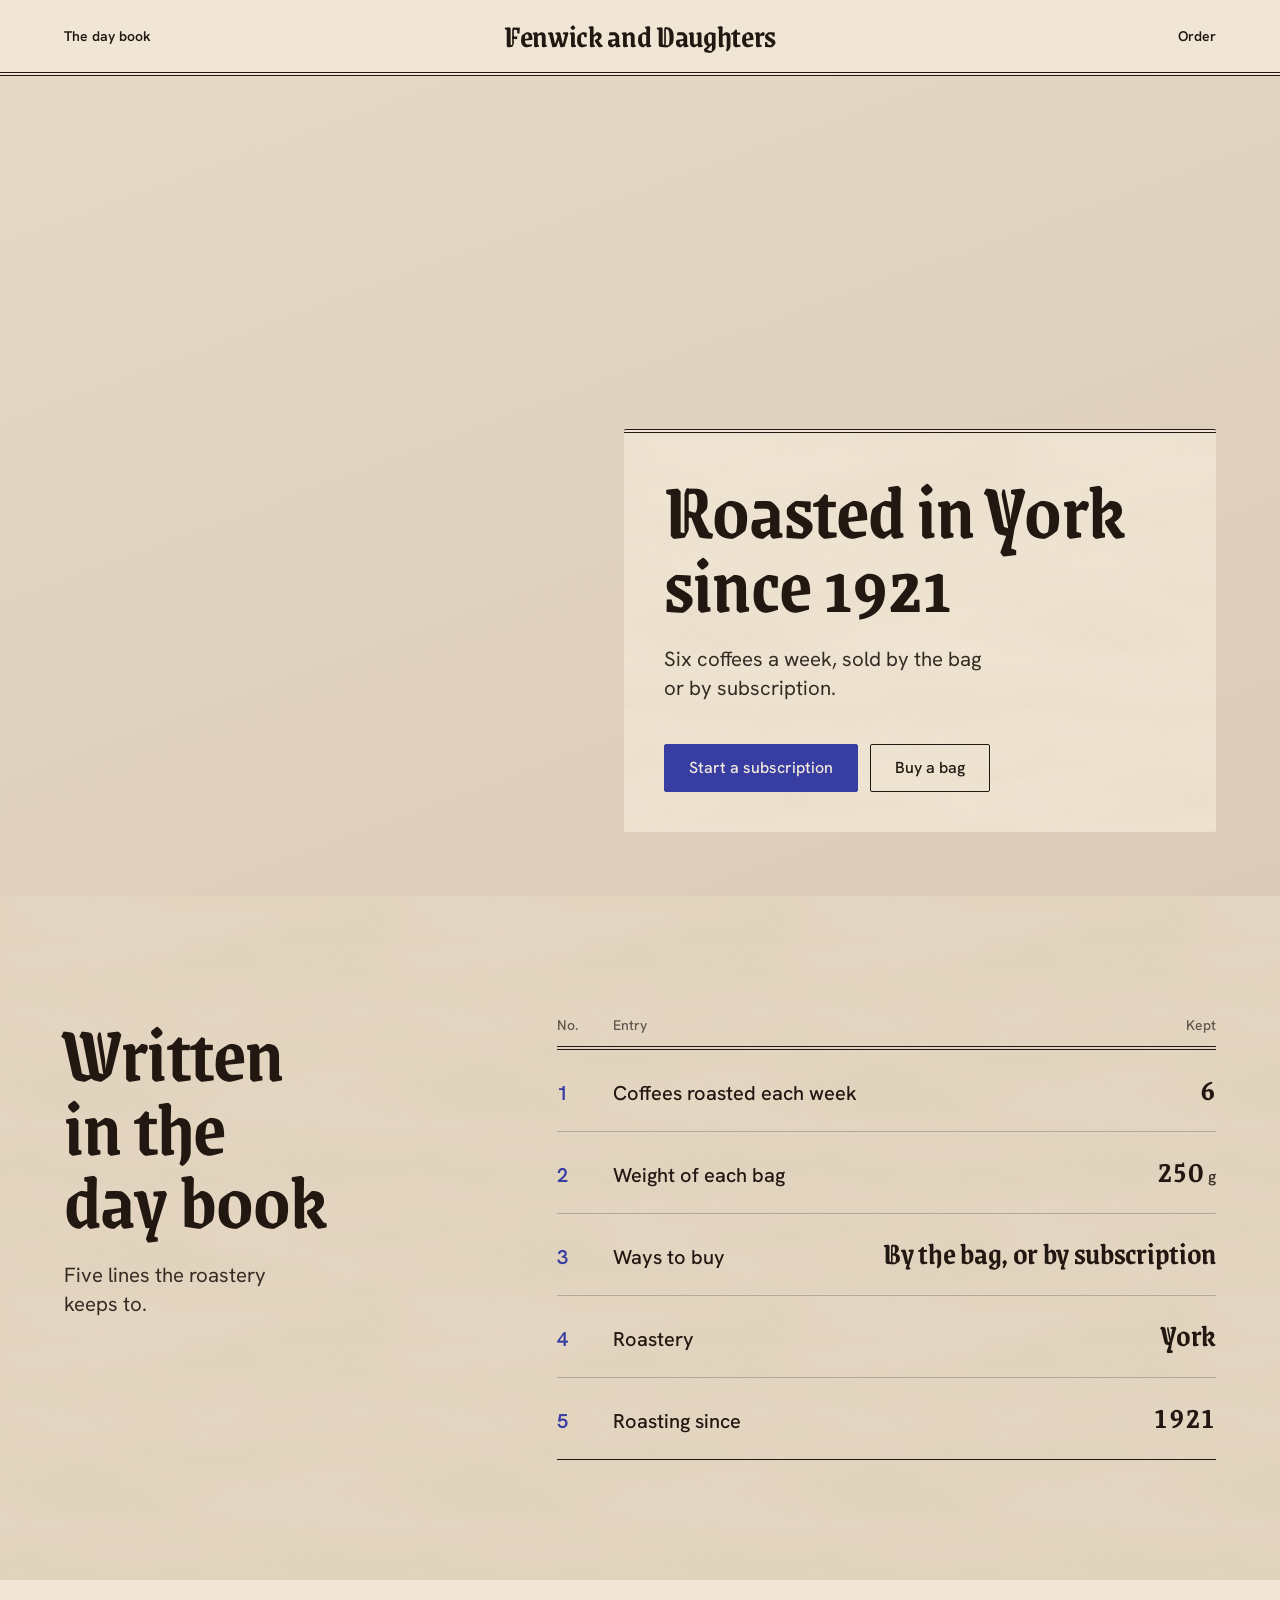
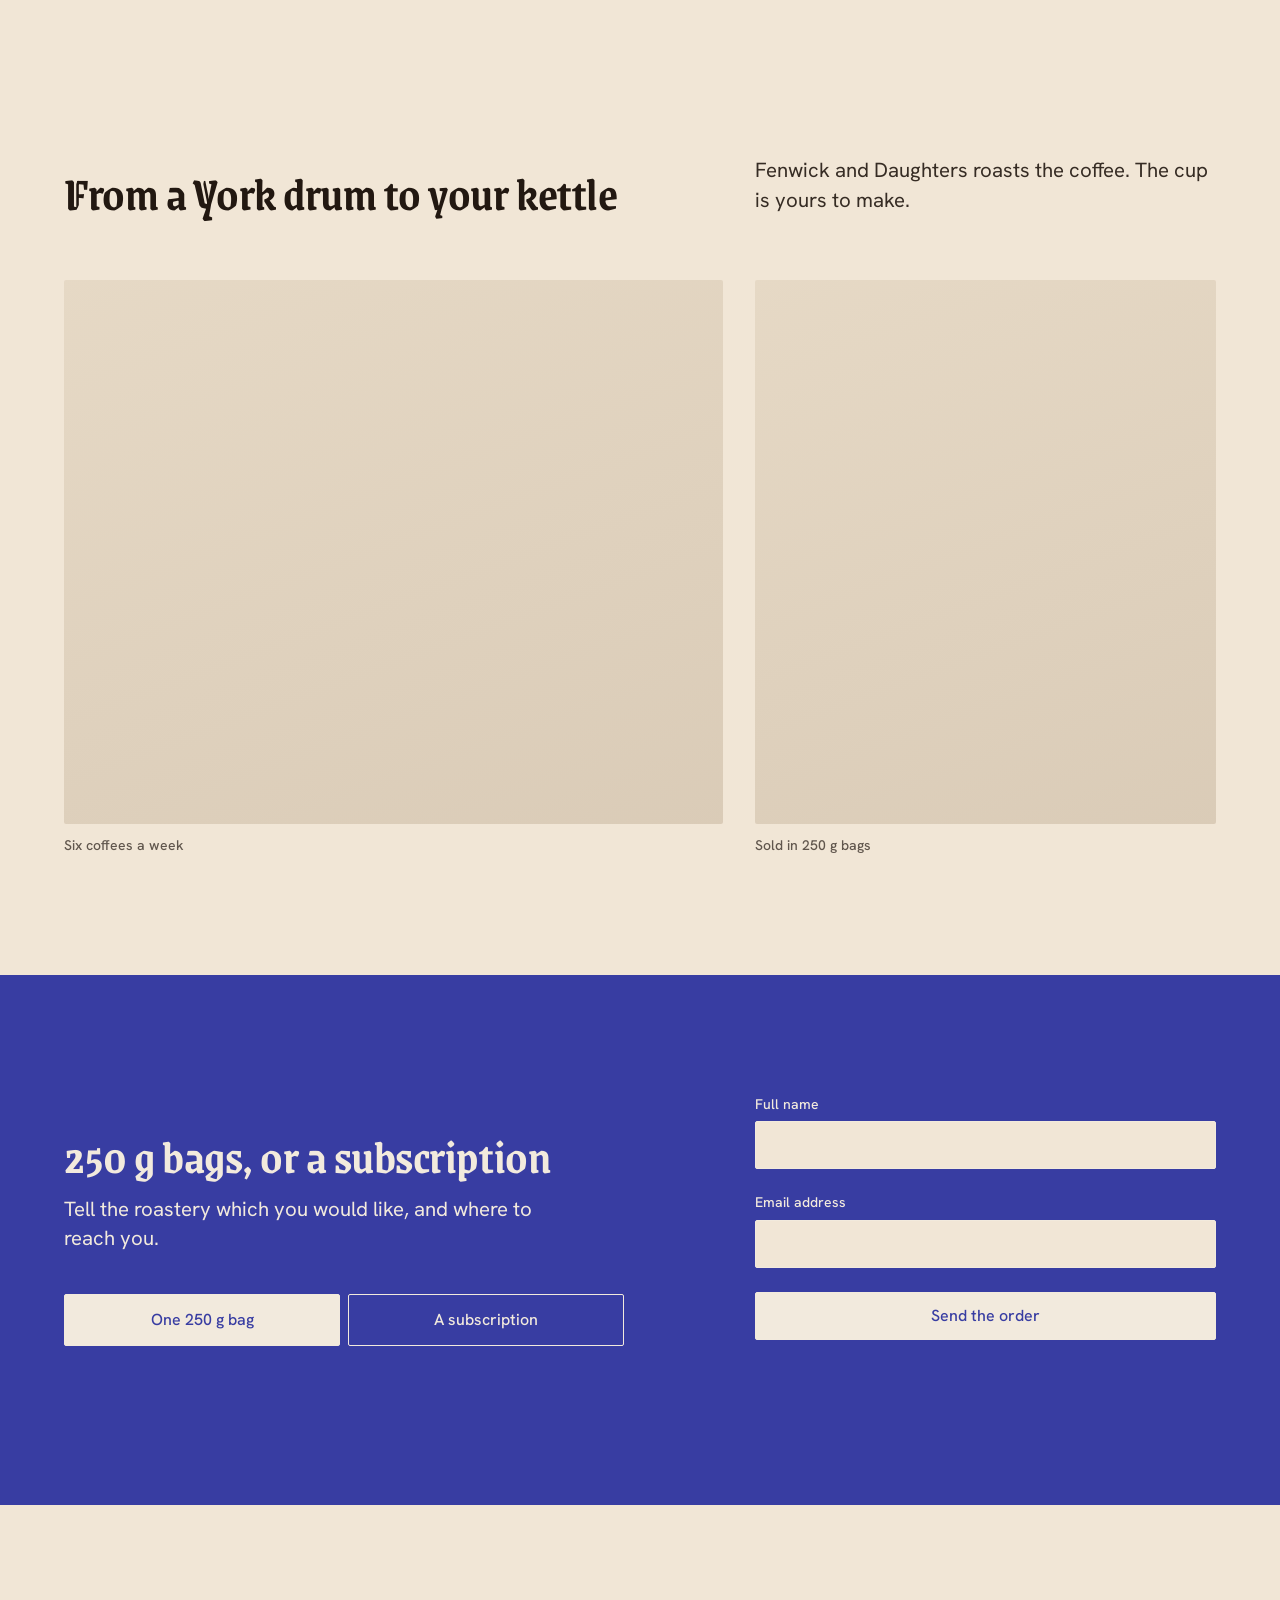
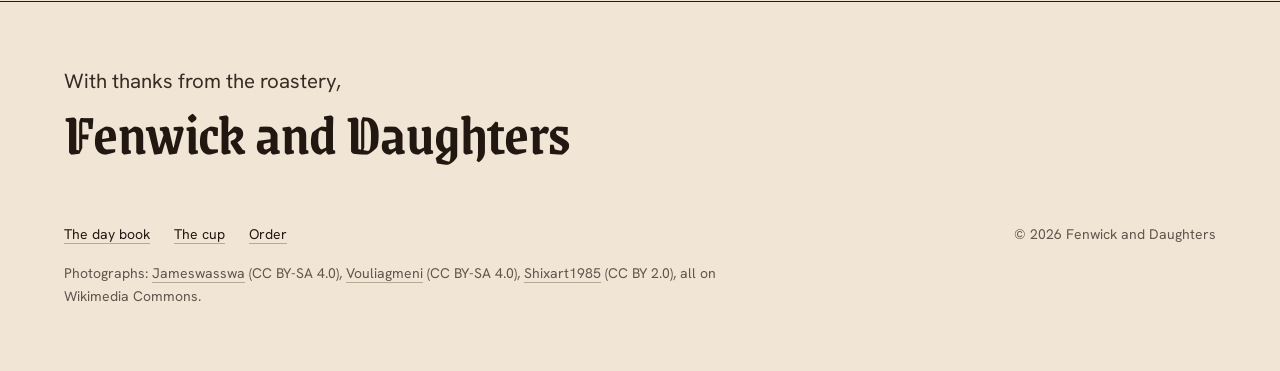
<file: .claude/skills/hallmark/scripts/fixtures/exemplars/editorial.html>
<!doctype html>
<html lang="en-GB">
<head>
<meta charset="utf-8">
<meta name="viewport" content="width=device-width, initial-scale=1">
<title>Fenwick and Daughters, coffee roasted in York since 1921</title>
<meta name="description" content="Fenwick and Daughters roasts six coffees a week in York, sold in 250 g bags or by subscription.">
<link rel="preconnect" href="https://fonts.googleapis.com">
<link rel="preconnect" href="https://fonts.gstatic.com" crossorigin>
<link href="https://fonts.googleapis.com/css2?family=Grenze+Gotisch:wght@600&family=Hanken+Grotesk:wght@400;500;600&family=IBM+Plex+Mono:wght@400&display=swap" rel="stylesheet">
<style>
/* Hallmark · job: buy · shape: Trade Ledger (custom: the roast as a Poster, the house's day book set as its own ledger, the cup as a pair, the order on the pigment) · genre: editorial · theme: Vellum (by request)
 * hero: Poster · nav: masthead, the blackletter wordmark centred over a double rule, one link at each end · footer: letter close · imagery: photographs, library 3, warm con=6 · signature: the roast itself, beans swept round the cooling tray full-bleed under a parchment plate · vellum: parchment
 * axes: light/blackletter/cool · posture: committed · contrast: pass · fold: pass · v2.0.0 */
/* Hallmark · pre-emit critique: P4 H5 E4 S5 R4 V4 · weakest: E, the plate must not bury the hand and the falling beans; it rests on the tray's far side and the plain wall, so the stream and the lever stay clear */
/* Hallmark · hero-review: in-thread · fix · 1 finding · 1 resolved (the head breaks after York) */
/* Hallmark · finish-review: in-thread (the subagent limit was reached) · fix · 3 findings · 1 resolved (the order head failed the swap test, then its blackletter I read as J: now 250 g bags, or a subscription) · 2 answered (the pair's captions are card facts, imagery.md 5; the pair are the closest honest frames the library holds) · gap: none */
/* Hallmark · answered F4 · the order field inverts the primary to parchment on pigment, as the theme's own hint sets it for its one field */
:root {
  color-scheme: light;
  --space-3xs: 2px; --space-2xs: 4px; --space-xs: 8px; --space-sm: 12px; --space-md: 16px; --space-lg: 24px; --space-xl: 40px; --space-2xl: 64px; --space-3xl: 96px; --space-4xl: 144px;
  --text-xs: 0.8125rem; --text-sm: 0.875rem; --text-md: 1rem; --text-lg: 1.25rem; --text-xl: 1.5625rem; --text-2xl: 1.953rem; --text-3xl: 2.441rem;
  --text-display-s: clamp(2.25rem, 4vw + 0.5rem, 3.75rem); --text-display: clamp(2.75rem, 5vw + 1rem, 5.25rem);
  --text-section: clamp(2rem, 2.5vw + 1rem, 3.5rem); --text-title: clamp(1.25rem, 0.75vw + 0.875rem, 1.625rem); --text-lead: clamp(1.125rem, 0.35vw + 1rem, 1.375rem);
  --ease-out: cubic-bezier(0.16, 1, 0.3, 1); --ease-in: cubic-bezier(0.7, 0, 0.84, 0); --ease-in-out: cubic-bezier(0.65, 0, 0.35, 1);
  --dur-micro: 120ms; --dur-short: 220ms; --dur-long: 420ms;
  --color-error: oklch(52% 0.19 27); --color-success: oklch(50% 0.12 150);
  --container: 1440px; --gutter: 64px; --gap-columns: 32px; --section-gap-s: 120px; --section-gap: 144px; --section-gap-l: 176px;
  --z-base: 1; --z-raised: 10; --z-dropdown: 100; --z-sticky: 200; --z-sticky-nav: 300; --z-modal: 400; --z-toast: 500; --z-tooltip: 600;
  --color-paper: oklch(93% 0.025 80); --color-paper-2: oklch(89% 0.03 78); --color-paper-3: oklch(85% 0.032 76);
  --color-ink: oklch(22% 0.02 60); --color-ink-2: oklch(30% 0.02 60); --color-muted: oklch(46% 0.02 65);
  --color-rule: oklch(74% 0.03 75);
  --color-accent: oklch(42% 0.16 275); --color-accent-deep: oklch(34% 0.15 275); --color-accent-ink: oklch(94% 0.02 80);
  --color-focus: oklch(50% 0.17 275); --color-field: var(--color-accent);
  --font-display: "Grenze Gotisch", ui-serif, Georgia, serif; --font-body: "Hanken Grotesk", ui-sans-serif, sans-serif;
  --font-outlier: "IBM Plex Mono", ui-monospace, monospace;
  --radius-card: 2px; --radius-pill: 2px; --rule-hair: 1px; --shadow-card: none;
  --tracking-display: -0.01em; --fibre: 0.5;
}
*, *::before, *::after { box-sizing: border-box; }
html, body { overflow-x: clip; }
html { scrollbar-color: var(--color-muted) var(--color-paper); scroll-padding-top: var(--space-3xl); }
body { margin: 0; background: var(--color-paper); color: var(--color-ink); font-family: var(--font-body); font-size: var(--text-md); line-height: 1.55; -webkit-font-smoothing: antialiased; caret-color: var(--color-accent); }
::selection { background: color-mix(in oklab, var(--color-accent) 22%, transparent); color: var(--color-ink); }
:focus-visible { outline: 2px solid var(--color-focus); outline-offset: 2px; }
a { color: inherit; text-decoration-thickness: 1px; text-underline-offset: 0.16em; }
h1, h2, h3 { margin: 0; font-family: var(--font-display); font-weight: var(--display-weight, 700); font-synthesis: none; letter-spacing: var(--tracking-display); line-height: 1.05; overflow-wrap: break-word; min-width: 0; text-wrap: balance; }
h1 { max-width: 20ch; font-size: var(--text-display); } h2 { max-width: 30ch; font-size: var(--text-section); } h3 { max-width: 40ch; font-size: var(--text-title); line-height: 1.2; }
.lead { font-size: var(--text-lead); line-height: 1.45; max-width: 52ch; }
p { margin: 0; text-wrap: pretty; }
p:not([class]) { max-width: 65ch; }
img, video { max-width: 100%; height: auto; display: block; }
svg { display: block; }
[hidden] { display: none !important; }
button, input, select, textarea { font: inherit; }
.container { width: 100%; max-width: var(--container); margin-inline: auto; padding-inline: var(--gutter); box-sizing: border-box; }
.num, .figure, td.num { font-variant-numeric: tabular-nums; }
.visually-hidden { position: absolute; width: 1px; height: 1px; overflow: hidden; clip-path: inset(50%); white-space: nowrap; }
[data-slot] { position: relative; overflow: hidden; background: linear-gradient(160deg, var(--color-paper-2, var(--color-paper)), var(--color-paper-3, var(--color-paper))); }
[data-slot] > img { position: absolute; inset: 0; width: 100%; height: 100%; object-fit: cover; z-index: 1; }
[data-slot]:has(> img) > :not(img):not([data-keep]) { display: none !important; }
@media (max-width: 60rem) { :root { --gutter: 24px; --section-gap-s: 80px; --section-gap: 96px; --section-gap-l: 120px; } }
@media (max-width: 40rem) { :root { --gutter: 16px; --section-gap-s: 56px; --section-gap: 72px; --section-gap-l: 96px; --gap-columns: 16px; } }
@media (prefers-reduced-motion: reduce) { *:not(.keep-motion), *:not(.keep-motion)::before, *:not(.keep-motion)::after { animation-duration: 0.01ms !important; animation-iteration-count: 1 !important; transition-duration: 0.01ms !important; scroll-behavior: auto !important; } }
/* photographs: warm con=6 */
[data-slot] > img { filter: sepia(0.28) saturate(0.94) contrast(1.06); }
:root {
  --mast-h: 80px;
  --plate-w: 37rem;
  --color-field: var(--color-accent);
}

/* The fibre wash: long tan fibres, stitched so they never tile (texture.md, the low-frequency wash) */
.fibre { position: relative; isolation: isolate; }
.fibre::before { content: ""; position: absolute; inset: 0; z-index: -1; opacity: var(--fibre); mix-blend-mode: multiply; pointer-events: none;
  background-image: url("data:image/svg+xml,%3Csvg xmlns='http://www.w3.org/2000/svg' width='400' height='400'%3E%3Cfilter id='p' x='0' y='0' width='100%25' height='100%25'%3E%3CfeTurbulence type='fractalNoise' baseFrequency='0.004 0.02' numOctaves='4' seed='4' stitchTiles='stitch'/%3E%3CfeColorMatrix values='0 0 0 0 0.62 0 0 0 0 0.52 0 0 0 0 0.36 0 0 0 0.3 0'/%3E%3C/filter%3E%3Crect width='100%25' height='100%25' filter='url(%23p)'/%3E%3C/svg%3E"); }

/* Type */
h1, h2 { font-weight: 600; line-height: 0.92; color: var(--color-ink); }
h3 { font-family: var(--font-body); font-weight: 600; }
.lead { color: var(--color-ink-2); }

/* Controls */
.btn { display: inline-flex; align-items: center; justify-content: center; min-height: 48px; padding: 0 var(--space-lg); border: var(--rule-hair) solid var(--color-ink); border-radius: var(--radius-card); background: transparent; color: var(--color-ink); font: 500 var(--text-md)/1 var(--font-body); text-decoration: none; white-space: nowrap; cursor: pointer;
  transition: background-color var(--dur-micro) var(--ease-out), border-color var(--dur-micro) var(--ease-out), color var(--dur-micro) var(--ease-out); }
.btn:hover { background: var(--color-paper-2); }
.btn:active { transform: translateY(1px); }
.btn:focus-visible { outline: 2px solid var(--color-focus); outline-offset: 2px; }
.btn:disabled, .btn[aria-disabled="true"] { opacity: 0.55; cursor: not-allowed; transform: none; }
.btn--primary { background: var(--color-accent); border-color: var(--color-accent); color: var(--color-accent-ink); }
.btn--primary:hover { background: var(--color-accent-deep); border-color: var(--color-accent-deep); }

.skip { position: absolute; left: var(--space-md); top: calc(-1 * var(--space-3xl)); z-index: var(--z-toast); padding: var(--space-xs) var(--space-md); background: var(--color-ink); color: var(--color-paper); }
.skip:focus-visible { top: var(--space-md); }

/* Masthead */
.mast__bar { display: grid; grid-template-columns: minmax(0, 1fr) auto minmax(0, 1fr); align-items: center; min-height: calc(var(--mast-h) - 4px); border-bottom: 4px double var(--color-ink); }
.wordmark { font: 600 2rem/1 var(--font-display); letter-spacing: var(--tracking-display); color: var(--color-ink); text-decoration: none; white-space: nowrap; padding-block: var(--space-sm); }
.mast__link { justify-self: start; font: 600 var(--text-sm)/1 var(--font-body); color: var(--color-ink); padding-block: var(--space-sm); text-decoration: underline 1px; text-decoration-color: transparent; text-underline-offset: 0.3em;
  transition: text-decoration-color var(--dur-short) var(--ease-out), color var(--dur-micro) var(--ease-out); }
.mast__link--end { justify-self: end; }
.mast__link:hover { text-decoration-color: var(--color-accent); color: var(--color-accent); }
.wordmark:focus-visible, .mast__link:focus-visible { outline: 2px solid var(--color-focus); outline-offset: 4px; }

/* Hero: the roast, full-bleed, under a parchment plate */
.hero { position: relative; height: calc(100dvh - var(--mast-h)); min-height: 36rem; overflow: hidden; background: var(--color-ink); color: var(--color-paper); }
.hero__photo { position: absolute; inset: 0; margin: 0; }
.hero__photo > img { object-position: 50% 62%; }
.hero__inner { position: relative; z-index: var(--z-raised); height: 100%; display: flex; align-items: flex-end; justify-content: flex-end; padding-bottom: var(--space-2xl); box-sizing: border-box; }
.plate { width: min(100%, var(--plate-w)); box-sizing: border-box; padding: var(--space-xl); background: var(--color-paper); color: var(--color-ink); border-top: 4px double var(--color-ink); border-radius: var(--radius-card); }
.plate h1 { font-size: var(--text-display); max-width: 16ch; }
.plate .lead { margin-top: var(--space-lg); max-width: 30ch; }
.actions { display: flex; flex-wrap: wrap; gap: var(--space-sm); margin-top: var(--space-xl); }

@media (max-width: 60rem) {
  .hero { height: auto; min-height: 0; background: none; color: var(--color-ink); overflow: visible; }
  .hero__photo { position: relative; aspect-ratio: 4 / 3; }
  .hero__inner { height: auto; padding-bottom: 0; }
  .plate { width: 100%; padding: var(--space-xl) 0 0; background: none; border-top: 0; }
  .plate.fibre::before { display: none; }
  .wordmark { font-size: 1.875rem; }
}
@media (max-width: 40rem) {
  .mast__bar { grid-template-columns: auto; justify-items: center; row-gap: var(--space-2xs); padding-block: var(--space-xs); }
  .mast__link { display: none; }
}

/* Shared section grid: one container, twelve columns, one column gap */
.split { display: grid; grid-template-columns: repeat(12, minmax(0, 1fr)); column-gap: var(--gap-columns); }
.band { background: var(--color-paper-2); padding-block: var(--section-gap-s); }
.photo { margin: 0; border-radius: var(--radius-card); }
.photo > img { outline: var(--rule-hair) solid var(--color-rule); outline-offset: -1px; }
figcaption { margin-top: var(--space-sm); font: 500 var(--text-sm)/1.4 var(--font-body); color: var(--color-muted); }

/* The day book: the house's ledger on the fibre band, the entries kept in the hand of the wordmark */
.ledger__grid { align-items: start; }
.ledger__text { grid-column: 1 / span 4; position: sticky; top: var(--space-2xl); }
.ledger__text h2 { font-size: var(--text-display); max-width: 9ch; }
.ledger .lead { margin-top: var(--space-lg); max-width: 22ch; }
.ledger__book { grid-column: 6 / span 7; }
.book { width: 100%; border-collapse: collapse; font-size: var(--text-lg); line-height: 1.35; }
.book thead th { padding: 0 0 var(--space-sm); border-bottom: 4px double var(--color-ink); font: 500 var(--text-sm)/1.3 var(--font-body); color: var(--color-muted); text-align: left; }
.book td, .book tbody th { padding: var(--space-lg) 0; border-top: var(--rule-hair) solid var(--color-rule); vertical-align: baseline; }
.book tbody tr:first-child > * { border-top: 0; }
.book tbody tr:last-child > * { border-bottom: var(--rule-hair) solid var(--color-ink); }
.book tbody th { font-weight: 500; text-align: left; color: var(--color-ink); }
.book .idx { width: 3.5rem; font-weight: 600; color: var(--color-accent); }
.book .r, .book thead th.r { text-align: right; }
.book td.r { font: 600 var(--text-2xl)/1 var(--font-display); letter-spacing: var(--tracking-display); color: var(--color-ink); }
.book td.r .unit { font: 500 var(--text-md)/1 var(--font-body); color: var(--color-ink-2); }
.book .num { font-variant-numeric: lining-nums tabular-nums; }

/* The cup: one wide frame, then a pair, each with its fact */
.cup { padding-top: var(--section-gap-l); }
.cup__head { align-items: end; }
.cup__head h2 { grid-column: 1 / span 6; }
.cup__head .lead { grid-column: 8 / span 5; }
.cup__pair { margin-top: var(--space-2xl); }
.cup__pair > figure { margin: 0; }
.cup__note { grid-column: 1 / span 7; }
.cup__cup { grid-column: 8 / span 5; }
.cup__pair .photo { height: 34rem; }

/* The order, on the one pigment field */
.order-band { margin-top: var(--section-gap-s); padding-block: var(--section-gap-s); background: var(--color-field); color: var(--color-accent-ink); }
.order-band h2 { color: var(--color-accent-ink); }
.order-band .lead { margin-top: var(--space-md); color: var(--color-accent-ink); }
.order-band :focus-visible { outline-color: var(--color-accent-ink); }
.order { align-items: center; }
.order__text { grid-column: 1 / span 6; }
.order__fields { grid-column: 8 / span 5; display: grid; gap: var(--space-lg); }
.seg { display: grid; grid-template-columns: repeat(2, minmax(0, 1fr)); gap: var(--space-xs); margin: var(--space-xl) 0 0; padding: 0; border: 0; }
.field label { font: 500 var(--text-sm)/1.3 var(--font-body); color: var(--color-accent-ink); }
.seg input { position: absolute; width: 1px; height: 1px; opacity: 0; }
.seg label { display: flex; align-items: center; justify-content: center; min-height: 52px; padding: 0 var(--space-md); border: var(--rule-hair) solid var(--color-accent-ink); border-radius: var(--radius-card); font-weight: 500; cursor: pointer;
  transition: background-color var(--dur-micro) var(--ease-out), color var(--dur-micro) var(--ease-out); }
.seg label:hover { background: var(--color-accent-deep); }
.seg input:checked + label { background: var(--color-accent-ink); color: var(--color-accent); }
.seg input:focus-visible + label { outline: 2px solid var(--color-accent-ink); outline-offset: 2px; }
.field { display: grid; gap: var(--space-xs); }
.field input { min-height: 48px; padding: 0 var(--space-md); border: var(--rule-hair) solid var(--color-accent-ink); border-radius: var(--radius-card); background: var(--color-paper); color: var(--color-ink); outline: 2px solid transparent; outline-offset: 2px; }
.field input:focus-visible { outline-color: var(--color-accent-ink); }
.field input[aria-invalid] { border-color: var(--color-error); box-shadow: inset 0 0 0 1px var(--color-error); }
.field input:disabled { opacity: 0.55; cursor: not-allowed; }
.btn--on-field { width: 100%; background: var(--color-accent-ink); border-color: var(--color-accent-ink); color: var(--color-accent); }
.btn--on-field:hover { background: var(--color-paper-2); border-color: var(--color-paper-2); }
.help { min-height: 1lh; font-size: var(--text-sm); color: var(--color-accent-ink); }

/* The letter close */
.letter { padding-block: var(--space-3xl) var(--space-2xl); }
.letter__inner { padding-top: var(--space-2xl); border-top: var(--rule-hair) solid var(--color-ink); }
.letter__sign { font-size: var(--text-lead); color: var(--color-ink-2); }
.letter__name { margin-top: var(--space-xs); font: 600 var(--text-display-s)/0.92 var(--font-display); letter-spacing: var(--tracking-display); color: var(--color-ink); }
.letter__foot { display: flex; flex-wrap: wrap; justify-content: space-between; align-items: baseline; gap: var(--space-md) var(--space-xl); margin-top: var(--space-2xl); }
.letter__nav { display: flex; flex-wrap: wrap; gap: var(--space-lg); }
.letter__nav a { font-size: var(--text-sm); color: var(--color-ink); text-decoration-color: var(--color-rule); text-underline-offset: 0.25em; transition: text-decoration-color var(--dur-short) var(--ease-out); }
.letter__nav a:hover { text-decoration-color: var(--color-accent); }
.letter__nav a:focus-visible { outline: 2px solid var(--color-focus); outline-offset: 2px; }
.legal { font-size: var(--text-sm); color: var(--color-muted); }
.letter__credit { flex: 1 0 100%; max-width: 88ch; font-size: var(--text-sm); line-height: 1.6; color: var(--color-muted); }
.letter__credit a { color: inherit; text-decoration-color: var(--color-rule); text-underline-offset: 0.25em; }
.letter__credit a:hover { color: var(--color-ink); text-decoration-color: var(--color-accent); }

@media (max-width: 60rem) {
  .ledger__text, .ledger__book, .cup__head h2, .cup__head .lead, .cup__note, .cup__cup, .order__text, .order__fields { grid-column: 1 / -1; }
  .ledger__text { position: static; }
  .ledger__book { margin-top: var(--space-2xl); }
  .book td.r { font-size: var(--text-xl); }
  .cup__head .lead { margin-top: var(--space-md); }
  .cup__pair { row-gap: var(--space-xl); }
  .cup__pair .photo { height: auto; aspect-ratio: 4 / 3; }
  .order__fields { margin-top: var(--space-xl); }
}
@media (max-width: 40rem) {
  .book { font-size: var(--text-md); }
  .book .idx { width: 2rem; }
}
</style>
<script>document.documentElement.classList.add('js');</script>
</head>
<body id="top">
<a class="skip" href="#main">Skip to content</a>

<header class="mast">
  <div class="container mast__bar">
    <a class="mast__link" href="#daybook">The day book</a>
    <a class="wordmark" href="#top" aria-label="Fenwick and Daughters, back to the top">Fenwick and Daughters</a>
    <a class="mast__link mast__link--end" href="#order">Order</a>
  </div>
</header>

<main id="main">
  <section class="hero" aria-labelledby="hero-h">
    <figure class="hero__photo" data-slot="roaster" data-alt="The York roaster at work, a fresh roast tipping into the cooling tray">
      <img src="https://upload.wikimedia.org/wikipedia/commons/thumb/3/3b/Cooling_time_for_coffee.jpg/1280px-Cooling_time_for_coffee.jpg" width="1920" height="1348" fetchpriority="high"
           alt="A fresh roast swept round the cooling tray by its paddle arm" style="object-position: 50% 55%">
    </figure>
    <div class="container hero__inner">
      <div class="plate fibre">
        <h1 id="hero-h">Roasted in York<br> since 1921</h1>
        <p class="lead">Six coffees a week, sold by the bag or by subscription.</p>
        <div class="actions">
          <a class="btn btn--primary" href="#order" data-kind="subscription">Start a subscription</a>
          <a class="btn" href="#order" data-kind="bag">Buy a bag</a>
        </div>
      </div>
    </div>
  </section>

  <section class="ledger band fibre" id="daybook" aria-labelledby="ledger-h">
    <div class="container split ledger__grid">
      <div class="ledger__text">
        <h2 id="ledger-h">Written in the day book</h2>
        <p class="lead">Five lines the roastery keeps to.</p>
      </div>
      <div class="ledger__book">
        <table class="book">
          <thead>
            <tr><th scope="col">No.</th><th scope="col">Entry</th><th scope="col" class="r">Kept</th></tr>
          </thead>
          <tbody>
            <tr><td class="idx">1</td><th scope="row">Coffees roasted each week</th><td class="r"><span class="num">6</span></td></tr>
            <tr><td class="idx">2</td><th scope="row">Weight of each bag</th><td class="r"><span class="num">250</span>&nbsp;<span class="unit">g</span></td></tr>
            <tr><td class="idx">3</td><th scope="row">Ways to buy</th><td class="r">By the bag, or by subscription</td></tr>
            <tr><td class="idx">4</td><th scope="row">Roastery</th><td class="r">York</td></tr>
            <tr><td class="idx">5</td><th scope="row">Roasting since</th><td class="r"><span class="num">1921</span></td></tr>
          </tbody>
        </table>
      </div>
    </div>
  </section>

  <section class="cup" id="cup" aria-labelledby="cup-h">
    <div class="container">
      <div class="split cup__head">
        <h2 id="cup-h">From a York drum to your kettle</h2>
        <p class="lead">Fenwick and Daughters roasts the coffee. The cup is yours to make.</p>
      </div>
      <div class="split cup__pair">
        <figure class="cup__note">
          <div class="photo" data-slot="desk" data-alt="The York roaster between roasts, the drum over its cooling tray">
            <img src="https://upload.wikimedia.org/wikipedia/commons/thumb/2/2d/Coffee_roasting_machine%2C_The_Roastery%2C_Coaltown_Coffee%2C_Ammanford%2C_Wales.jpg/1280px-Coffee_roasting_machine%2C_The_Roastery%2C_Coaltown_Coffee%2C_Ammanford%2C_Wales.jpg" width="1920" height="2560" loading="lazy"
                 alt="A drum coffee roaster above its copper cooling tray in a roastery" style="object-position: 50% 69%">
          </div>
          <figcaption>Six coffees a week</figcaption>
        </figure>
        <figure class="cup__cup">
          <div class="photo" data-slot="cup" data-alt="A cup of Fenwick and Daughters coffee on the shop counter">
            <img src="https://upload.wikimedia.org/wikipedia/commons/thumb/5/52/Espresso_coffee_pouring_from_retro_espresso_machine.jpg/1280px-Espresso_coffee_pouring_from_retro_espresso_machine.jpg" width="1920" height="2876" loading="lazy"
                 alt="Espresso streaming from a chrome machine into two glass cups" style="object-position: 50% 62%">
          </div>
          <figcaption>Sold in 250&nbsp;g bags</figcaption>
        </figure>
      </div>
    </div>
  </section>

  <section class="order-band" id="order" aria-labelledby="order-h">
    <div class="container">
      <form class="split order" data-endpoint="" novalidate>
        <div class="order__text">
          <h2 id="order-h">250&nbsp;g bags, or a subscription</h2>
          <p class="lead">Tell the roastery which you would like, and where to reach you.</p>
          <fieldset class="seg">
            <legend class="visually-hidden">How would you like it?</legend>
            <input type="radio" name="kind" id="kind-bag" value="bag" checked><label for="kind-bag">One 250&nbsp;g bag</label>
            <input type="radio" name="kind" id="kind-sub" value="subscription"><label for="kind-sub">A subscription</label>
          </fieldset>
        </div>
        <div class="order__fields">
          <div class="field">
            <label for="order-name">Full name</label>
            <input id="order-name" name="name" type="text" autocomplete="name" required>
          </div>
          <div class="field">
            <label for="order-email">Email address</label>
            <input id="order-email" name="email" type="email" autocomplete="email" inputmode="email" required>
          </div>
          <button class="btn btn--on-field" type="submit">Send the order</button>
          <p class="help" id="order-help" aria-live="polite"></p>
        </div>
      </form>
    </div>
  </section>
</main>

<footer class="letter">
  <div class="container letter__inner">
    <p class="letter__sign">With thanks from the roastery,</p>
    <p class="letter__name">Fenwick and Daughters</p>
    <div class="letter__foot">
      <nav class="letter__nav" aria-label="Footer">
        <a href="#daybook">The day book</a>
        <a href="#cup">The cup</a>
        <a href="#order">Order</a>
      </nav>
      <p class="legal">&copy; 2026 Fenwick and Daughters</p>
      <p class="letter__credit" data-credits>Photographs: <a href="https://commons.wikimedia.org/wiki/File:Cooling_time_for_coffee.jpg">Jameswasswa</a> (CC&nbsp;BY-SA&nbsp;4.0), <a href="https://commons.wikimedia.org/wiki/File:Coffee_roasting_machine,_The_Roastery,_Coaltown_Coffee,_Ammanford,_Wales.jpg">Vouliagmeni</a> (CC&nbsp;BY-SA&nbsp;4.0), <a href="https://commons.wikimedia.org/wiki/File:Espresso_coffee_pouring_from_retro_espresso_machine.jpg">Shixart1985</a> (CC&nbsp;BY&nbsp;2.0), all on Wikimedia Commons.</p>
    </div>
  </div>
</footer>

<script>
window.hallmarkSlots = (m) => { for (const [k, v] of Object.entries(m)) { const s = document.querySelector(`[data-slot="${k}"]`); if (!s) continue; const im = new Image(); im.src = typeof v === 'string' ? v : v.src; im.alt = (typeof v === 'object' && v.alt) || s.dataset.alt || ''; s.querySelectorAll(':scope > img').forEach((o) => o.remove()); s.prepend(im); } };
document.querySelectorAll('[data-slot] > img').forEach((i) => { if (i.complete && !i.naturalWidth) i.remove(); else i.addEventListener('error', () => i.remove(), { once: true }); });
document.querySelectorAll('[data-kind]').forEach((a) => a.addEventListener('click', () => { const r = document.getElementById(a.dataset.kind === 'subscription' ? 'kind-sub' : 'kind-bag'); if (r) r.checked = true; }));
document.querySelectorAll('form[data-endpoint]').forEach((form) => {
  const help = form.querySelector('[aria-live]');
  const fields = [...form.querySelectorAll('input[required]')];
  form.addEventListener('submit', (e) => {
    e.preventDefault();
    const bad = fields.filter((i) => !i.checkValidity());
    fields.forEach((i) => { i.toggleAttribute('aria-invalid', bad.includes(i)); if (bad.includes(i)) i.setAttribute('aria-describedby', help.id); else i.removeAttribute('aria-describedby'); });
    if (bad.length) { help.textContent = bad[0].type === 'email' ? 'That email address looks incomplete. Write it as name@example.com.' : 'Add your name, so the roastery knows who the coffee is for.'; bad[0].focus(); return; }
    if (!form.dataset.endpoint) { help.textContent = 'Nothing was sent: this form is not connected yet.'; return; }
    fetch(form.dataset.endpoint, { method: 'POST', body: new FormData(form) })
      .then((r) => { help.textContent = r.ok ? 'The roastery has your order and will write to ' + form.elements.email.value.trim() + '.' : 'That did not go through. Try again in a minute.'; })
      .catch(() => { help.textContent = 'That did not go through. Try again in a minute.'; });
  });
});
</script>
</body>
</html>
</file>
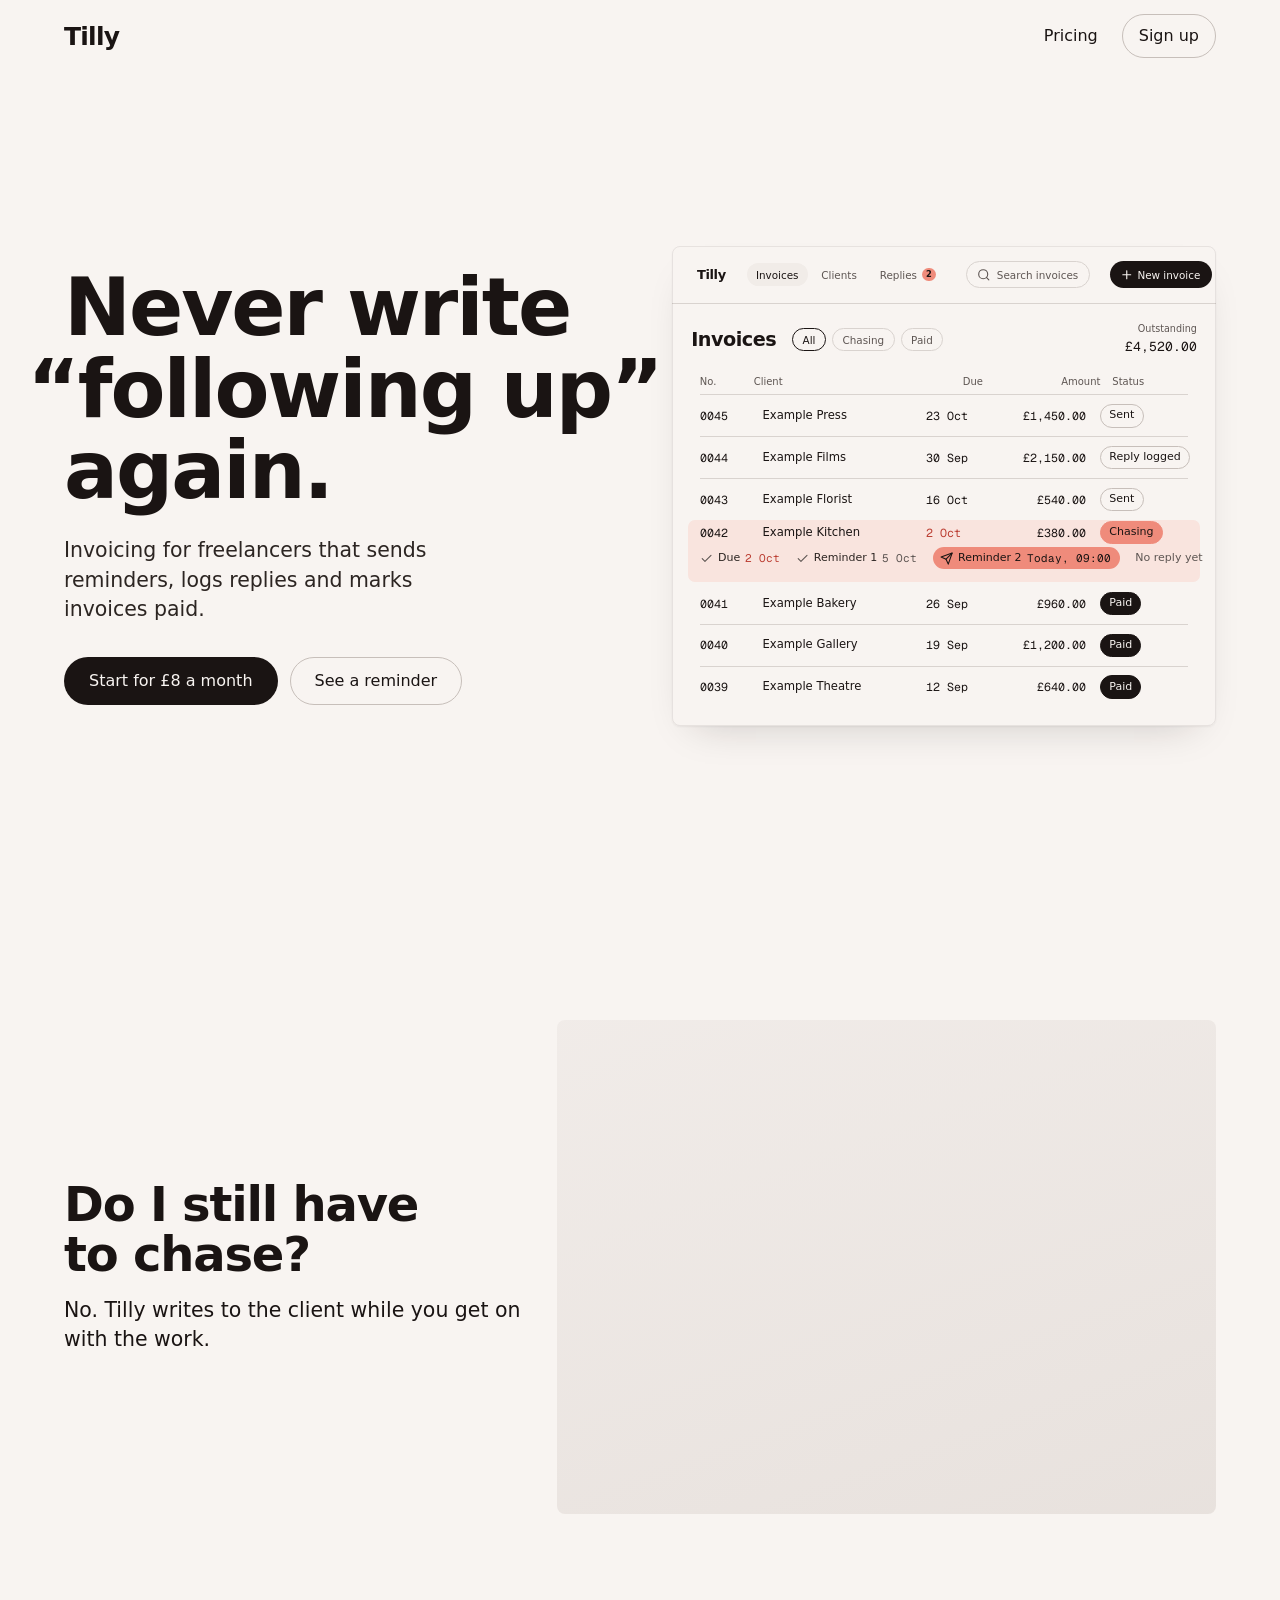
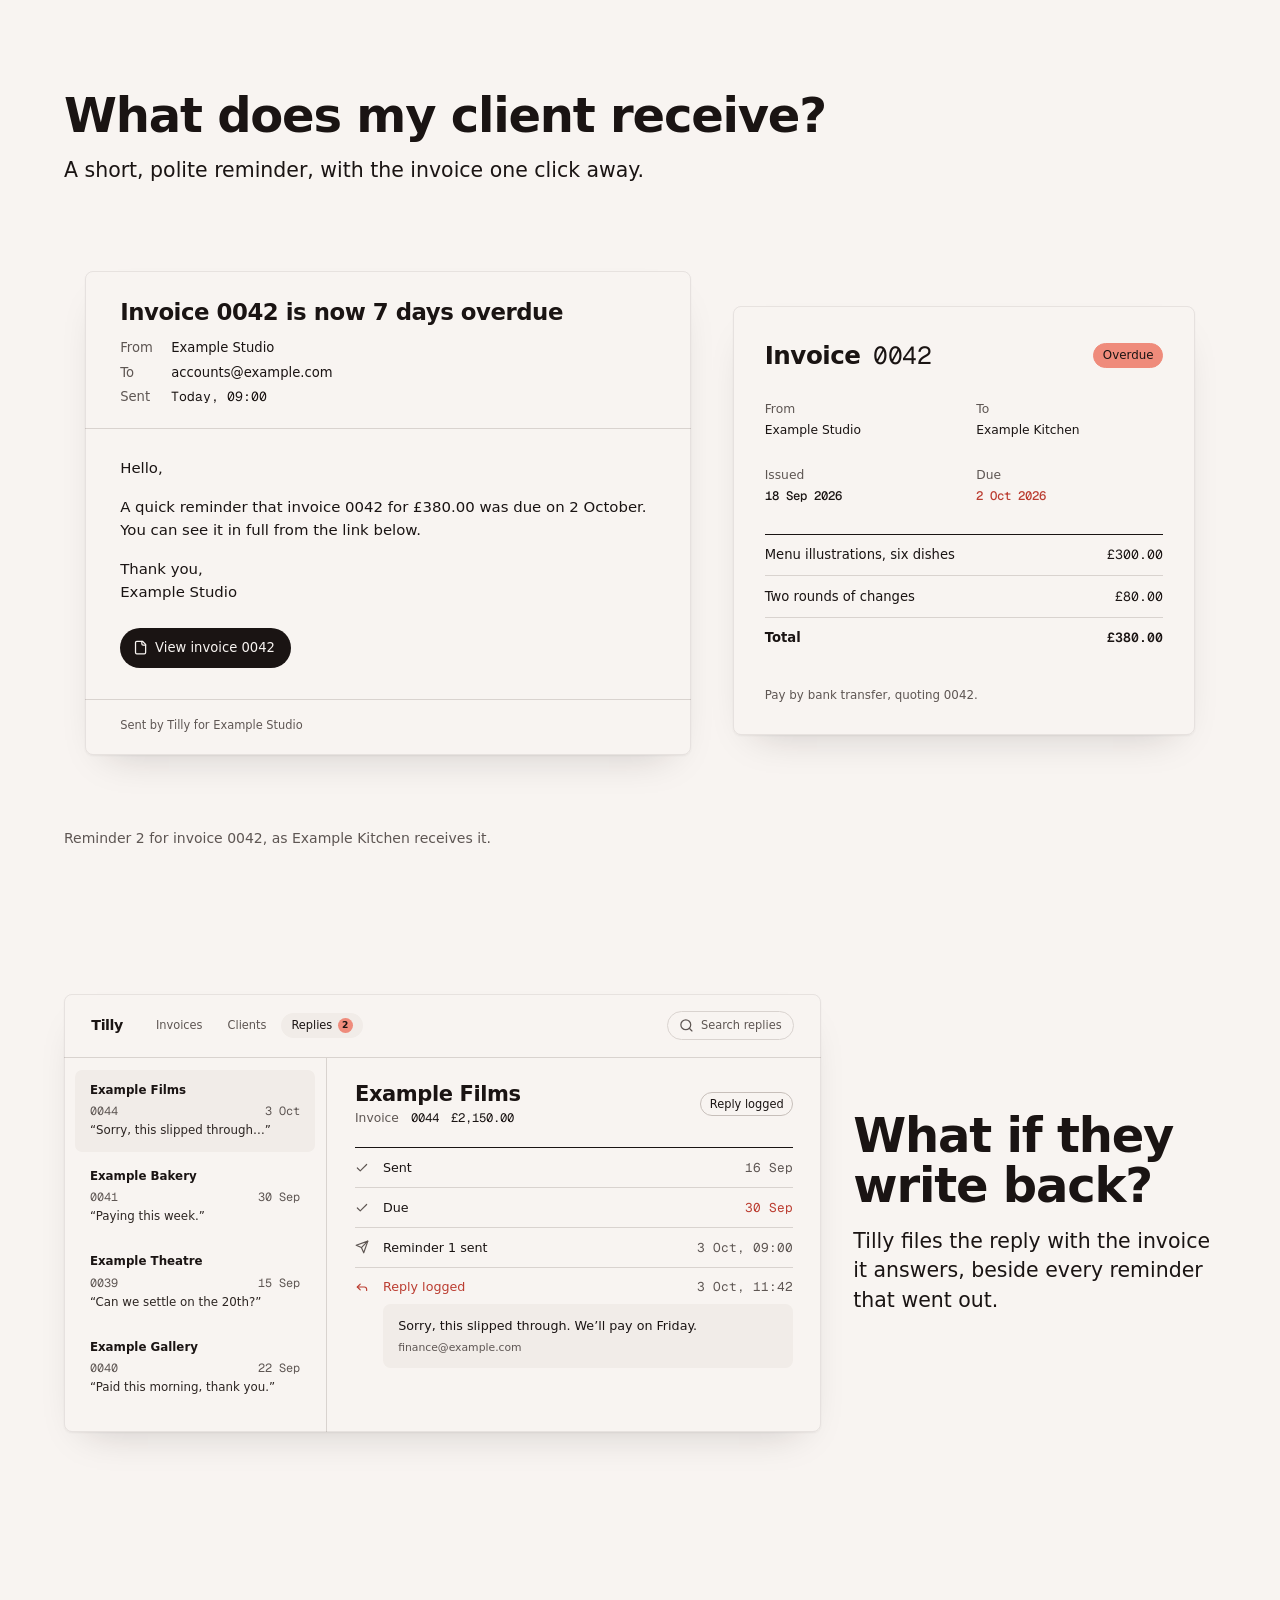
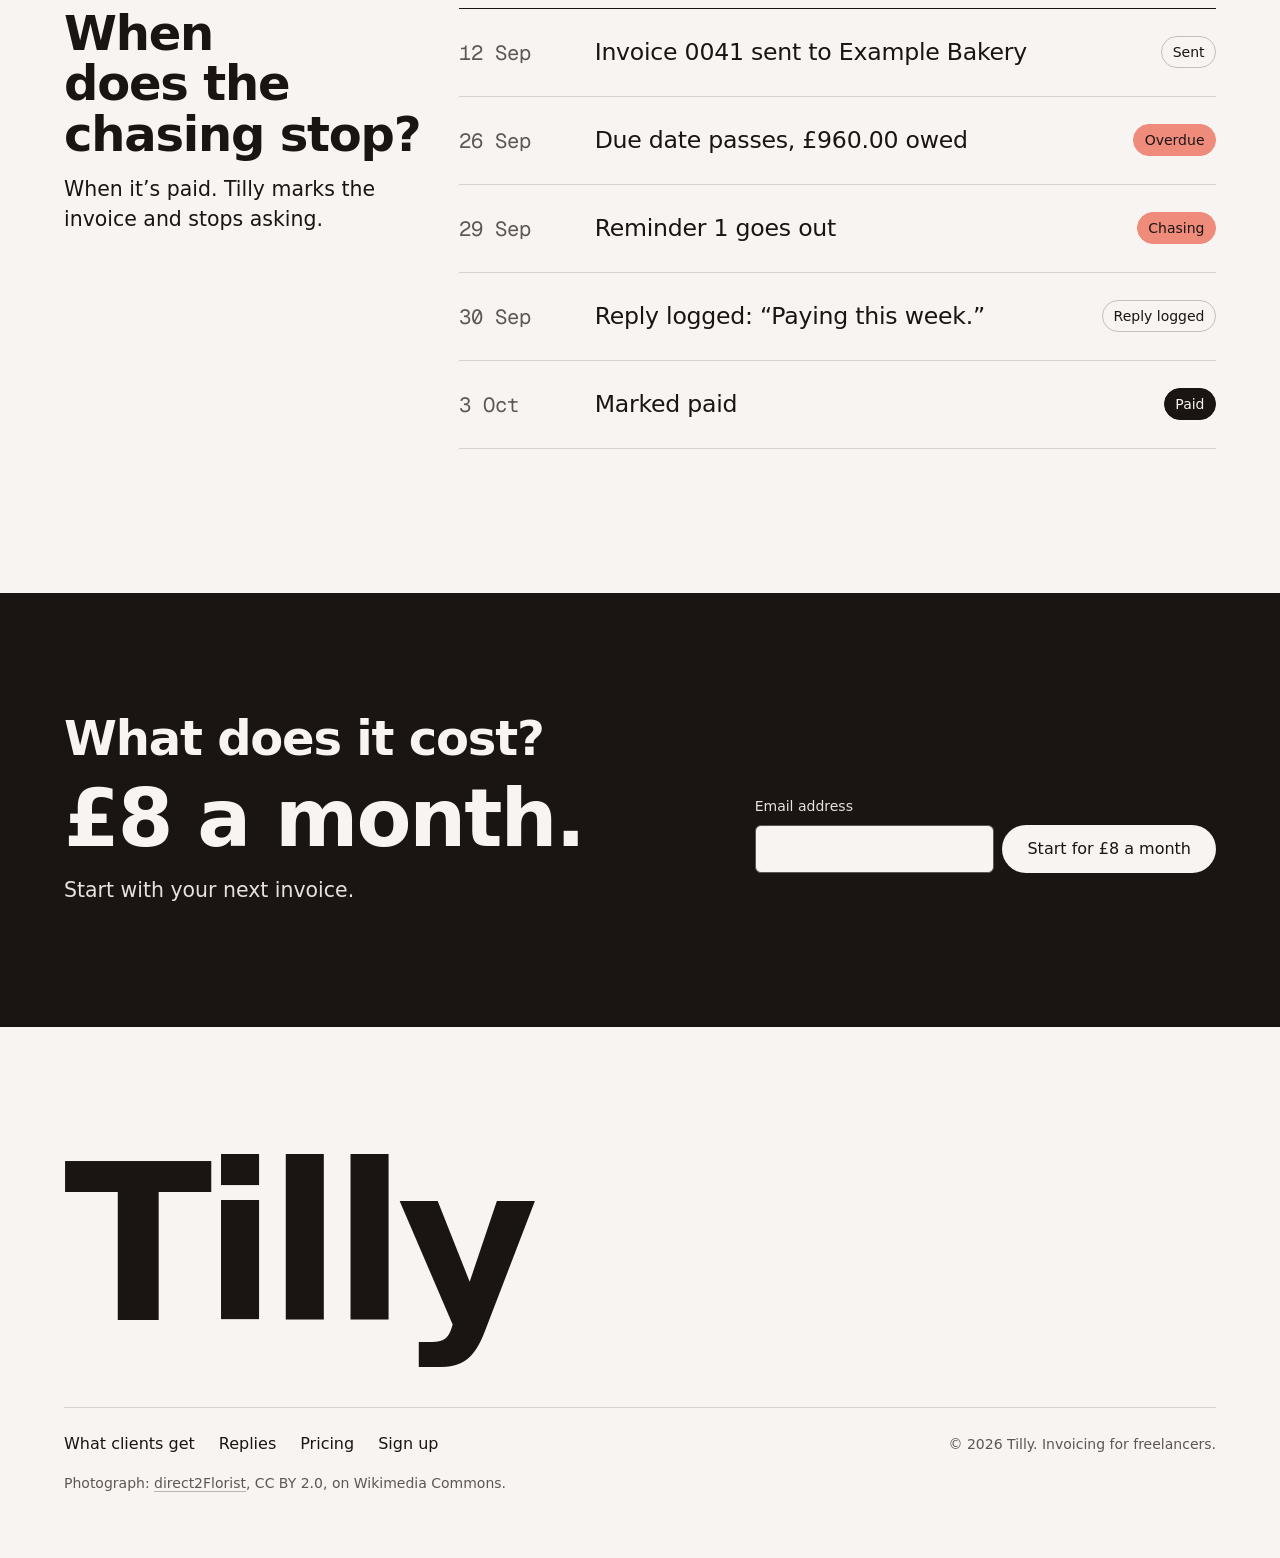
<file: .claude/skills/hallmark/scripts/fixtures/exemplars/modern-minimal.html>
<!doctype html>
<html lang="en-GB">
<head>
<meta charset="utf-8">
<meta name="viewport" content="width=device-width, initial-scale=1">
<title>Tilly, invoicing that chases late payments for you</title>
<meta name="description" content="Tilly is invoicing for freelancers that sends the reminders, logs the replies and marks invoices paid, for 8 pounds a month.">
<link rel="preconnect" href="https://api.fontshare.com" crossorigin>
<link rel="preconnect" href="https://fonts.googleapis.com">
<link rel="preconnect" href="https://fonts.gstatic.com" crossorigin>
<link href="https://api.fontshare.com/v2/css?f[]=general-sans@400,500,600&amp;display=swap" rel="stylesheet">
<link href="https://fonts.googleapis.com/css2?family=Geist+Mono:wght@400&amp;display=swap" rel="stylesheet">
<style>
/* Hallmark · job: sign up · shape: Conversational FAQ, opened by the product · genre: modern-minimal · theme: Coral (by request)
 * hero: Settled · nav: edge-aligned, the wordmark at the left, one link and one outlined pill at the right · footer: mast, the wordmark large over the links · imagery: product sample in hero, demo-2 and demo-3, photographs library 1 muted sepia=8 · signature: invoice 0042 being chased, live in the hero
 * axes: light/grotesk-sans/warm · posture: restrained · contrast: pass · fold: pass · v2.0.0 */
/* Hallmark · pre-emit critique: P4 H4 E4 S5 R4 V5 · weakest: E, the built screens must read as one product at every width, so every inner length is in em on a container-unit base, the screens scale as a whole and re-lay themselves on a phone */
/* Hallmark · hero-review: subagent · fix · 5 findings · 5 resolved · finish-review: in-thread, the subagent limit was reached · ship · 1 finding · 1 resolved · gap: none */
:root {
  color-scheme: light;
  --space-3xs: 2px; --space-2xs: 4px; --space-xs: 8px; --space-sm: 12px; --space-md: 16px; --space-lg: 24px; --space-xl: 40px; --space-2xl: 64px; --space-3xl: 96px; --space-4xl: 144px;
  --text-xs: 0.8125rem; --text-sm: 0.875rem; --text-md: 1rem; --text-lg: 1.25rem; --text-xl: 1.5625rem; --text-2xl: 1.953rem; --text-3xl: 2.441rem;
  --text-display-s: clamp(2.25rem, 4vw + 0.5rem, 3.75rem); --text-display: clamp(2.75rem, 5vw + 1rem, 5.25rem);
  --text-section: clamp(2rem, 2.5vw + 1rem, 3.5rem); --text-title: clamp(1.25rem, 0.75vw + 0.875rem, 1.625rem); --text-lead: clamp(1.125rem, 0.35vw + 1rem, 1.375rem);
  --ease-out: cubic-bezier(0.16, 1, 0.3, 1); --ease-in: cubic-bezier(0.7, 0, 0.84, 0); --ease-in-out: cubic-bezier(0.65, 0, 0.35, 1);
  --dur-micro: 120ms; --dur-short: 220ms; --dur-long: 420ms;
  --color-error: oklch(52% 0.19 27); --color-success: oklch(50% 0.12 150);
  --container: 1440px; --gutter: 64px; --gap-columns: 32px; --section-gap-s: 120px; --section-gap: 144px; --section-gap-l: 176px;
  --z-base: 1; --z-raised: 10; --z-dropdown: 100; --z-sticky: 200; --z-sticky-nav: 300; --z-modal: 400; --z-toast: 500; --z-tooltip: 600;
  --color-paper: oklch(97% 0.006 55); --color-paper-2: oklch(94.5% 0.007 55); --color-paper-3: oklch(91.5% 0.009 55);
  --color-ink: oklch(20% 0.010 35); --color-ink-2: oklch(27% 0.012 40); --color-muted: oklch(46% 0.012 45);
  --color-rule: oklch(87% 0.009 55); --color-rule-2: oklch(81% 0.011 55);
  --color-accent: oklch(74% 0.125 30); --color-accent-ink: oklch(20% 0.010 35); --color-accent-2: oklch(54% 0.165 29); --color-focus: oklch(54% 0.17 30);
  --font-display: "General Sans", ui-sans-serif, system-ui, sans-serif; --font-body: var(--font-display);
  --font-outlier: "Geist Mono", ui-monospace, monospace;
  --radius-card: 8px; --radius-input: 6px; --radius-pill: 999px; --rule-hair: 1px;
  --shadow-card: 0 1px 2px oklch(20% 0.01 35 / 0.05);
  --shadow-lift: 0 1px 2px oklch(20% 0.01 35 / 0.05), 0 18px 40px -22px oklch(20% 0.01 35 / 0.22);
  --tracking-display: -0.025em; --display-weight: 600;
}
*, *::before, *::after { box-sizing: border-box; }
html, body { overflow-x: clip; }
html { scrollbar-color: var(--color-muted) var(--color-paper); scroll-padding-top: var(--space-3xl); }
body { margin: 0; background: var(--color-paper); color: var(--color-ink); font-family: var(--font-body); font-size: var(--text-md); line-height: 1.55; -webkit-font-smoothing: antialiased; caret-color: var(--color-accent); }
::selection { background: color-mix(in oklab, var(--color-accent) 35%, transparent); }
:focus-visible { outline: 2px solid var(--color-focus); outline-offset: 2px; }
a { color: inherit; text-decoration-thickness: 1px; text-underline-offset: 0.16em; }
h1, h2, h3 { margin: 0; font-family: var(--font-display); font-weight: var(--display-weight, 700); font-synthesis: none; letter-spacing: var(--tracking-display); line-height: 1.05; overflow-wrap: break-word; min-width: 0; text-wrap: balance; }
h1 { max-width: 20ch; font-size: var(--text-display); } h2 { max-width: 30ch; font-size: var(--text-section); } h3 { max-width: 40ch; font-size: var(--text-title); line-height: 1.2; }
.lead { font-size: var(--text-lead); line-height: 1.45; max-width: 52ch; }
p { margin: 0; text-wrap: pretty; }
p:not([class]) { max-width: 65ch; }
img, video { max-width: 100%; height: auto; display: block; }
svg { display: block; }
[hidden] { display: none !important; }
button, input, select, textarea { font: inherit; }
.container { width: 100%; max-width: var(--container); margin-inline: auto; padding-inline: var(--gutter); box-sizing: border-box; }
.num, .figure, td.num { font-variant-numeric: tabular-nums; }
.visually-hidden { position: absolute; width: 1px; height: 1px; overflow: hidden; clip-path: inset(50%); white-space: nowrap; }
[data-slot] { position: relative; overflow: hidden; background: linear-gradient(160deg, var(--color-paper-2, var(--color-paper)), var(--color-paper-3, var(--color-paper))); }
[data-slot] > img { position: absolute; inset: 0; width: 100%; height: 100%; object-fit: cover; z-index: 1; }
[data-slot]:has(> img) > :not(img):not([data-keep]) { display: none !important; }
@media (max-width: 60rem) { :root { --gutter: 24px; --section-gap-s: 80px; --section-gap: 96px; --section-gap-l: 120px; } }
@media (max-width: 40rem) { :root { --gutter: 16px; --section-gap-s: 56px; --section-gap: 72px; --section-gap-l: 96px; --gap-columns: 16px; } }
@media (prefers-reduced-motion: reduce) { *:not(.keep-motion), *:not(.keep-motion)::before, *:not(.keep-motion)::after { animation-duration: 0.01ms !important; animation-iteration-count: 1 !important; transition-duration: 0.01ms !important; scroll-behavior: auto !important; } }
/* photographs: muted sepia=8 */
[data-slot] > img { filter: saturate(0.65) contrast(0.97) sepia(0.08); }
:root { --nav-h: 72px; --app-line: color-mix(in oklab, var(--color-ink) 8%, transparent); }

/* Chrome */
.skip { position: absolute; left: var(--space-md); top: calc(-1 * var(--space-3xl)); z-index: var(--z-toast); padding: var(--space-xs) var(--space-md); border-radius: var(--radius-input); background: var(--color-ink); color: var(--color-paper); }
.skip:focus-visible { top: var(--space-md); }

.site__in { display: flex; align-items: center; justify-content: space-between; gap: var(--space-lg); min-height: var(--nav-h); }
.wordmark { font: var(--display-weight) var(--text-xl)/1 var(--font-display); letter-spacing: -0.03em; text-decoration: none; color: var(--color-ink); }
.site__nav { display: flex; align-items: center; gap: var(--space-lg); }
.site__link { font-weight: 500; text-decoration: none; text-decoration-color: transparent; transition: text-decoration-color var(--dur-short) var(--ease-out); }
.site__link:hover { text-decoration: underline; text-decoration-color: var(--color-accent-2); text-underline-offset: 0.3em; }
.wordmark:focus-visible, .site__link:focus-visible { outline: 2px solid var(--color-focus); outline-offset: var(--space-2xs); border-radius: var(--space-3xs); }

/* Controls: the ink pill and the outlined pill */
.btn { display: inline-flex; align-items: center; justify-content: center; gap: var(--space-xs); min-height: 48px; padding: 0 var(--space-lg); border: 1px solid transparent; border-radius: var(--radius-pill); font: 500 var(--text-md)/1 var(--font-body); white-space: nowrap; text-decoration: none; cursor: pointer; transition: background-color var(--dur-short) var(--ease-out), border-color var(--dur-short) var(--ease-out), transform var(--dur-micro) var(--ease-out); }
.btn--primary { background: var(--color-ink); color: var(--color-paper); }
.btn--primary:hover { background: var(--color-ink-2); }
.btn--secondary { border-color: var(--color-rule-2); background: transparent; color: var(--color-ink); }
.btn--secondary:hover { border-color: var(--color-ink); }
.btn--sm { min-height: 44px; padding: 0 var(--space-md); }
.btn:active { transform: translateY(1px); }
.btn:focus-visible { outline: 2px solid var(--color-focus); outline-offset: 2px; }
.btn:disabled, .btn[aria-disabled="true"] { opacity: 0.55; cursor: not-allowed; transform: none; }
.btn[aria-busy="true"] { cursor: progress; }

/* Hero: Settled, the text on one half and the product on the other */
.hero { display: grid; align-items: center; min-height: calc(100dvh - var(--nav-h)); padding-block: var(--space-xl); box-sizing: border-box; }
.hero__grid { display: grid; grid-template-columns: minmax(0, 1fr) minmax(0, 1fr); column-gap: var(--space-2xl); align-items: center; }
.hero__text { display: grid; gap: var(--space-lg); justify-items: start; }
.hero h1 { max-width: none; line-height: 1.02; }
.hang { margin-left: -0.46em; }
.hero .lead { max-width: 34ch; color: var(--color-ink-2); }
.actions { display: flex; flex-wrap: wrap; gap: var(--space-sm); margin-top: var(--space-xs); }

/* The built product: one picture that scales as a whole; every inner length is in em of a design pixel times ten */
.slot { margin: 0; container-type: inline-size; }
.lifted { border-radius: var(--radius-card); box-shadow: var(--shadow-lift); outline: 1px solid var(--app-line); outline-offset: -1px; }
.app[data-slot] { background: var(--color-paper); }
.app--hero { aspect-ratio: 68 / 60; }
.ui { height: 100%; display: flex; flex-direction: column; font-size: calc(100cqi / 68); color: var(--color-ink); line-height: 1.35; }
.ui svg { width: 1.6em; height: 1.6em; flex-shrink: 0; fill: none; stroke: currentColor; stroke-width: 2; stroke-linecap: round; stroke-linejoin: round; }
.fig { font-family: var(--font-outlier); font-weight: 400; font-variant-numeric: tabular-nums; }

.ui__bar { display: flex; align-items: center; gap: 2em; height: 5.6em; padding: 0 2.4em; border-bottom: 1px solid var(--color-rule); font-size: 1.3em; font-weight: 500; }
.ui__bar svg { width: 1.3em; height: 1.3em; }
.ui__mark { font-weight: 600; font-size: 1.25em; letter-spacing: -0.03em; }
.ui__chips { display: flex; gap: 0.4em; }
.ui__chip { display: inline-flex; align-items: center; gap: 0.5em; padding: 0.45em 0.9em; border-radius: var(--radius-pill); color: var(--color-muted); }
.ui__chip.is-on { background: var(--color-paper-2); color: var(--color-ink); }
.ui__badge { display: inline-grid; place-items: center; min-width: 1.6em; height: 1.6em; padding: 0 0.4em; border-radius: var(--radius-pill); background: var(--color-accent); color: var(--color-accent-ink); font-size: 0.8em; font-weight: 600; box-sizing: border-box; }
.ui__input { display: inline-flex; align-items: center; gap: 0.6em; white-space: nowrap; margin-left: auto; height: 2.6em; padding: 0 1em; border: 1px solid var(--color-rule); border-radius: var(--radius-pill); color: var(--color-muted); font-weight: 400; }
.ui__control { display: inline-flex; align-items: center; gap: 0.4em; white-space: nowrap; height: 2.6em; padding: 0 1.1em 0 0.9em; border-radius: var(--radius-pill); background: var(--color-ink); color: var(--color-paper); }

.ui__head { display: flex; align-items: center; gap: 2em; padding: 2.4em 2.4em 1.6em; }
.ui__title { font-size: 2.4em; font-weight: 600; letter-spacing: -0.025em; line-height: 1; }
.ui__tags { display: flex; gap: 0.6em; font-size: 1.3em; font-weight: 500; }
.ui__tag { padding: 0.35em 0.9em; border: 1px solid var(--color-rule); border-radius: var(--radius-pill); color: var(--color-muted); }
.ui__tag.is-on { border-color: var(--color-ink); color: var(--color-ink); }
.ui__owed { display: grid; gap: 0.2em; margin-left: auto; text-align: right; font-size: 1.2em; font-weight: 500; color: var(--color-muted); }
.ui__owed b { font-size: 1.35em; color: var(--color-ink); }

.ledger { padding: 0 2.4em; font-size: 1.45em; }
.ledger__row { display: grid; grid-template-columns: 4.2em minmax(0, 1fr) 5.2em 7.4em 7.6em; align-items: center; column-gap: 1.2em; min-height: 3.6em; border-top: 1px solid var(--color-rule); }
.ledger__row--head { min-height: 2.6em; border-top: 0; font-size: 0.86em; font-weight: 500; color: var(--color-muted); }
.ledger__row .r { text-align: right; }
.ledger__row .late { color: var(--color-accent-2); }
.ledger__row.is-open { margin: 0 -1em; padding: 0 1em; border-radius: 0.6em; border-top-color: transparent; background: color-mix(in oklab, var(--color-accent) 16%, var(--color-paper)); }
.ledger__row.is-open + .ledger__row { border-top-color: transparent; }
.status { display: inline-block; padding: 0.3em 0.75em; border: 1px solid var(--color-rule-2); border-radius: var(--radius-pill); font-size: 0.95em; font-style: normal; font-weight: 500; white-space: nowrap; }
.status--late { border-color: var(--color-accent); background: var(--color-accent); color: var(--color-accent-ink); }
.status--done { border-color: var(--color-ink); background: var(--color-ink); color: var(--color-paper); }

.chase { grid-column: 1 / -1; display: flex; align-items: center; gap: 1.4em; padding: 0.3em 0 1.2em; font-size: 0.95em; font-weight: 500; white-space: nowrap; }
.chase__status { display: inline-flex; align-items: center; gap: 0.45em; flex-shrink: 0; color: var(--color-ink-2); }
.chase__status svg { width: 1.2em; height: 1.2em; color: var(--color-muted); }
.chase__status b { font-weight: 400; color: var(--color-muted); }
.chase__status.is-late b { color: var(--color-accent-2); }
.chase__status.is-now { padding: 0.3em 0.85em 0.3em 0.65em; border-radius: var(--radius-pill); background: var(--color-accent); color: var(--color-accent-ink); }
.chase__status.is-now svg { color: var(--color-accent-ink); }
.chase__status.is-now b { color: var(--color-accent-ink); }
.chase__note { margin-left: auto; color: var(--color-muted); font-weight: 400; }

/* The questions, in the order a freelancer asks them */
.q--work { padding-top: var(--section-gap-s); }
.q--receive { padding-top: var(--section-gap-l); }
.q--replies { padding-top: var(--section-gap); }
.q--paid { padding-block: var(--section-gap-l) var(--section-gap); }
.q__head { display: grid; gap: var(--space-md); margin-bottom: var(--space-2xl); }
.split, .rows, .band__grid { display: grid; grid-template-columns: repeat(12, minmax(0, 1fr)); column-gap: var(--gap-columns); }
.split { align-items: center; }
.split__text { display: grid; gap: var(--space-md); align-content: center; }
.split--work .split__text { grid-column: 1 / span 5; }
.split--work .photo { grid-column: 6 / span 7; }
.split--replies .app--replies { grid-column: 1 / span 8; }
.split--replies .split__text { grid-column: 9 / span 4; }

.photo { margin: 0; aspect-ratio: 4 / 3; border-radius: var(--radius-card); }
.photo > img { border-radius: inherit; outline: 1px solid color-mix(in oklab, var(--color-ink) 6%, transparent); outline-offset: -1px; }

/* The client's side: the reminder and the invoice it links to, straight on the paper */
.showcase { margin: 0; }
.showcase figcaption { margin-top: var(--space-md); font-size: var(--text-sm); font-weight: 500; color: var(--color-muted); }
.client { aspect-ratio: 1312 / 640; }
.client[data-slot] { background: var(--color-paper); }
.client__in { height: 100%; box-sizing: border-box; display: flex; align-items: flex-start; gap: 4.8em; padding: 2.4em; font-size: calc(100cqi / 131.2); color: var(--color-ink); line-height: 1.4; }
.doc { background: var(--color-paper); border-radius: var(--radius-card); box-shadow: var(--shadow-lift); outline: 1px solid var(--app-line); outline-offset: -1px; }
.doc p { margin: 0; max-width: none; }
.mail { display: grid; flex: 76 1 0; min-width: 0; }
.mail__head { display: grid; gap: 1.6em; padding: 3.2em 4em 2.4em; border-bottom: 1px solid var(--color-rule); }
.mail__subject { font-size: 2.6em; font-weight: 600; letter-spacing: -0.02em; line-height: 1.15; }
.mail__meta { display: grid; grid-template-columns: auto minmax(0, 1fr); gap: 0.45em 1.4em; font-size: 1.5em; }
.mail__meta span:nth-child(odd) { color: var(--color-muted); }
.mail__body { display: grid; gap: 1.8em; padding: 3.2em 4em 3.6em; line-height: 1.55; }
.mail__body p { font-size: 1.7em; }
.mail__link { justify-self: start; display: inline-flex; align-items: center; gap: 0.5em; margin-top: 0.6em; padding: 0.75em 1.25em 0.75em 1em; border-radius: var(--radius-pill); background: var(--color-ink); color: var(--color-paper); font-size: 1.5em; font-weight: 500; }
.doc svg { width: 1.15em; height: 1.15em; fill: none; stroke: currentColor; stroke-width: 2; stroke-linecap: round; stroke-linejoin: round; }
.mail__foot { padding: 2em 4em 2.4em; border-top: 1px solid var(--color-rule); color: var(--color-muted); }
.mail__foot span { font-size: 1.3em; }
.inv { display: grid; flex: 50 1 0; min-width: 0; gap: 3.2em; padding: 3.6em; margin-top: 4em; }
.inv__top { display: flex; align-items: center; justify-content: space-between; }
.inv__title { font-size: 2.8em; font-weight: 600; letter-spacing: -0.02em; }
.inv__title b { margin-left: 0.2em; }
.inv .status { font-size: 1.35em; }
.inv__parties, .inv__dates { display: flex; gap: 2em; font-size: 1.4em; color: var(--color-muted); }
.inv__parties span, .inv__dates span { flex: 1 1 0; display: grid; gap: 0.3em; }
.inv__parties b, .inv__dates b { color: var(--color-ink); font-weight: 500; }
.inv__dates b.late, .thread__steps b.late { color: var(--color-accent-2); }
.inv__lines { display: grid; grid-template-columns: minmax(0, 1fr) auto; font-size: 1.5em; border-top: 1px solid var(--color-ink); }
.inv__lines span { padding: 0.85em 0; border-bottom: 1px solid var(--color-rule); }
.inv__lines .fig { text-align: right; }
.inv__lines .inv__total { border-bottom: 0; font-weight: 600; }
.inv__pay { font-size: 1.35em; color: var(--color-muted); }

/* The replies screen */
.app--replies { aspect-ratio: 864 / 500; }
.app--replies .ui { font-size: calc(100cqi / 86.4); }
.inbox { flex: 1; display: grid; grid-template-columns: 30em minmax(0, 1fr); min-height: 0; }
.inbox__list { display: grid; align-content: start; gap: 0.4em; padding: 1.4em 1.2em; border-right: 1px solid var(--color-rule); }
.inbox__item { display: grid; grid-template-columns: minmax(0, 1fr) auto; gap: 0.35em 1em; padding: 1.1em 1.3em; border-radius: 0.6em; font-size: 1.35em; }
.inbox__item b { font-weight: 600; }
.inbox__item .fig { grid-row: 2; color: var(--color-muted); }
.inbox__date { grid-column: 2; grid-row: 1; color: var(--color-muted); }
.inbox__line { grid-column: 1 / -1; color: var(--color-ink-2); white-space: nowrap; overflow: hidden; text-overflow: ellipsis; }
.inbox__item.is-on { background: var(--color-paper-2); }
.thread { display: grid; align-content: start; gap: 2.4em; padding: 2.8em 3.2em; }
.thread__head { display: grid; grid-template-columns: minmax(0, 1fr) auto; align-items: center; gap: 0.5em 1em; }
.thread__who { font-size: 2.4em; font-weight: 600; letter-spacing: -0.02em; line-height: 1.1; }
.thread__what { grid-row: 2; display: flex; gap: 1em; font-size: 1.4em; color: var(--color-muted); }
.thread__what b { color: var(--color-ink); font-weight: 400; }
.thread__head .status { grid-row: 1 / span 2; grid-column: 2; font-size: 1.3em; }
.thread__steps { list-style: none; margin: 0; padding: 0; font-size: 1.45em; border-top: 1px solid var(--color-ink); }
.thread__steps li { display: grid; grid-template-columns: 1.4em minmax(0, 1fr) auto; align-items: center; column-gap: 0.8em; padding: 0.85em 0; border-bottom: 1px solid var(--color-rule); }
.thread__steps svg { width: 1.1em; height: 1.1em; color: var(--color-muted); }
.thread__steps b { font-weight: 400; color: var(--color-muted); }
.thread__steps .is-reply { border-bottom: 0; }
.thread__steps .is-reply svg, .thread__steps .is-reply span { color: var(--color-accent-2); }
.thread__quote { grid-column: 2 / -1; margin: 0.7em 0 0; padding: 1em 1.2em; border-radius: 0.6em; background: var(--color-paper-2); }
.thread__quote p { margin: 0; color: var(--color-ink); line-height: 1.45; }
.thread__quote cite { display: block; margin-top: 0.5em; font-size: 0.85em; font-style: normal; color: var(--color-muted); }

/* One invoice from sent to paid, as rows */
.rows { align-items: start; }
.rows__head { grid-column: 1 / span 4; display: grid; gap: var(--space-md); }
.life { grid-column: 5 / span 8; margin: 0; padding: 0; list-style: none; border-top: 1px solid var(--color-ink); }
.life li { display: grid; grid-template-columns: 6.5rem minmax(0, 1fr) auto; align-items: center; column-gap: var(--gap-columns); min-height: 88px; border-bottom: 1px solid var(--color-rule); }
.life__date { font-size: var(--text-lead); color: var(--color-muted); }
.life__what { font-size: var(--text-title); font-weight: 500; letter-spacing: -0.01em; line-height: 1.25; }
.life .status { font-size: var(--text-sm); }

/* The price, on the one ink band */
.band { padding-block: var(--section-gap-s); background: var(--color-ink); color: var(--color-paper); }
.band__grid { align-items: end; }
.band__text { grid-column: 1 / span 7; display: grid; gap: var(--space-md); }
.band h2 { color: var(--color-paper); }
.price { font: var(--display-weight) var(--text-display)/1 var(--font-display); letter-spacing: var(--tracking-display); font-variant-numeric: tabular-nums; color: var(--color-paper); }
.band__line { font-size: var(--text-lead); color: var(--color-paper-3); }
.signup { grid-column: 8 / span 5; display: grid; gap: var(--space-xs); min-width: 0; }
.signup label { font-size: var(--text-sm); font-weight: 500; color: var(--color-paper-3); }
.signup__row { display: flex; flex-wrap: wrap; gap: var(--space-xs); }
.signup input { flex: 1 1 12rem; min-width: 0; width: 100%; height: 48px; padding: 0 var(--space-md); border: 1px solid var(--color-muted); border-radius: var(--radius-input); background: var(--color-paper); color: var(--color-ink); font-size: var(--text-md); outline: 2px solid transparent; outline-offset: -3px; transition: background-color var(--dur-short) var(--ease-out); }
.signup input:hover { background: var(--color-paper-2); }
.signup input:focus-visible { outline-color: var(--color-focus); }
.signup input[aria-invalid] { border-color: var(--color-error); }
.signup input:disabled { opacity: 0.55; cursor: not-allowed; }
.signup__help { min-height: 1lh; margin-top: var(--space-2xs); font-size: var(--text-sm); color: var(--color-paper-3); }
.btn--invert { background: var(--color-paper); color: var(--color-ink); }
.btn--invert:hover { background: var(--color-paper-2); }

/* The mast */
.mast { padding-block: var(--section-gap-s) var(--space-2xl); }
.mast__mark { margin-bottom: var(--space-2xl); font: var(--display-weight) clamp(7rem, 17vw, 15rem)/0.9 var(--font-display); letter-spacing: -0.045em; color: var(--color-ink); }
.mast__row { display: flex; flex-wrap: wrap; align-items: baseline; justify-content: space-between; gap: var(--space-lg); padding-top: var(--space-lg); border-top: 1px solid var(--color-rule); }
.mast__links { display: flex; flex-wrap: wrap; gap: var(--space-lg); }
.mast__links a { font-weight: 500; text-decoration-color: transparent; text-underline-offset: 0.3em; transition: text-decoration-color var(--dur-short) var(--ease-out); }
.mast__links a:hover { text-decoration-color: var(--color-accent-2); }
.mast__links a:focus-visible { outline: 2px solid var(--color-focus); outline-offset: var(--space-2xs); border-radius: var(--space-3xs); }
.mast__legal { font-size: var(--text-sm); color: var(--color-muted); }
.mast__credit { margin-top: var(--space-md); font-size: var(--text-sm); line-height: 1.55; color: var(--color-muted); }
.mast__credit a { color: inherit; text-decoration: underline; text-decoration-thickness: 1px; text-underline-offset: 0.2em; text-decoration-color: color-mix(in oklab, currentColor 40%, transparent); }
.mast__credit a:hover { text-decoration-color: currentColor; }


@container (max-width: 40rem) {
  .client__in { font-size: calc(100cqi / 48); padding: 1.2em; }
  .inv, .inbox__list { display: none; }
  .app--replies .ui { font-size: calc(100cqi / 48); }
  .inbox { grid-template-columns: minmax(0, 1fr); }
  .thread { padding: 2em; }
}

@container (max-width: 30rem) {
  .ui { font-size: calc(100cqi / 40); }
  .ui__input, .ui__chip:nth-child(2), .ui__owed, .chase__note, .chase__status:nth-child(1) { display: none; }
  .ledger__row { grid-template-columns: minmax(0, 1fr) auto auto; }
  .ledger__row > :nth-child(1), .ledger__row > :nth-child(3), .ledger__row:nth-child(n+8) { display: none; }
  .chase { flex-wrap: wrap; row-gap: 0.6em; }
}
@media (max-width: 40rem) { .app--hero { aspect-ratio: 4 / 5; } .app--replies { aspect-ratio: 1 / 1; } .client { aspect-ratio: 5 / 7; } .hang { margin-left: -0.3em; } .life li { grid-template-columns: minmax(0, 1fr) auto; row-gap: var(--space-2xs); padding-block: var(--space-md); } .life__date { grid-column: 1 / -1; } }

@media (max-width: 60rem) {
  .hero { min-height: 0; padding-block: var(--space-xl) var(--space-3xl); }
  .hero__grid { grid-template-columns: minmax(0, 1fr); row-gap: var(--space-xl); }
  .split, .rows, .band__grid { grid-template-columns: minmax(0, 1fr); row-gap: var(--space-xl); }
  .split > *, .rows > *, .band__grid > *, .split--work .split__text, .split--work .photo, .split--replies .app--replies, .split--replies .split__text, .rows__head, .life, .band__text, .signup { grid-column: 1 / -1; }
  .split--replies .split__text { order: -1; }
  .life li { min-height: 72px; }
}
</style>
</head>
<body id="top">
<a class="skip" href="#main">Skip to content</a>

<header class="site">
  <div class="container site__in">
    <a class="wordmark" href="#top" aria-label="Tilly, back to the top">Tilly</a>
    <nav class="site__nav" aria-label="Page">
      <a class="site__link" href="#cost">Pricing</a>
      <a class="btn btn--secondary btn--sm" href="#start">Sign up</a>
    </nav>
  </div>
</header>

<main id="main">
  <section class="hero" aria-labelledby="hero-head">
    <div class="container hero__grid">
      <div class="hero__text">
        <h1 id="hero-head">Never write<br><span class="hang">“</span>following&nbsp;up”<br>again.</h1>
        <p class="lead">Invoicing for freelancers that sends reminders, logs replies and marks invoices paid.</p>
        <div class="actions">
          <a class="btn btn--primary" href="#start">Start for £8 a month</a>
          <a class="btn btn--secondary" href="#receive">See a reminder</a>
        </div>
      </div>

      <figure class="slot app app--hero lifted" data-slot="hero" data-alt="Your invoices screen, with one late invoice being chased" role="img" aria-label="The Tilly invoices screen: invoice 0042 for Example Kitchen, 380 pounds, due on 2 October, is being chased; its first reminder went on 5 October and the second this morning.">
        <div class="ui" aria-hidden="true">
          <div class="ui__bar">
            <span class="ui__mark">Tilly</span>
            <span class="ui__chips"><span class="ui__chip is-on">Invoices</span><span class="ui__chip">Clients</span><span class="ui__chip">Replies<b class="ui__badge">2</b></span></span>
            <span class="ui__input"><svg aria-hidden="true" viewBox="0 0 24 24"><circle cx="11" cy="11" r="8"/><path d="m21 21-4.3-4.3"/></svg>Search invoices</span>
            <span class="ui__control"><svg aria-hidden="true" viewBox="0 0 24 24"><path d="M5 12h14"/><path d="M12 5v14"/></svg>New invoice</span>
          </div>
          <div class="ui__head">
            <span class="ui__title">Invoices</span>
            <span class="ui__tags"><span class="ui__tag is-on">All</span><span class="ui__tag">Chasing</span><span class="ui__tag">Paid</span></span>
            <span class="ui__owed">Outstanding<b class="fig">£4,520.00</b></span>
          </div>
          <div class="ledger">
            <div class="ledger__row ledger__row--head"><span>No.</span><span>Client</span><span>Due</span><span class="r">Amount</span><span>Status</span></div>
            <div class="ledger__row"><span class="fig">0045</span><span>Example Press</span><span class="fig">23 Oct</span><span class="fig r">£1,450.00</span><span><i class="status">Sent</i></span></div>
            <div class="ledger__row"><span class="fig">0044</span><span>Example Films</span><span class="fig">30 Sep</span><span class="fig r">£2,150.00</span><span><i class="status">Reply logged</i></span></div>
            <div class="ledger__row"><span class="fig">0043</span><span>Example Florist</span><span class="fig">16 Oct</span><span class="fig r">£540.00</span><span><i class="status">Sent</i></span></div>
            <div class="ledger__row is-open">
              <span class="fig">0042</span><span>Example Kitchen</span><span class="fig late">2 Oct</span><span class="fig r">£380.00</span><span><i class="status status--late">Chasing</i></span>
              <div class="chase">
                <span class="chase__status is-done is-late"><svg aria-hidden="true" viewBox="0 0 24 24"><path d="M20 6 9 17l-5-5"/></svg>Due<b class="fig">2 Oct</b></span>
                <span class="chase__status is-done"><svg aria-hidden="true" viewBox="0 0 24 24"><path d="M20 6 9 17l-5-5"/></svg>Reminder 1<b class="fig">5 Oct</b></span>
                <span class="chase__status is-now"><svg aria-hidden="true" viewBox="0 0 24 24"><path d="m22 2-7 20-4-9-9-4Z"/><path d="M22 2 11 13"/></svg>Reminder 2<b class="fig">Today, 09:00</b></span>
                <span class="chase__note">No reply yet</span>
              </div>
            </div>
            <div class="ledger__row"><span class="fig">0041</span><span>Example Bakery</span><span class="fig">26 Sep</span><span class="fig r">£960.00</span><span><i class="status status--done">Paid</i></span></div>
            <div class="ledger__row"><span class="fig">0040</span><span>Example Gallery</span><span class="fig">19 Sep</span><span class="fig r">£1,200.00</span><span><i class="status status--done">Paid</i></span></div>
            <div class="ledger__row"><span class="fig">0039</span><span>Example Theatre</span><span class="fig">12 Sep</span><span class="fig r">£640.00</span><span><i class="status status--done">Paid</i></span></div>
          </div>
        </div>
      </figure>
    </div>
  </section>

  <section class="q q--work" id="chase" aria-labelledby="q1">
    <div class="container split split--work">
      <div class="split__text">
        <h2 id="q1">Do I still have to chase?</h2>
        <p class="lead">No. Tilly writes to the client while you get on with the work.</p>
      </div>
      <figure class="photo" data-slot="photo-1" data-alt="Your own work in progress: the desk, bench or studio you invoice from">
        <img src="https://upload.wikimedia.org/wikipedia/commons/thumb/5/5c/Florist_working.jpg/1280px-Florist_working.jpg" width="1920" height="1280" loading="lazy" decoding="async"
             style="object-position: 55% 45%" alt="Hands gathering green stems into a bouquet at a flower shop counter">
      </figure>
    </div>
  </section>

  <section class="q q--receive" id="receive" aria-labelledby="q2">
    <div class="container">
      <div class="q__head">
        <h2 id="q2">What does my client receive?</h2>
        <p class="lead">A short, polite reminder, with the invoice one click away.</p>
      </div>
      <figure class="showcase">
        <div class="slot client" data-slot="demo-2" data-alt="A reminder as your client receives it, beside the invoice it links to" role="img" aria-label="The second reminder for invoice 0042 as Example Kitchen receives it: a short email saying the 380 pounds was due on 2 October, with a link to the invoice, beside the invoice itself marked overdue.">
          <div class="client__in" aria-hidden="true">
            <div class="doc mail">
              <div class="mail__head">
                <p class="mail__subject">Invoice 0042 is now 7 days overdue</p>
                <div class="mail__meta">
                  <span>From</span><span>Example Studio</span>
                  <span>To</span><span>accounts@example.com</span>
                  <span>Sent</span><span class="fig">Today, 09:00</span>
                </div>
              </div>
              <div class="mail__body">
                <p>Hello,</p>
                <p>A quick reminder that invoice 0042 for £380.00 was due on 2 October. You can see it in full from the link below.</p>
                <p>Thank you,<br>Example Studio</p>
                <span class="mail__link"><svg aria-hidden="true" viewBox="0 0 24 24"><path d="M15 2H6a2 2 0 0 0-2 2v16a2 2 0 0 0 2 2h12a2 2 0 0 0 2-2V7Z"/><path d="M14 2v4a2 2 0 0 0 2 2h4"/></svg>View invoice 0042</span>
              </div>
              <p class="mail__foot"><span>Sent by Tilly for Example Studio</span></p>
            </div>
            <div class="doc inv">
              <div class="inv__top"><span class="inv__title">Invoice <b class="fig">0042</b></span><i class="status status--late">Overdue</i></div>
              <div class="inv__parties"><span>From<b>Example Studio</b></span><span>To<b>Example Kitchen</b></span></div>
              <div class="inv__dates"><span>Issued<b class="fig">18 Sep 2026</b></span><span>Due<b class="fig late">2 Oct 2026</b></span></div>
              <div class="inv__lines">
                <span>Menu illustrations, six dishes</span><span class="fig">£300.00</span>
                <span>Two rounds of changes</span><span class="fig">£80.00</span>
                <span class="inv__total">Total</span><span class="fig inv__total">£380.00</span>
              </div>
              <p class="inv__pay">Pay by bank transfer, quoting 0042.</p>
            </div>
          </div>
        </div>
        <figcaption>Reminder 2 for invoice 0042, as Example Kitchen receives it.</figcaption>
      </figure>
    </div>
  </section>

  <section class="q q--replies" id="replies" aria-labelledby="q3">
    <div class="container split split--replies">
      <figure class="slot app app--replies lifted" data-slot="demo-3" data-alt="Your replies screen, with a client's answer filed under its invoice" role="img" aria-label="The Tilly replies screen: Example Films answered the first reminder for invoice 0044 on 3 October, sorry, this slipped through, we will pay on Friday, and the reply sits in the invoice's history under that reminder.">
        <div class="ui" aria-hidden="true">
          <div class="ui__bar">
            <span class="ui__mark">Tilly</span>
            <span class="ui__chips"><span class="ui__chip">Invoices</span><span class="ui__chip">Clients</span><span class="ui__chip is-on">Replies<b class="ui__badge">2</b></span></span>
            <span class="ui__input"><svg aria-hidden="true" viewBox="0 0 24 24"><circle cx="11" cy="11" r="8"/><path d="m21 21-4.3-4.3"/></svg>Search replies</span>
          </div>
          <div class="inbox">
            <div class="inbox__list">
              <div class="inbox__item is-on"><b>Example Films</b><span class="fig">0044</span><span class="fig inbox__date">3 Oct</span><span class="inbox__line">“Sorry, this slipped through…”</span></div>
              <div class="inbox__item"><b>Example Bakery</b><span class="fig">0041</span><span class="fig inbox__date">30 Sep</span><span class="inbox__line">“Paying this week.”</span></div>
              <div class="inbox__item"><b>Example Theatre</b><span class="fig">0039</span><span class="fig inbox__date">15 Sep</span><span class="inbox__line">“Can we settle on the 20th?”</span></div>
              <div class="inbox__item"><b>Example Gallery</b><span class="fig">0040</span><span class="fig inbox__date">22 Sep</span><span class="inbox__line">“Paid this morning, thank you.”</span></div>
            </div>
            <div class="thread">
              <div class="thread__head">
                <span class="thread__who">Example Films</span>
                <span class="thread__what">Invoice <b class="fig">0044</b><b class="fig">£2,150.00</b></span>
                <i class="status">Reply logged</i>
              </div>
              <ol class="thread__steps">
                <li><svg aria-hidden="true" viewBox="0 0 24 24"><path d="M20 6 9 17l-5-5"/></svg><span>Sent</span><b class="fig">16 Sep</b></li>
                <li><svg aria-hidden="true" viewBox="0 0 24 24"><path d="M20 6 9 17l-5-5"/></svg><span>Due</span><b class="fig late">30 Sep</b></li>
                <li><svg aria-hidden="true" viewBox="0 0 24 24"><path d="m22 2-7 20-4-9-9-4Z"/><path d="M22 2 11 13"/></svg><span>Reminder 1 sent</span><b class="fig">3 Oct, 09:00</b></li>
                <li class="is-reply"><svg aria-hidden="true" viewBox="0 0 24 24"><polyline points="9 17 4 12 9 7"/><path d="M20 18v-2a4 4 0 0 0-4-4H4"/></svg><span>Reply logged</span><b class="fig">3 Oct, 11:42</b>
                  <blockquote class="thread__quote"><p>Sorry, this slipped through. We’ll pay on Friday.</p><cite>finance@example.com</cite></blockquote>
                </li>
              </ol>
            </div>
          </div>
        </div>
      </figure>
      <div class="split__text">
        <h2 id="q3">What if they write back?</h2>
        <p class="lead">Tilly files the reply with the invoice it answers, beside every reminder that went out.</p>
      </div>
    </div>
  </section>

  <section class="q q--paid" id="paid" aria-labelledby="q4">
    <div class="container rows">
      <div class="rows__head">
        <h2 id="q4">When does the chasing stop?</h2>
        <p class="lead">When it’s paid. Tilly marks the invoice and stops asking.</p>
      </div>
      <ol class="life" aria-label="Invoice 0041, from sent to paid">
        <li><span class="fig life__date">12 Sep</span><span class="life__what">Invoice 0041 sent to Example Bakery</span><i class="status">Sent</i></li>
        <li><span class="fig life__date">26 Sep</span><span class="life__what">Due date passes, £960.00 owed</span><i class="status status--late">Overdue</i></li>
        <li><span class="fig life__date">29 Sep</span><span class="life__what">Reminder 1 goes out</span><i class="status status--late">Chasing</i></li>
        <li><span class="fig life__date">30 Sep</span><span class="life__what">Reply logged: “Paying this week.”</span><i class="status">Reply logged</i></li>
        <li><span class="fig life__date">3 Oct</span><span class="life__what">Marked paid</span><i class="status status--done">Paid</i></li>
      </ol>
    </div>
  </section>

  <section class="band" id="cost" aria-labelledby="q5">
    <div class="container band__grid">
      <div class="band__text">
        <h2 id="q5">What does it cost?</h2>
        <p class="price">£8 a month.</p>
        <p class="band__line">Start with your next invoice.</p>
      </div>
      <form class="signup" id="start" data-endpoint="" novalidate>
        <label for="email">Email address</label>
        <div class="signup__row">
          <input id="email" name="email" type="email" autocomplete="email" inputmode="email" required aria-describedby="email-help">
          <button class="btn btn--invert" type="submit">Start for £8 a month</button>
        </div>
        <p class="signup__help" id="email-help" aria-live="polite"></p>
      </form>
    </div>
  </section>
</main>

<footer class="mast">
  <div class="container">
    <p class="mast__mark">Tilly</p>
    <div class="mast__row">
      <nav class="mast__links" aria-label="Footer">
        <a href="#receive">What clients get</a>
        <a href="#replies">Replies</a>
        <a href="#cost">Pricing</a>
        <a href="#start">Sign up</a>
      </nav>
      <p class="mast__legal">© 2026 Tilly. Invoicing for freelancers.</p>
    </div>
    <p class="mast__credit" data-credits>Photograph: <a href="https://commons.wikimedia.org/wiki/File:Florist_working.jpg">direct2Florist</a>, CC&nbsp;BY&nbsp;2.0, on Wikimedia Commons.</p>
  </div>
</footer>

<script>
window.hallmarkSlots = (m) => { for (const [k, v] of Object.entries(m)) { const s = document.querySelector(`[data-slot="${k}"]`); if (!s) continue; const im = new Image(); im.src = typeof v === 'string' ? v : v.src; im.alt = (typeof v === 'object' && v.alt) || s.dataset.alt || ''; s.querySelectorAll(':scope > img').forEach((o) => o.remove()); s.prepend(im); } };
document.querySelectorAll('[data-slot] > img').forEach((i) => { if (i.complete && !i.naturalWidth) i.remove(); else i.addEventListener('error', () => i.remove(), { once: true }); });
document.querySelectorAll('form[data-endpoint]').forEach((form) => {
  const input = form.querySelector('input'), help = form.querySelector('[aria-live]'), button = form.querySelector('button');
  form.addEventListener('submit', (e) => {
    e.preventDefault();
    const ok = input.checkValidity();
    input.toggleAttribute('aria-invalid', !ok);
    if (!ok) { help.textContent = 'That address looks incomplete. Write it as name@example.com.'; input.focus(); return; }
    if (!form.dataset.endpoint) { help.textContent = 'Nothing was sent: this form is not connected yet.'; return; }
    button.setAttribute('aria-busy', 'true');
    fetch(form.dataset.endpoint, { method: 'POST', body: new FormData(form) })
      .then((r) => { help.textContent = r.ok ? 'Thanks. Tilly will write to ' + input.value.trim() + '.' : 'That did not go through. Try again in a minute.'; })
      .catch(() => { help.textContent = 'That did not go through. Try again in a minute.'; })
      .finally(() => button.removeAttribute('aria-busy'));
  });
});
</script>
</body>
</html>
</file>
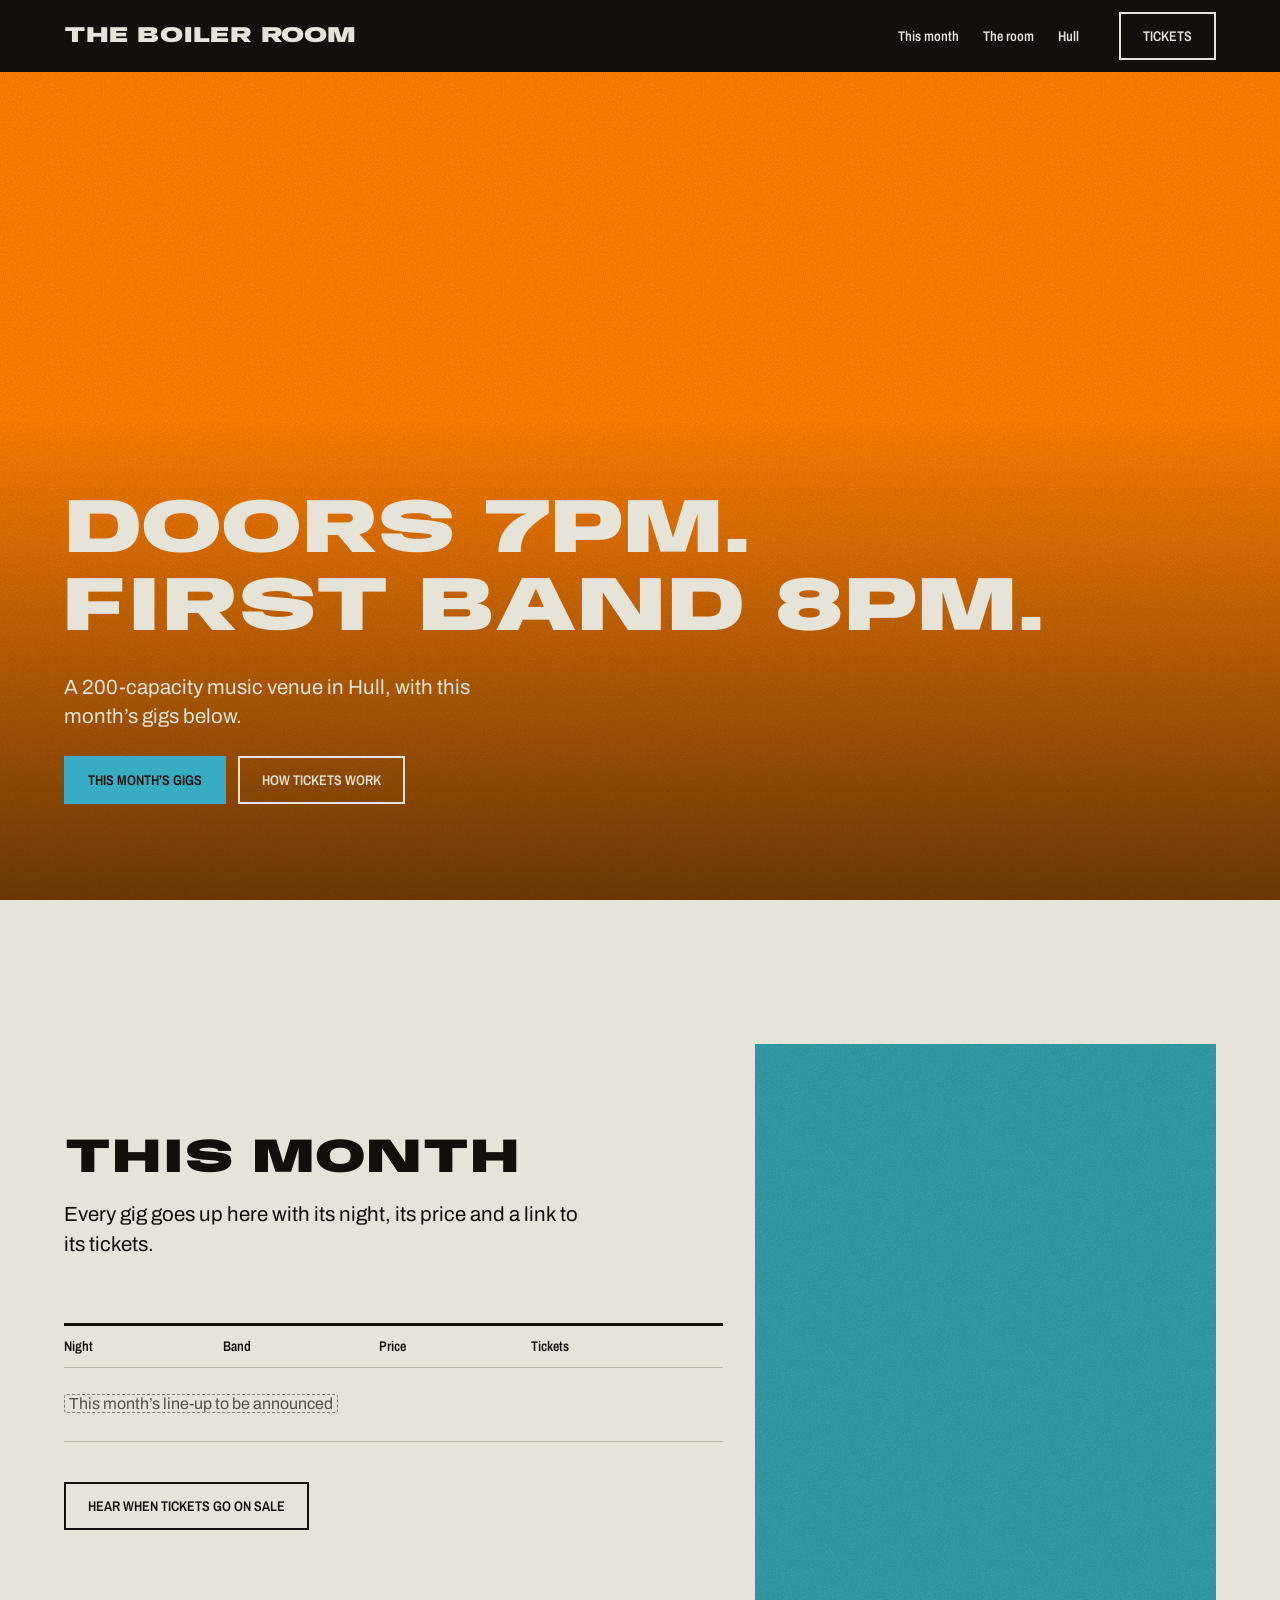
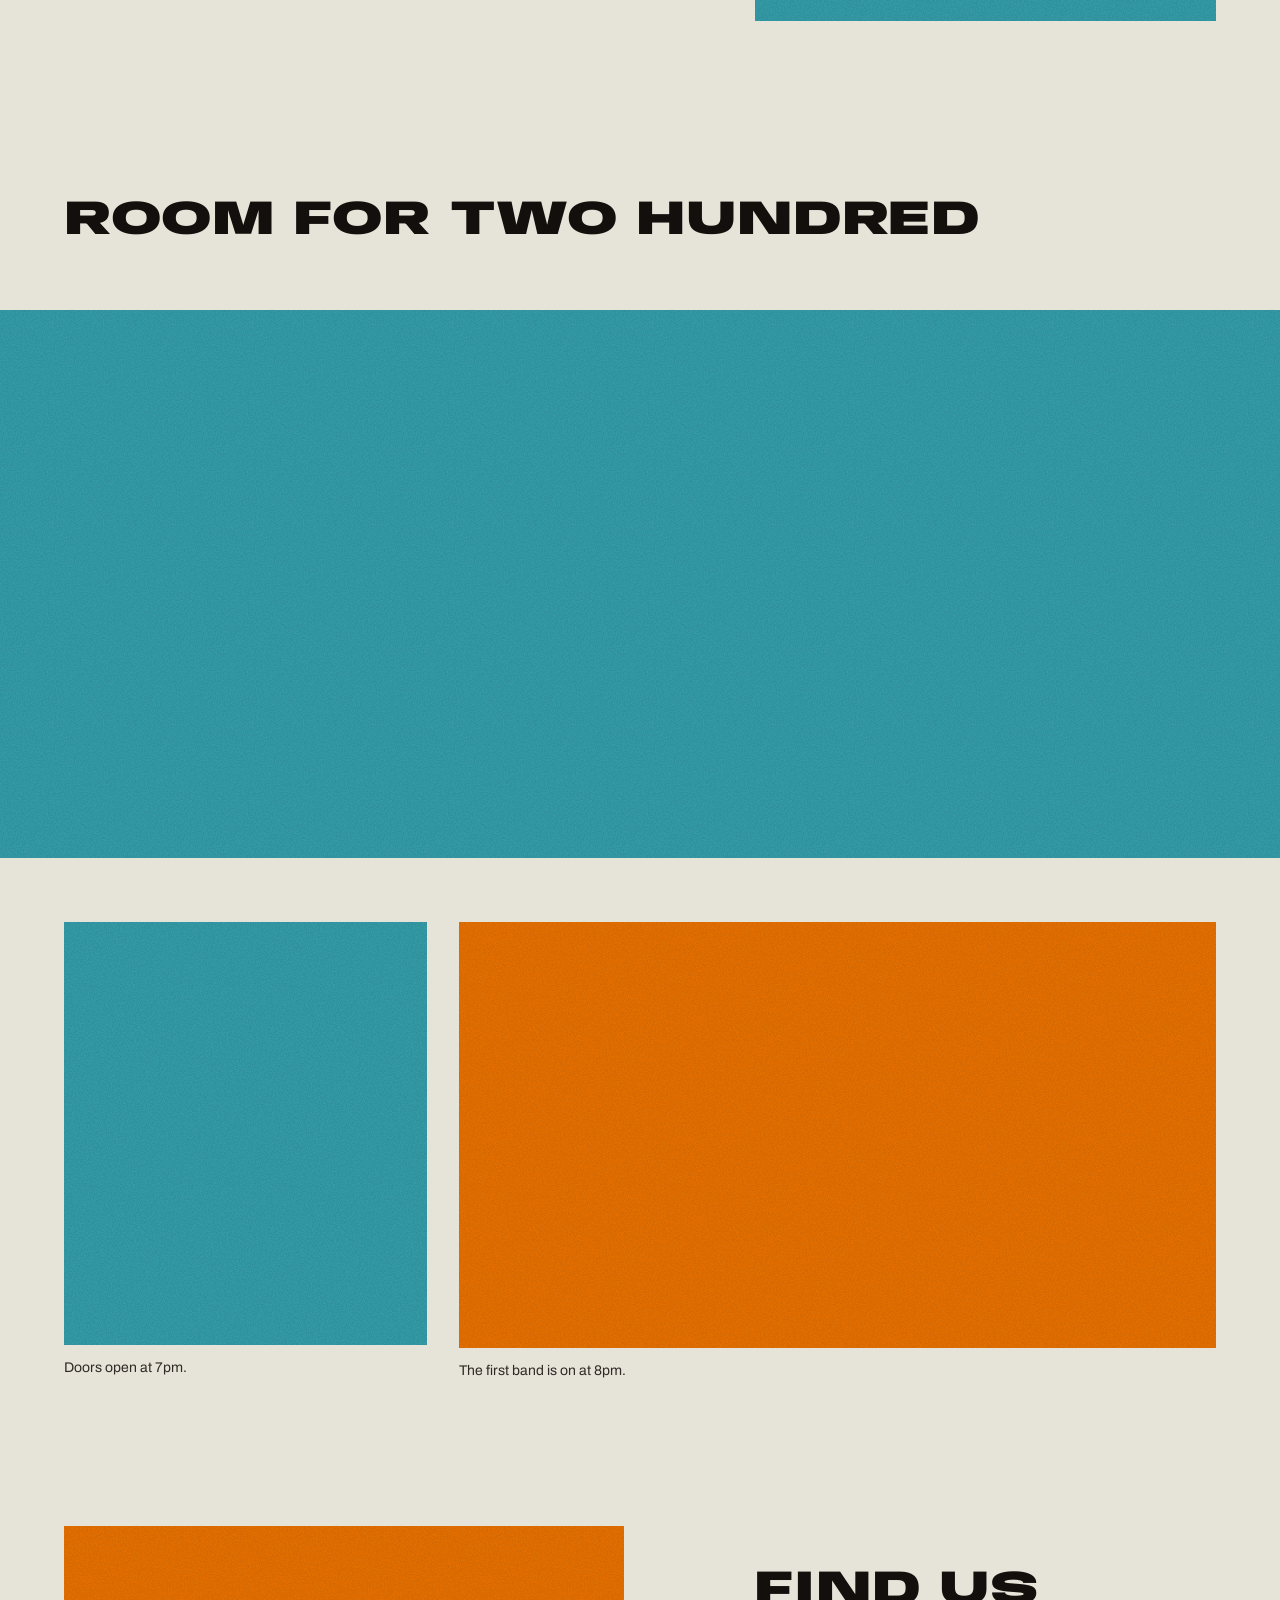
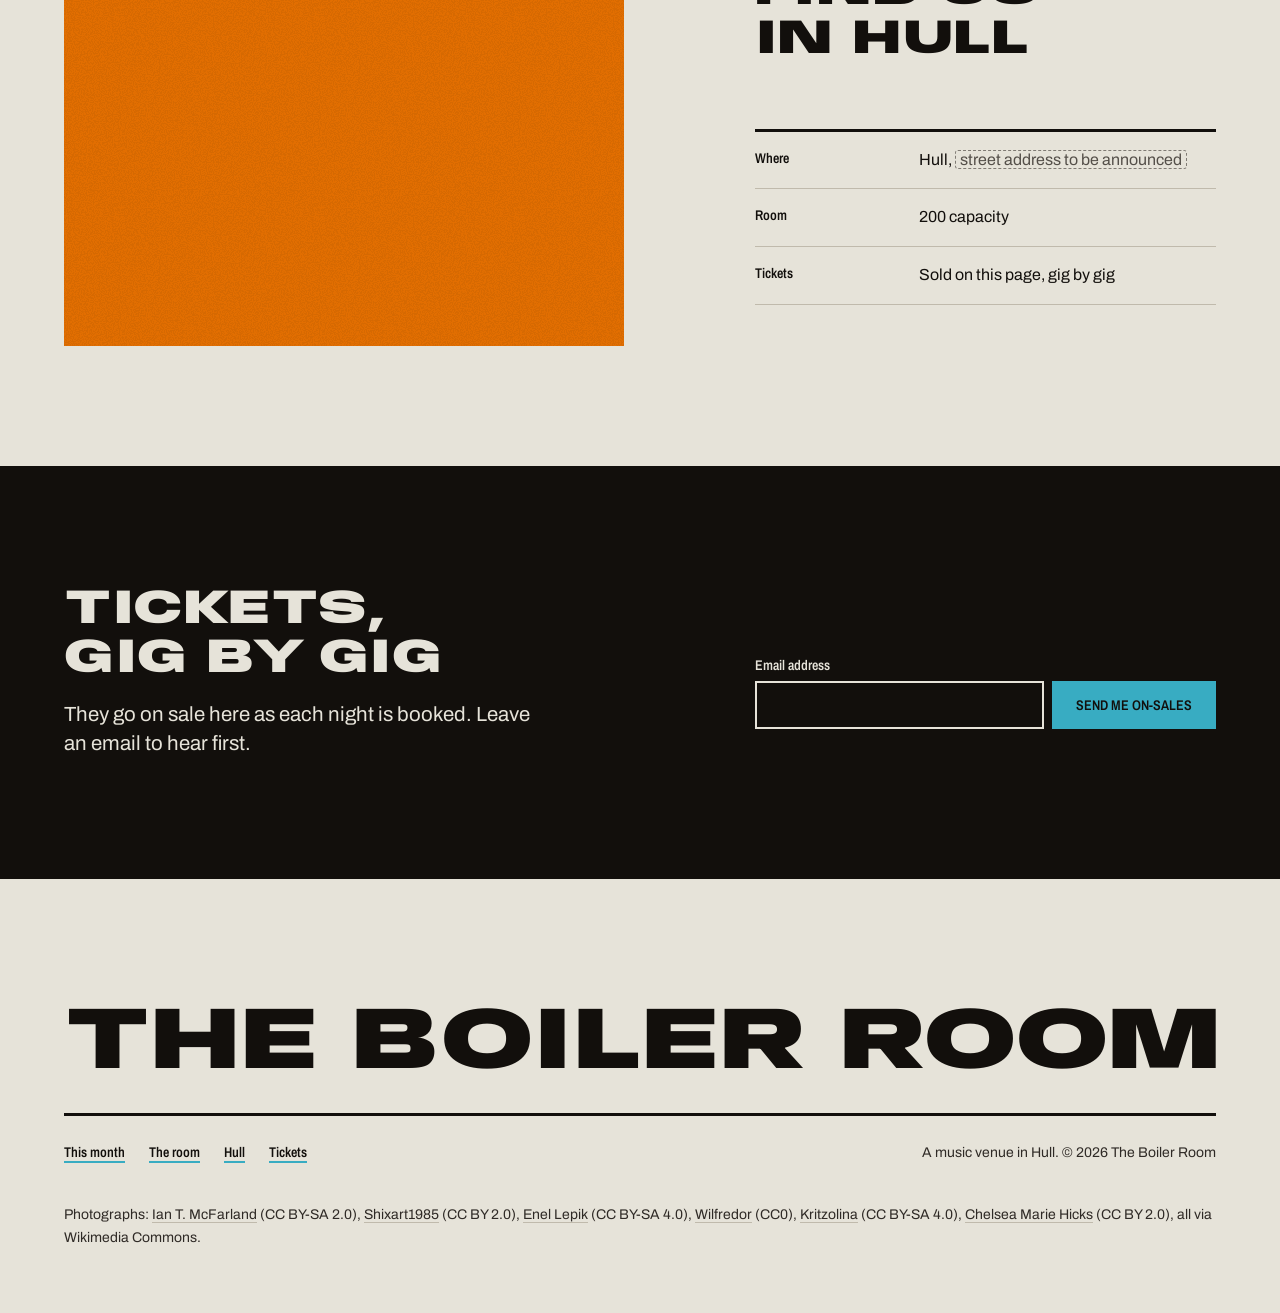
<file: .claude/skills/hallmark/scripts/fixtures/exemplars/playful.html>
<!doctype html>
<html lang="en-GB">
<head>
<meta charset="utf-8">
<meta name="viewport" content="width=device-width, initial-scale=1">
<title>The Boiler Room, Hull: this month’s gigs and tickets</title>
<meta name="description" content="The Boiler Room is a 200-capacity music venue in Hull. Doors 7pm, first band 8pm. This month’s gigs and tickets.">
<link rel="preconnect" href="https://fonts.googleapis.com">
<link rel="preconnect" href="https://fonts.gstatic.com" crossorigin>
<link href="https://fonts.googleapis.com/css2?family=Anybody:wdth,wght@100..150,900&family=Archivo:wght@400;600&family=Archivo+Narrow:wght@600&display=swap" rel="stylesheet">
<style>
/* Hallmark · job: visit · shape: Photographic · genre: playful · theme: Overprint (by request)
 * hero: Poster · nav: slab, the ink bar with the wordmark in stock colour, three links and a knocked-out Tickets outline · footer: mast, the wordmark across the container over the bar rule · imagery: photographs, library 6, mono pulled through one pass each · signature: the bill knocked out of a gig photograph printed in the orange pass · overprint: newsprint
 * axes: light/grotesk-heavy/cool · posture: full-palette · contrast: pass · fold: pass · v2.0.0 */
/* Hallmark · pre-emit critique: P4 H5 E4 S4 R4 V4 · weakest: S, the brief names no acts, so the listing is one honest slot and the photographs and the two times carry the night */
/* Hallmark · hero-review: in-thread · fix · 2 findings · 1 resolved 1 partial (the stage act is a laptop duo; the library holds no band shot with a dark foot, so the handoff asks for the venue's own) · finish-review: in-thread · fix · 1 finding · 1 resolved (the bill's room under the Poster raised to 96px) · gap: the two passes never cross on this page, so the moss shows nowhere */
:root {
  color-scheme: light;
  --space-3xs: 2px; --space-2xs: 4px; --space-xs: 8px; --space-sm: 12px; --space-md: 16px; --space-lg: 24px; --space-xl: 40px; --space-2xl: 64px; --space-3xl: 96px; --space-4xl: 144px;
  --text-xs: 0.8125rem; --text-sm: 0.875rem; --text-md: 1rem; --text-lg: 1.25rem; --text-xl: 1.5625rem; --text-2xl: 1.953rem; --text-3xl: 2.441rem;
  --text-display-s: clamp(2.25rem, 4vw + 0.5rem, 3.75rem); --text-display: clamp(2.75rem, 5vw + 1rem, 5.25rem);
  --text-section: clamp(2rem, 2.5vw + 1rem, 3.5rem); --text-title: clamp(1.25rem, 0.75vw + 0.875rem, 1.625rem); --text-lead: clamp(1.125rem, 0.35vw + 1rem, 1.375rem);
  --ease-out: cubic-bezier(0.16, 1, 0.3, 1); --ease-in: cubic-bezier(0.7, 0, 0.84, 0); --ease-in-out: cubic-bezier(0.65, 0, 0.35, 1);
  --dur-micro: 120ms; --dur-short: 220ms; --dur-long: 420ms;
  --color-error: oklch(52% 0.19 27); --color-success: oklch(50% 0.12 150);
  --container: 1440px; --gutter: 64px; --gap-columns: 32px; --section-gap-s: 120px; --section-gap: 144px; --section-gap-l: 176px;
  --z-base: 1; --z-raised: 10; --z-dropdown: 100; --z-sticky: 200; --z-sticky-nav: 300; --z-modal: 400; --z-toast: 500; --z-tooltip: 600;
  --color-paper: oklch(91.5% 0.014 92); --color-paper-2: oklch(88% 0.017 90); --color-paper-3: oklch(84% 0.02 88);
  --color-ink: oklch(17% 0.008 60); --color-ink-2: oklch(29% 0.01 60); --color-muted: oklch(43% 0.012 70);
  --color-rule: oklch(79% 0.02 85);
  --color-accent: oklch(69% 0.105 213); --color-accent-ink: oklch(17% 0.008 60); --color-focus: oklch(44% 0.1 220);
  --color-accent-2: oklch(72% 0.185 52); --color-accent-2-ink: oklch(17% 0.008 60);
  --color-mix: oklch(40% 0.106 129);
  --blend: multiply; --texture-opacity: 0.05;
  --font-display: "Anybody", ui-sans-serif, sans-serif; --font-body: "Archivo", ui-sans-serif, sans-serif;
  --font-outlier: "Archivo Narrow", ui-sans-serif, sans-serif;
  --radius-card: 0; --radius-pill: 0; --rule-hair: 1px; --rule-bar: 3px;
  --shadow-card: none;
  --tracking-display: -0.01em; --display-stretch: 140%;
}
*, *::before, *::after { box-sizing: border-box; }
html, body { overflow-x: clip; }
html { scrollbar-color: var(--color-muted) var(--color-paper); scroll-padding-top: var(--space-3xl); }
body { margin: 0; background: var(--color-paper); color: var(--color-ink); font-family: var(--font-body); font-size: var(--text-md); line-height: 1.55; -webkit-font-smoothing: antialiased; caret-color: var(--color-accent); }
::selection { background: color-mix(in oklab, var(--color-accent-2) 40%, transparent); }
:focus-visible { outline: 2px solid var(--color-focus); outline-offset: 2px; }
a { color: inherit; text-decoration-thickness: 1px; text-underline-offset: 0.16em; }
h1, h2, h3 { margin: 0; font-family: var(--font-display); font-weight: var(--display-weight, 700); font-synthesis: none; letter-spacing: var(--tracking-display); line-height: 1.05; overflow-wrap: break-word; min-width: 0; text-wrap: balance; }
h1 { max-width: 20ch; font-size: var(--text-display); } h2 { max-width: 30ch; font-size: var(--text-section); } h3 { max-width: 40ch; font-size: var(--text-title); line-height: 1.2; }
.lead { font-size: var(--text-lead); line-height: 1.45; max-width: 52ch; }
p { margin: 0; text-wrap: pretty; }
p:not([class]) { max-width: 65ch; }
img, video { max-width: 100%; height: auto; display: block; }
svg { display: block; }
[hidden] { display: none !important; }
button, input, select, textarea { font: inherit; }
.container { width: 100%; max-width: var(--container); margin-inline: auto; padding-inline: var(--gutter); box-sizing: border-box; }
.num, .figure, td.num { font-variant-numeric: tabular-nums; }
.visually-hidden { position: absolute; width: 1px; height: 1px; overflow: hidden; clip-path: inset(50%); white-space: nowrap; }
[data-slot] { position: relative; overflow: hidden; background: linear-gradient(160deg, var(--color-paper-2, var(--color-paper)), var(--color-paper-3, var(--color-paper))); }
[data-slot] > img { position: absolute; inset: 0; width: 100%; height: 100%; object-fit: cover; z-index: 1; }
[data-slot]:has(> img) > :not(img):not([data-keep]) { display: none !important; }
@media (max-width: 60rem) { :root { --gutter: 24px; --section-gap-s: 80px; --section-gap: 96px; --section-gap-l: 120px; } }
@media (max-width: 40rem) { :root { --gutter: 16px; --section-gap-s: 56px; --section-gap: 72px; --section-gap-l: 96px; --gap-columns: 16px; } }
@media (prefers-reduced-motion: reduce) { *:not(.keep-motion), *:not(.keep-motion)::before, *:not(.keep-motion)::after { animation-duration: 0.01ms !important; animation-iteration-count: 1 !important; transition-duration: 0.01ms !important; scroll-behavior: auto !important; } }
/* photographs: mono con=30 */
[data-slot] > img { filter: grayscale(1) contrast(1.3); }
:root {
  --nav-h: 72px;
  --text-bill: clamp(2.125rem, 6vw, 5.75rem);
  --grain: url("data:image/svg+xml,%3Csvg xmlns='http://www.w3.org/2000/svg' width='200' height='200'%3E%3Cfilter id='g'%3E%3CfeTurbulence type='fractalNoise' baseFrequency='0.85' numOctaves='2' stitchTiles='stitch'/%3E%3CfeColorMatrix values='0 0 0 0 0 0 0 0 0 0 0 0 0 0 0 0 0 0 9 -4'/%3E%3C/filter%3E%3Crect width='100%25' height='100%25' filter='url(%23g)'/%3E%3C/svg%3E");
}

h1, h2, h3 { font-weight: 900; font-stretch: var(--display-stretch); text-transform: uppercase; line-height: 1.02; }

/* the skip link */
.skip { position: absolute; left: var(--space-md); top: calc(-1 * var(--space-3xl)); z-index: var(--z-toast); padding: var(--space-xs) var(--space-md); background: var(--color-ink); color: var(--color-paper); }
.skip:focus-visible { top: var(--space-md); outline-color: var(--color-accent); }

/* controls: the pass-1 fill beside an inset ink outline; the press changes a fill at once */
.btn { display: inline-flex; align-items: center; justify-content: center; min-height: 48px; padding: 0 var(--space-lg); border: 0; border-radius: 0; background: none; font: 600 var(--text-sm)/1 var(--font-outlier); text-transform: uppercase; text-decoration: none; white-space: nowrap; cursor: pointer; }
.btn--primary { background: var(--color-accent); color: var(--color-accent-ink); }
.btn--primary:hover { background: color-mix(in oklab, var(--color-accent) 78%, var(--color-ink)); }
.btn--primary:active { background: color-mix(in oklab, var(--color-accent) 62%, var(--color-ink)); }
.btn--secondary { box-shadow: inset 0 0 0 2px var(--color-ink); color: var(--color-ink); }
.btn--secondary:hover { background: var(--color-ink); color: var(--color-paper); }
.btn--secondary:active { background: var(--color-ink-2); color: var(--color-paper); }
.btn--knock { box-shadow: inset 0 0 0 2px var(--color-paper); color: var(--color-paper); }
.btn--knock:hover { background: var(--color-paper); color: var(--color-ink); }
.btn--knock:active { background: var(--color-paper-3); color: var(--color-ink); }
.btn:focus-visible { outline: 2px solid var(--color-focus); outline-offset: 2px; }
.btn:disabled, .btn[aria-disabled="true"] { opacity: 0.55; cursor: not-allowed; }

/* the two passes: flat fills, multiplied, a photograph pulled through one of them */
.pass-1 { background: var(--color-accent); color: var(--color-accent-ink); mix-blend-mode: var(--blend); }
.pass-2 { background: var(--color-accent-2); color: var(--color-accent-2-ink); mix-blend-mode: var(--blend); }
.pass-1 > img, .pass-2 > img { mix-blend-mode: var(--blend); }
.grain { isolation: isolate; }
.grain::after { content: ""; position: absolute; inset: 0; z-index: 2; pointer-events: none; opacity: var(--texture-opacity); background: var(--grain) 0 0 / 200px; }

/* nav: the slab */
.slab { background: var(--color-ink); color: var(--color-paper); }
.slab__inner { display: flex; align-items: center; justify-content: space-between; gap: var(--space-lg); min-height: var(--nav-h); }
.wordmark { font: 900 1.375rem/1 var(--font-display); font-stretch: var(--display-stretch); text-transform: uppercase; letter-spacing: var(--tracking-display); color: var(--color-paper); text-decoration: none; white-space: nowrap; }
.slab__nav { display: flex; align-items: center; gap: var(--space-xl); }
.slab__links { display: flex; gap: var(--space-lg); margin: 0; padding: 0; list-style: none; }
.slab__links a { font: 600 var(--text-sm)/1 var(--font-outlier); color: var(--color-paper); text-decoration: underline; text-decoration-color: transparent; text-decoration-thickness: 2px; text-underline-offset: 0.35em; white-space: nowrap; }
.slab__links a:hover { text-decoration-color: var(--color-accent); }
.slab :focus-visible, .hero :focus-visible, .wordmark:focus-visible { outline: 2px solid var(--color-accent); outline-offset: 3px; }

/* hero: Poster, the bill knocked out to the stock over the photograph's darkest third */
.hero { position: relative; isolation: isolate; display: grid; align-items: end; min-height: calc(100dvh - var(--nav-h)); background: var(--color-ink); color: var(--color-paper); }
.hero__photo { position: absolute; inset: 0; margin: 0; z-index: 0; mix-blend-mode: normal; }
.hero__photo > img { object-position: 50% 40%; }
.hero__scrim { position: absolute; inset: 0; z-index: 1; pointer-events: none; background: linear-gradient(to top, color-mix(in oklab, var(--color-ink) 62%, transparent), transparent 58%); }
.hero__inner { position: relative; z-index: 3; display: grid; justify-items: start; gap: var(--space-lg); padding-block: var(--space-3xl); }
.hero__head { max-width: none; font-size: var(--text-bill); color: var(--color-paper); }
.hero__lead { max-width: 34ch; color: var(--color-paper); }
.hero__actions { display: flex; flex-wrap: wrap; gap: var(--space-sm); }

/* photographs: square, no frame, each printed through one pass */
.photo { position: relative; margin: 0; }
.photo--tall { aspect-ratio: 4 / 5; }
.photo--wide { aspect-ratio: 21 / 9; width: 100%; }
.photo--hull { aspect-ratio: 4 / 3; }
.caption { margin-top: var(--space-sm); font-size: var(--text-sm); color: var(--color-ink-2); }
.fill { padding: 0 0.25em; border: 1px dashed color-mix(in oklch, var(--color-muted) 70%, transparent); border-radius: 3px; color: var(--color-muted); -webkit-box-decoration-break: clone; box-decoration-break: clone; }

/* this month: the listing beside a photograph in the teal pass */
.listing { padding-top: var(--section-gap); }
.listing__grid { display: grid; grid-template-columns: repeat(12, minmax(0, 1fr)); column-gap: var(--gap-columns); align-items: center; }
.listing__text { grid-column: 1 / 8; display: grid; justify-items: start; }
.listing__text .lead { margin-top: var(--space-md); max-width: 44ch; }
.listing__shot { grid-column: 8 / 13; margin: 0; }
.bill { width: 100%; margin-block: var(--space-2xl) var(--space-xl); border-collapse: collapse; border-top: var(--rule-bar) solid var(--color-ink); font-variant-numeric: tabular-nums; }
.bill th { padding: var(--space-sm) var(--space-md) var(--space-sm) 0; border-bottom: var(--rule-hair) solid var(--color-rule); font: 600 var(--text-sm)/1.2 var(--font-outlier); text-align: left; white-space: nowrap; }
.bill td { padding: var(--space-lg) 0; border-bottom: var(--rule-hair) solid var(--color-rule); }

/* the room: the stage before doors, full bleed, then the night in two */
.room { padding-top: var(--section-gap-l); }
.room h2 { margin-bottom: var(--space-2xl); }
.room__pair { display: grid; grid-template-columns: repeat(12, minmax(0, 1fr)); column-gap: var(--gap-columns); margin-top: var(--space-2xl); }
.room__shot { margin: 0; }
.room__shot--doors { grid-column: 1 / 5; }
.room__shot--doors .photo { aspect-ratio: 6 / 7; }
.room__shot--band { grid-column: 5 / 13; }
.room__shot--band .photo { aspect-ratio: 16 / 9; }

/* hull: the photograph on the other side, the facts as a list under the bar rule */
.hull { padding-block: var(--section-gap) var(--section-gap-s); }
.hull__grid { display: grid; grid-template-columns: repeat(12, minmax(0, 1fr)); column-gap: var(--gap-columns); align-items: center; }
.hull__grid > .photo { grid-column: 1 / 7; }
.hull__text { grid-column: 8 / 13; }
.facts { margin: var(--space-2xl) 0 0; border-top: var(--rule-bar) solid var(--color-ink); }
.facts > div { display: grid; grid-template-columns: minmax(0, 1fr) minmax(0, 2fr); gap: var(--space-md); padding-block: var(--space-md); border-bottom: var(--rule-hair) solid var(--color-rule); }
.facts dt { font: 600 var(--text-sm)/1.5 var(--font-outlier); }
.facts dd { margin: 0; }

/* tickets: the ink band, stock type, the on-sale field */
.tickets { padding-block: var(--section-gap-s); background: var(--color-ink); color: var(--color-paper); }
.tickets__grid { display: grid; grid-template-columns: repeat(12, minmax(0, 1fr)); column-gap: var(--gap-columns); align-items: end; }
.tickets__text { grid-column: 1 / 8; }
.tickets__text .lead { margin-top: var(--space-md); max-width: 40ch; }
.onsale { grid-column: 8 / 13; }
.onsale label { display: block; margin-bottom: var(--space-xs); font: 600 var(--text-sm)/1.2 var(--font-outlier); }
.onsale__row { display: flex; gap: var(--space-xs); }
.onsale input { flex: 1; min-width: 0; min-height: 48px; padding: 0 var(--space-md); border: 0; border-radius: 0; background: var(--color-ink); color: var(--color-paper); box-shadow: inset 0 0 0 2px var(--color-paper); font: 400 var(--text-md) var(--font-body); outline: 2px solid transparent; outline-offset: 2px; }
.onsale input:focus-visible { outline-color: var(--color-accent); }
.onsale input[aria-invalid] { box-shadow: inset 0 0 0 2px var(--color-error); }
.onsale__help { min-height: 1lh; margin-top: var(--space-xs); font-size: var(--text-sm); color: var(--color-paper-3); }
.tickets :focus-visible { outline-color: var(--color-accent); }

/* footer: the mast */
.mast { padding-block: var(--section-gap-s) var(--space-2xl); }
.mast__word { margin: 0; font: 900 clamp(1.5rem, 6.85vw, 6.15rem)/1.02 var(--font-display); font-stretch: var(--display-stretch); text-transform: uppercase; letter-spacing: var(--tracking-display); white-space: nowrap; }
.mast__row { display: flex; flex-wrap: wrap; align-items: baseline; justify-content: space-between; gap: var(--space-lg); margin-top: var(--space-lg); padding-top: var(--space-lg); border-top: var(--rule-bar) solid var(--color-ink); }
.mast__links { display: flex; flex-wrap: wrap; gap: var(--space-lg); margin: 0; padding: 0; list-style: none; }
.mast__links a { font: 600 var(--text-sm)/1.2 var(--font-outlier); text-decoration: underline; text-decoration-color: var(--color-accent); text-decoration-thickness: 2px; text-underline-offset: 0.3em; }
.mast__links a:hover { text-decoration-color: var(--color-ink); }
.mast__note { margin: 0; font-size: var(--text-sm); color: var(--color-ink-2); }
.mast__credits { max-width: none; margin: var(--space-xl) 0 0; font-size: var(--text-sm); line-height: 1.6; color: var(--color-ink-2); }
.mast__credits span { white-space: nowrap; }
.mast__credits a { color: inherit; text-decoration: underline; text-decoration-color: var(--color-rule); text-decoration-thickness: 1px; text-underline-offset: 0.2em; }
.mast__credits a:hover { text-decoration-color: var(--color-ink); }

@media (max-width: 60rem) {
  .slab__links { display: none; }
  .hero { min-height: calc(92dvh - var(--nav-h)); }
  .listing__text, .listing__shot, .hull__grid > .photo, .hull__text, .tickets__text, .onsale { grid-column: 1 / -1; }
  .listing__shot, .hull__text, .onsale { margin-top: var(--space-2xl); }
  .room__shot--doors, .room__shot--band { grid-column: 1 / -1; }
  .room__shot--band { margin-top: var(--space-xl); }
}
@media (max-width: 40rem) {
  .wordmark { font-size: 1.0625rem; }
  .slab__nav { gap: var(--space-md); }
  .hero__inner { padding-block: var(--space-2xl) var(--space-xl); }
  .bill th:nth-child(n+3) { display: none; }
  .onsale__row { flex-direction: column; }
}
</style>
</head>
<body>
<a class="skip" href="#main">Skip to content</a>

<header class="slab">
  <div class="container slab__inner">
    <a class="wordmark" href="#main" aria-label="The Boiler Room, home">The Boiler Room</a>
    <nav class="slab__nav" aria-label="Main">
      <ul class="slab__links">
        <li><a href="#this-month">This month</a></li>
        <li><a href="#the-room">The room</a></li>
        <li><a href="#hull">Hull</a></li>
      </ul>
      <a class="btn btn--knock" href="#tickets">Tickets</a>
    </nav>
  </div>
</header>

<main id="main">
  <section class="hero" aria-labelledby="hero-head">
    <figure class="hero__photo pass-2 grain" data-slot="hero" data-alt="A gig night at the Boiler Room: the crowd from behind, hands up, the stage lit, with a dark lower half for the bill">
      <img src="https://upload.wikimedia.org/wikipedia/commons/thumb/d/d1/Lights_%282011-04-24_by_Ian_T._McFarland%29.jpg/1280px-Lights_%282011-04-24_by_Ian_T._McFarland%29.jpg" width="3198" height="2555" fetchpriority="high" alt="Two guitarists in silhouette on a small stage, lit through smoke" style="object-position: 55% 40%">
    </figure>
    <div class="hero__scrim" aria-hidden="true"></div>
    <div class="container hero__inner">
      <h1 id="hero-head" class="hero__head">Doors&nbsp;7pm.<br>First&nbsp;band 8pm.</h1>
      <p class="lead hero__lead">A 200-capacity music venue in Hull, with this month’s gigs below.</p>
      <div class="hero__actions">
        <a class="btn btn--primary" href="#this-month">This month’s gigs</a>
        <a class="btn btn--knock" href="#tickets">How tickets work</a>
      </div>
    </div>
  </section>

  <section id="this-month" class="listing" aria-labelledby="month-head">
    <div class="container listing__grid">
      <div class="listing__text">
        <h2 id="month-head">This month</h2>
        <p class="lead">Every gig goes up here with its night, its price and a link to its tickets.</p>
        <table class="bill">
          <caption class="visually-hidden">Gigs at the Boiler Room this month</caption>
          <thead>
            <tr><th scope="col">Night</th><th scope="col">Band</th><th scope="col">Price</th><th scope="col">Tickets</th></tr>
          </thead>
          <tbody>
            <tr><td colspan="4"><span class="fill" data-fill="line-up">This month’s line-up to be announced</span></td></tr>
          </tbody>
        </table>
        <a class="btn btn--secondary" href="#tickets">Hear when tickets go on sale</a>
      </div>
      <figure class="listing__shot">
        <div class="photo photo--tall pass-1 grain" data-slot="month" data-alt="A gig at the Boiler Room from the floor: a fan with both arms up, the band behind in the stage haze">
          <img src="https://upload.wikimedia.org/wikipedia/commons/thumb/f/f6/Energetic_guitarist_performs_on_stage_during_a_lively_music_festival_at_night%2C_surrounded_by_vibrant_lights_and_excited_fans.jpg/1280px-Energetic_guitarist_performs_on_stage_during_a_lively_music_festival_at_night%2C_surrounded_by_vibrant_lights_and_excited_fans.jpg" width="2300" height="1530" loading="lazy" alt="A long-haired guitarist playing under the stage lights in haze" style="object-position: 45% 55%">
        </div>
      </figure>
    </div>
  </section>

  <section id="the-room" class="room" aria-labelledby="room-head">
    <div class="container">
      <h2 id="room-head">Room for two hundred</h2>
    </div>
    <div class="photo photo--wide pass-1 grain" data-slot="room" data-alt="The Boiler Room before doors: the stage, the drum kit and the microphone, wide, from the floor">
      <img src="https://upload.wikimedia.org/wikipedia/commons/thumb/2/2f/Ansambel_SkaMeika%C2%B4.jpg/1280px-Ansambel_SkaMeika%C2%B4.jpg" width="5760" height="2880" loading="lazy" alt="The shadows of a band, horns and all, thrown on a lit screen behind the stage" style="object-position: 50% 55%">
    </div>
    <div class="container room__pair">
      <figure class="room__shot room__shot--doors">
        <div class="photo pass-1 grain" data-slot="doors" data-alt="People coming in at the Boiler Room as the doors open">
          <img src="https://upload.wikimedia.org/wikipedia/commons/thumb/e/e0/Man_playing_an_acoustic_brazilian_guitar_%28Viol%C3%A3o%29_on_Marco_Zero_Square%2C_Refice%2C_Pernambuco%2C_Brazil.jpg/1280px-Man_playing_an_acoustic_brazilian_guitar_%28Viol%C3%A3o%29_on_Marco_Zero_Square%2C_Refice%2C_Pernambuco%2C_Brazil.jpg" width="1920" height="1280" loading="lazy" alt="A weathered hand picking the strings of a resonator guitar" style="object-position: 30% 45%">
        </div>
        <figcaption class="caption">Doors open at 7pm.</figcaption>
      </figure>
      <figure class="room__shot room__shot--band">
        <div class="photo pass-2 grain" data-slot="band" data-alt="The first band of the night on the Boiler Room stage">
          <img src="https://upload.wikimedia.org/wikipedia/commons/thumb/4/4f/Kratzen_at_Puch_Open_Air_2024_02.jpg/1280px-Kratzen_at_Puch_Open_Air_2024_02.jpg" width="5472" height="3648" loading="lazy" alt="A bass player and a keyboard player on stage under the lights" style="object-position: 50% 40%">
        </div>
        <figcaption class="caption">The first band is on at 8pm.</figcaption>
      </figure>
    </div>
  </section>

  <section id="hull" class="hull" aria-labelledby="hull-head">
    <div class="container hull__grid">
      <div class="photo photo--hull pass-2 grain" data-slot="bar" data-alt="The Boiler Room on a gig night, the bar and the room from inside">
        <img src="https://upload.wikimedia.org/wikipedia/commons/thumb/5/51/Cure_cocktail_bar_New_Orleans_2011.jpg/1280px-Cure_cocktail_bar_New_Orleans_2011.jpg" width="4752" height="3168" loading="lazy" alt="A dim bar with lit shelves of bottles and a bartender at work" style="object-position: 25% 35%">
      </div>
      <div class="hull__text">
        <h2 id="hull-head">Find us in Hull</h2>
        <dl class="facts">
          <div><dt>Where</dt><dd>Hull, <span class="fill" data-fill="address">street address to be announced</span></dd></div>
          <div><dt>Room</dt><dd>200 capacity</dd></div>
          <div><dt>Tickets</dt><dd>Sold on this page, gig by gig</dd></div>
        </dl>
      </div>
    </div>
  </section>

  <section id="tickets" class="tickets" aria-labelledby="tickets-head">
    <div class="container tickets__grid">
      <div class="tickets__text">
        <h2 id="tickets-head">Tickets, gig by gig</h2>
        <p class="lead">They go on sale here as each night is booked. Leave an email to hear first.</p>
      </div>
      <form class="onsale" data-endpoint="" novalidate>
        <label for="onsale-email">Email address</label>
        <div class="onsale__row">
          <input id="onsale-email" name="email" type="email" inputmode="email" autocomplete="email" required>
          <button class="btn btn--primary" type="submit">Send me on-sales</button>
        </div>
        <p class="onsale__help" id="onsale-help" aria-live="polite"></p>
      </form>
    </div>
  </section>
</main>

<footer class="mast">
  <div class="container">
    <p class="mast__word">The Boiler Room</p>
    <div class="mast__row">
      <nav aria-label="Footer">
        <ul class="mast__links">
          <li><a href="#this-month">This month</a></li>
          <li><a href="#the-room">The room</a></li>
          <li><a href="#hull">Hull</a></li>
          <li><a href="#tickets">Tickets</a></li>
        </ul>
      </nav>
      <p class="mast__note">A music venue in Hull. © 2026 The Boiler Room</p>
    </div>
    <p class="mast__credits" data-credits>Photographs: <a href="https://commons.wikimedia.org/wiki/File:Lights_(2011-04-24_by_Ian_T._McFarland).jpg">Ian T. McFarland</a> <span>(CC BY-SA 2.0)</span>, <a href="https://commons.wikimedia.org/wiki/File:Energetic_guitarist_performs_on_stage_during_a_lively_music_festival_at_night,_surrounded_by_vibrant_lights_and_excited_fans.jpg">Shixart1985</a> <span>(CC BY 2.0)</span>, <a href="https://commons.wikimedia.org/wiki/File:Ansambel_SkaMeika%C2%B4.jpg">Enel Lepik</a> <span>(CC BY-SA 4.0)</span>, <a href="https://commons.wikimedia.org/wiki/File:Man_playing_an_acoustic_brazilian_guitar_(Viol%C3%A3o)_on_Marco_Zero_Square,_Refice,_Pernambuco,_Brazil.jpg">Wilfredor</a> <span>(CC0)</span>, <a href="https://commons.wikimedia.org/wiki/File:Kratzen_at_Puch_Open_Air_2024_02.jpg">Kritzolina</a> <span>(CC BY-SA 4.0)</span>, <a href="https://commons.wikimedia.org/wiki/File:Cure_cocktail_bar_New_Orleans_2011.jpg">Chelsea Marie Hicks</a> <span>(CC BY 2.0)</span>, all via Wikimedia Commons.</p>
  </div>
</footer>

<script>
document.querySelectorAll('form[data-endpoint]').forEach((form) => {
  const input = form.querySelector('input'), help = form.querySelector('[aria-live]');
  form.addEventListener('submit', (e) => {
    e.preventDefault();
    const ok = input.checkValidity();
    input.toggleAttribute('aria-invalid', !ok);
    if (!ok) { input.setAttribute('aria-describedby', help.id); help.textContent = 'That address looks incomplete. Write it as name@example.com.'; input.focus(); return; }
    if (!form.dataset.endpoint) { help.textContent = 'Nothing was sent: this form is not connected yet.'; return; }
    fetch(form.dataset.endpoint, { method: 'POST', body: new FormData(form) })
      .then((r) => { help.textContent = r.ok ? 'Thanks. On-sales go to ' + input.value.trim() + '.' : 'That did not go through. Try again in a minute.'; })
      .catch(() => { help.textContent = 'That did not go through. Try again in a minute.'; });
  });
});
window.hallmarkSlots = (m) => { for (const [k, v] of Object.entries(m)) { const s = document.querySelector(`[data-slot="${k}"]`); if (!s) continue; const im = new Image(); im.src = typeof v === 'string' ? v : v.src; im.alt = (typeof v === 'object' && v.alt) || s.dataset.alt || ''; s.querySelectorAll(':scope > img').forEach((o) => o.remove()); s.prepend(im); } };
document.querySelectorAll('[data-slot] > img').forEach((i) => { if (i.complete && !i.naturalWidth) i.remove(); else i.addEventListener('error', () => i.remove(), { once: true }); });
</script>
</body>
</html>
</file>
<file: site/assets/css/site.css>
/* Hallmark · shape: Catalogue-led one-pager (draw swap: Long Document hides the booking action; job is book) · genre: editorial · theme: Atelier (deal 1/3, seed nail-luxe-luxury-nail-592d·a6c207c2·2026-11-07·r0) · job: book · draw: 41c783
 * hero: Banner · nav: masthead · footer: colophon block (address, phones, languages; the wordmark stays in the masthead only) · imagery: none, the user's monogram as the hero print; photo slots wait for the studio's own photographs · signature: the NL monogram matted on cotton stock beside the head, polish-stained tabs indexing the price list
 * axes: light/roman-serif/cool · posture: restrained · contrast: pass · fold: pass · v2.0.0 */
/* Hallmark · pre-emit critique: P4 H4 E4 S4 R5 V4 · weakest: S, no photographs of the work yet; led with the real monogram and the real price list instead of off-subject library photos */
/* waive 37: four families because the page is trilingual; Noto Serif/Sans Georgian only cover Georgian glyphs behind Spectral and Onest, one role each */
/* waive 79: Banner posture; the space under the hero actions is the prices section opening above the fold, as the draw asked */
/* waive theme-controls: one ink-filled primary (Book now) so it reads first beside the hairline WhatsApp button; Atelier keeps hairline controls elsewhere */
/* waive theme-face: Sentient and Hanken Grotesk have no Cyrillic or Georgian; Spectral 300 and Onest 400 keep the light-serif-over-grotesk voice in all three scripts */
@import url("./tokens.css");
@import url("./base.css");

html { background: var(--color-paper); }
body { position: relative; background: transparent; color: var(--color-ink-2); line-height: 1.6; }
.lang-ka { --tracking-display: 0; }

/* The air: a fixed field behind the hero and the close; paper sections cover it. */
.air { position: fixed; inset: 0; width: 100%; height: 100%; z-index: 0; pointer-events: none; display: block; }
.mast, main, .foot { position: relative; z-index: 1; }
.air-zone { position: relative; isolation: isolate; }
.air-zone::after { content: ""; position: absolute; inset: 0; z-index: -1; background-image: var(--grain); background-size: 180px; opacity: 0.16; mix-blend-mode: multiply; pointer-events: none; }
.prices, .artists, .visit, .foot { background: var(--color-paper); }

h1, h2 { color: var(--color-ink); font-weight: var(--display-weight); }
h3 { font-weight: var(--serif-small); color: var(--color-ink); }

/* Controls */
.btn { display: inline-flex; align-items: center; justify-content: center; min-height: 52px; padding: 0 var(--space-lg); border: var(--rule-hair) solid var(--color-ink); border-radius: var(--radius-pill); background: transparent; color: var(--color-ink); font: 400 var(--text-md)/1 var(--font-body); text-decoration: none; white-space: nowrap; cursor: pointer; transition: background-color var(--dur-short) var(--ease-out), color var(--dur-short) var(--ease-out), transform var(--dur-micro) var(--ease-out); }
.btn:hover { background: var(--color-ink); color: var(--color-paper); }
.btn:active { transform: translateY(1px); }
.btn:focus-visible { outline: 2px solid var(--color-focus); outline-offset: 3px; transition: none; }
.btn[aria-disabled="true"] { border-color: var(--color-rule); color: var(--color-muted); background: transparent; cursor: not-allowed; transform: none; }
.btn--small { min-height: 44px; padding: 0 var(--space-md); font-size: var(--text-sm); }
.btn--primary { background: var(--color-ink); color: var(--color-paper); }
.btn--primary:hover { background: var(--color-ink-2); border-color: var(--color-ink-2); }
.btn--quiet { border-color: var(--color-rule); }
.btn--quiet:hover { border-color: var(--color-ink); }
.link { color: var(--color-ink); text-decoration: underline; text-decoration-color: var(--color-accent); text-decoration-thickness: 1px; text-underline-offset: 0.28em; transition: text-decoration-color var(--dur-short) var(--ease-out); }
.link:hover { text-decoration-color: var(--color-ink); }
.link:active { color: var(--color-ink-2); }
.link:focus-visible, .mast a:focus-visible, .foot a:focus-visible, .strip:focus-visible, .phone a:focus-visible { outline: 2px solid var(--color-focus); outline-offset: 3px; transition: none; }

/* Masthead: the wordmark centred over a hairline */
.mast { border-bottom: var(--rule-hair) solid var(--color-rule); }
.mast-row { display: grid; grid-template-columns: minmax(0, 1fr) auto minmax(0, 1fr); align-items: center; gap: var(--space-lg); min-height: 80px; }
.mast-links { display: flex; gap: var(--space-lg); font-size: var(--text-sm); }
.mast-links a, .langs a { color: var(--color-ink-2); text-decoration: none; }
.mast-links a:hover, .langs a:hover { color: var(--color-ink); text-decoration: underline; text-decoration-color: var(--color-accent); text-underline-offset: 0.28em; }
.mast-mark img { width: clamp(150px, 16vw, 230px); height: auto; }
.mast-end { display: flex; justify-content: flex-end; align-items: center; gap: var(--space-lg); }
.langs { display: flex; gap: var(--space-sm); font-size: var(--text-sm); }
.langs a[aria-current="page"] { color: var(--color-ink); text-decoration: underline; text-decoration-color: var(--color-accent); text-underline-offset: 0.28em; }

/* Hero: Banner, the head beside the monogram print */
.hero { padding-block: var(--space-2xl) var(--space-2xl); }
.hero-grid { display: grid; grid-template-columns: minmax(0, 7fr) minmax(0, 5fr); gap: var(--space-3xl); align-items: center; }
.hero h1 { max-width: 16ch; }
.lang-ka .hero h1 { font-size: clamp(2.25rem, 3.6vw + 1rem, 4.25rem); max-width: 16ch; line-height: 1.15; }
.hero .lead { margin-top: var(--space-lg); color: var(--color-ink-2); }
.hero-actions { display: flex; flex-wrap: wrap; align-items: center; gap: var(--space-lg); margin-top: var(--space-xl); }

.stock { position: relative; border-radius: 2px; background: var(--fibre) 0 0 / 220px, linear-gradient(160deg, var(--card-lit), var(--color-card) 55%, var(--card-shade)); box-shadow: var(--shadow-card), inset 1px 1px 0 var(--lit); text-shadow: 0 1px 0 var(--lit); }
.stock::before { content: ""; position: absolute; inset: 0.875rem; border: var(--rule-hair) solid var(--color-card-edge); pointer-events: none; }
.print { margin: 0; justify-self: end; width: min(100%, 500px); padding: var(--space-2xl) var(--space-2xl) var(--space-lg); display: grid; gap: var(--space-xl); }
.print img { width: 78%; margin-inline: auto; }
.print figcaption { display: flex; align-items: center; justify-content: space-between; gap: var(--space-md); font-size: var(--text-sm); color: var(--color-muted); }
.pencil { flex: 0 0 56px; height: 1px; background: var(--color-pencil); opacity: 0.6; }

/* Prices: the head and the strips on four columns, the list on eight */
.prices { padding-block: var(--section-gap-s) var(--space-2xl); }
.prices-grid { display: grid; grid-template-columns: minmax(0, 4fr) minmax(0, 8fr); gap: var(--gap-columns); align-items: start; }
.prices-head { position: sticky; top: var(--space-xl); display: grid; gap: var(--space-lg); }
.prices-head .lead { max-width: 30ch; }
.rail { display: flex; flex-wrap: wrap; gap: var(--space-sm); margin-top: var(--space-md); }
.strip { display: inline-flex; align-items: center; min-height: 44px; padding: 0 var(--space-xl) 0 var(--space-md); color: var(--color-ink); text-decoration: none; font-size: var(--text-sm); white-space: nowrap; background: var(--fibre) 0 0 / 220px, linear-gradient(to right, var(--color-card) 55%, color-mix(in oklab, var(--stain) 35%, var(--color-card)) 75%, color-mix(in oklab, var(--stain) 80%, var(--color-card)) 100%); clip-path: polygon(0 0, calc(100% - 14px) 0, 100% 50%, calc(100% - 14px) 100%, 0 100%); filter: drop-shadow(var(--shadow-strip)); transition: transform var(--dur-short) var(--ease-out); }
.strip:hover { transform: translateX(4px); }
.strip:active { transform: translateX(6px); }

.menu { width: 100%; border-collapse: collapse; font-variant-numeric: tabular-nums; }
.menu thead th { padding: 0 0 var(--space-sm); font: 400 var(--text-sm)/1.3 var(--font-body); color: var(--color-muted); text-align: left; border-bottom: var(--rule-head) solid var(--color-ink); }
.menu .num { text-align: right; white-space: nowrap; }
.menu tbody th, .menu td { padding: var(--space-md) 0; border-bottom: var(--rule-hair) solid var(--color-rule); vertical-align: baseline; }
.menu tbody th[scope="row"] { font: var(--serif-small) var(--text-lg)/1.3 var(--font-display); color: var(--color-ink); text-align: left; padding-right: var(--space-lg); }
.menu td { color: var(--color-muted); padding-left: var(--space-lg); }
.menu td.price { color: var(--color-ink); font-size: var(--text-lg); }
.menu tr.group th { padding: var(--space-2xl) 0 var(--space-sm); font: 400 var(--text-sm)/1.3 var(--font-body); color: var(--color-muted); text-align: left; border-bottom: var(--rule-hair) solid var(--color-ink); }
.menu tbody:first-of-type tr.group th { padding-top: var(--space-lg); }
.menu tbody:target tr.group th { color: var(--color-ink); }

/* Artists: two cotton cards */
.artists { padding-block: var(--space-3xl) var(--section-gap-s); }
.artists-head { margin-bottom: var(--space-xl); }
.artist-grid { display: grid; grid-template-columns: repeat(2, minmax(0, 1fr)); gap: var(--gap-columns); }
.artist { padding: var(--space-2xl); display: grid; align-content: start; gap: var(--space-sm); }
.artist h3 { font-size: var(--text-display-s); font-weight: var(--display-weight); line-height: 1.02; }
.artist .role { color: var(--color-muted); }
.phone { margin-top: var(--space-lg); font: var(--serif-small) var(--text-title)/1.2 var(--font-display); font-variant-numeric: tabular-nums; }
.phone a { color: var(--color-ink); text-decoration: none; }
.phone a:hover { text-decoration: underline; text-decoration-color: var(--color-accent); text-underline-offset: 0.2em; }
.artist-actions { display: flex; flex-wrap: wrap; align-items: center; gap: var(--space-lg); margin-top: var(--space-lg); }

/* Visit: a paper band, the address set as a statement beside the ruled facts */
.visit { background: var(--color-paper-2); padding-block: var(--section-gap-s); }
.visit-grid { display: grid; grid-template-columns: minmax(0, 6fr) minmax(0, 6fr); gap: var(--gap-columns); align-items: start; }
.visit .address { margin-block: var(--space-lg) var(--space-lg); font: var(--statement-weight) var(--text-display-s)/1.08 var(--font-display); letter-spacing: var(--tracking-statement); color: var(--color-ink); max-width: 16ch; text-wrap: balance; }
.ruled { margin: 0; border-top: var(--rule-head) solid var(--color-ink); }
.ruled > div { display: grid; grid-template-columns: minmax(0, 2fr) minmax(0, 3fr); gap: var(--space-lg); padding-block: var(--space-lg); border-bottom: var(--rule-hair) solid var(--color-rule); }
.ruled dt { color: var(--color-muted); font-size: var(--text-sm); padding-top: 0.2em; }
.ruled dd { margin: 0; font: var(--serif-small) var(--text-lg)/1.35 var(--font-display); color: var(--color-ink); }

/* Footer: a mast, the wordmark large over the facts */
.foot { padding-block: var(--space-xl) var(--space-xl); border-top: var(--rule-hair) solid var(--color-rule); font-size: var(--text-sm); color: var(--color-ink-2); }
.foot-row { display: grid; grid-template-columns: repeat(4, minmax(0, 1fr)); gap: var(--gap-columns); }
.foot a { color: var(--color-ink-2); text-decoration: none; }
.foot a:hover { color: var(--color-ink); text-decoration: underline; text-decoration-color: var(--color-accent); }
.legal { margin-top: var(--space-xl); color: var(--color-muted); }

@media (max-width: 60rem) {
  .mast-row { grid-template-columns: auto minmax(0, 1fr); min-height: 64px; }
  .mast-links { display: none; }
  .mast-mark { justify-self: start; }
  .mast-end { gap: var(--space-md); }
  .hero { padding-block: var(--space-2xl) var(--space-2xl); }
  .hero-grid, .prices-grid, .visit-grid, .close-grid { grid-template-columns: minmax(0, 1fr); row-gap: var(--space-xl); }
  .print { justify-self: start; width: min(100%, 300px); padding: var(--space-xl) var(--space-xl) var(--space-md); }
  .prices-head { position: static; }
  .foot-row { grid-template-columns: repeat(2, minmax(0, 1fr)); }
}
@media (max-width: 40rem) {
  .mast-row { grid-template-columns: minmax(0, 1fr) auto; grid-template-areas: "mark book" "langs langs"; row-gap: 0; padding-block: var(--space-sm); }
  .mast-end { display: contents; }
  .mast-mark { grid-area: mark; }
  .mast-end .btn { grid-area: book; }
  .mast-end .langs { grid-area: langs; padding-block: var(--space-xs); }
  .mast-end .langs a { min-height: 44px; display: inline-flex; align-items: center; }
  .artist-grid { grid-template-columns: minmax(0, 1fr); }
  .artist { min-height: 0; padding: var(--space-2xl) var(--space-xl) var(--space-xl); }
  .menu tbody th[scope="row"] { font-size: var(--text-md); }
  .menu td.price { font-size: var(--text-md); }
  .menu td { padding-left: var(--space-sm); }
  .foot-row { grid-template-columns: minmax(0, 1fr); }
}
@media (prefers-reduced-motion: reduce) {
  .strip, .btn, .link { transition: none; }
  .strip:hover, .strip:active, .btn:active { transform: none; }
}
</file>
